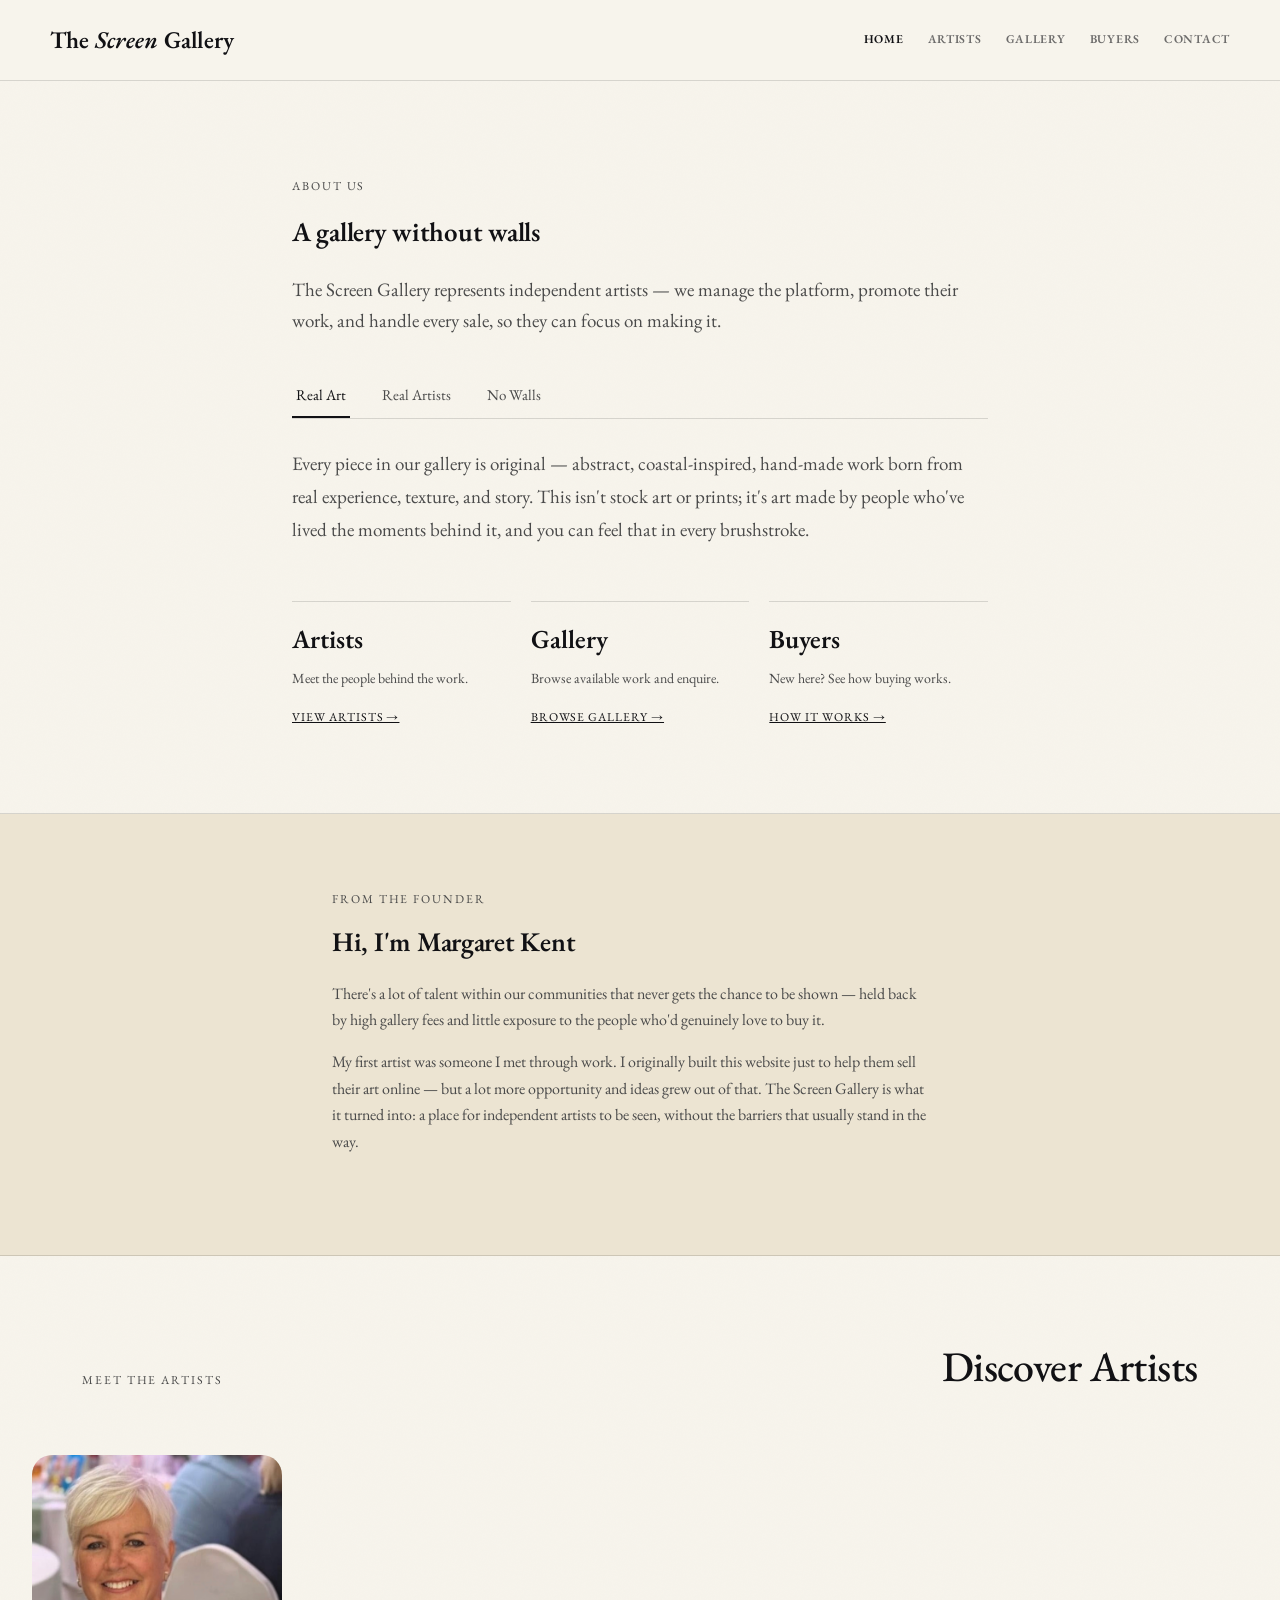
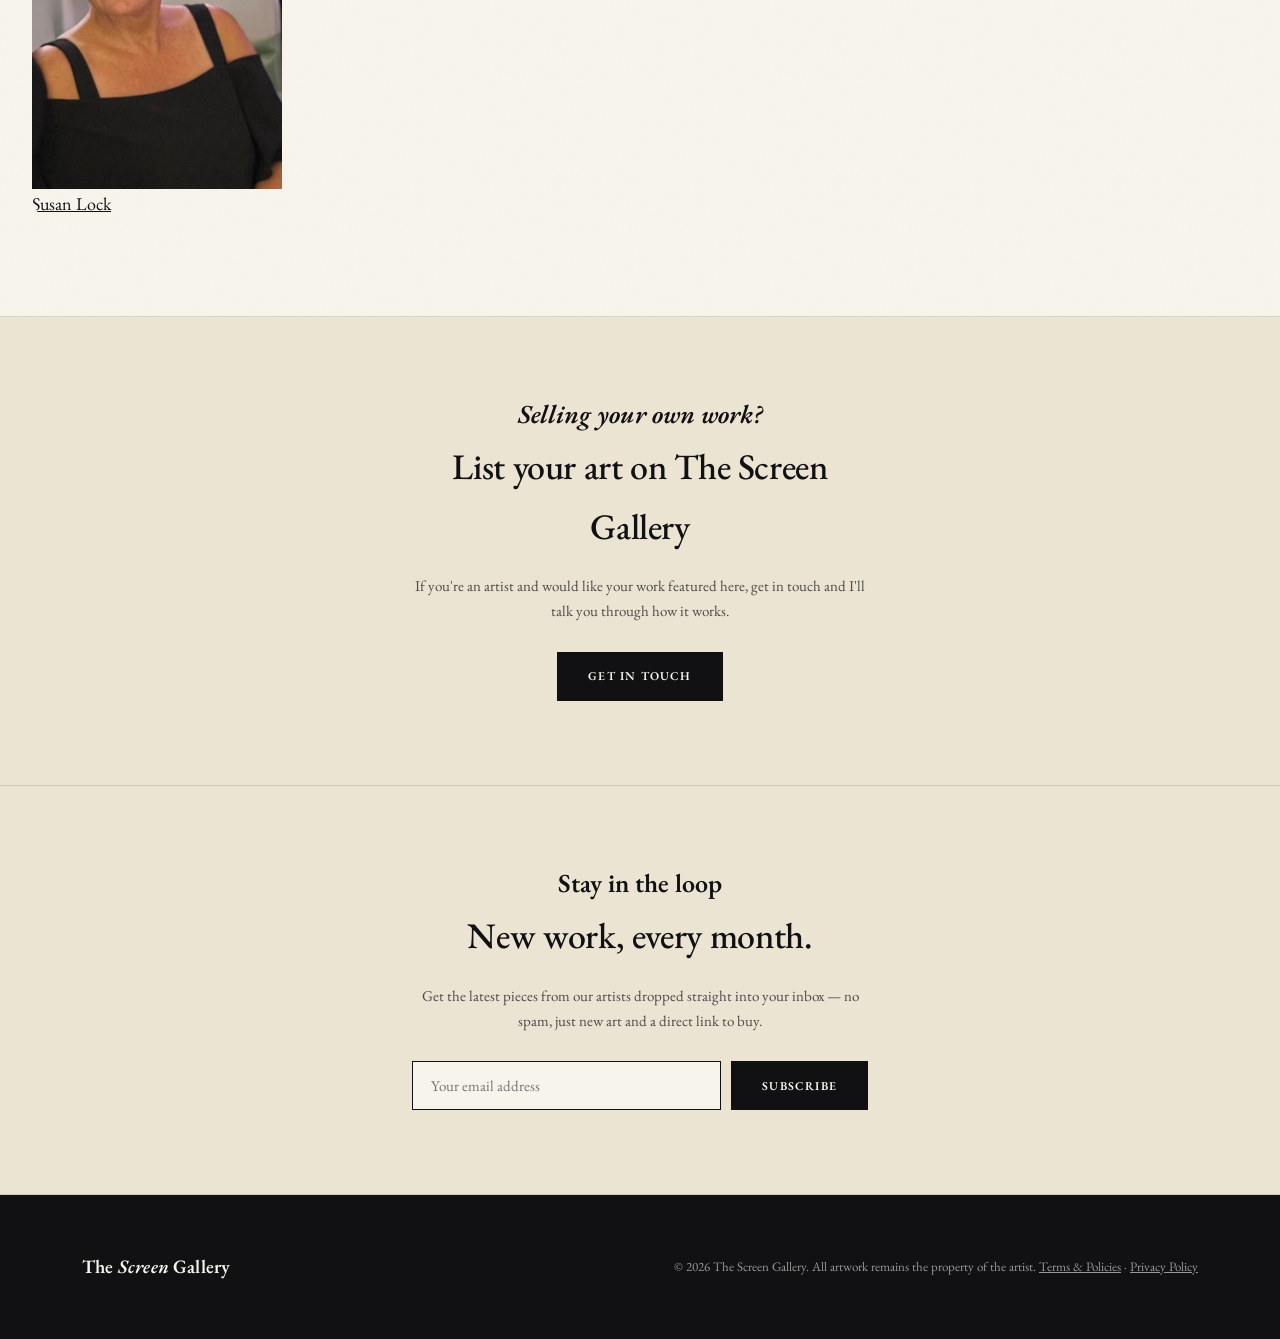
<file: index.html>
<!DOCTYPE html>
<html lang="en">
<head>
<meta charset="UTF-8">
<meta name="viewport" content="width=device-width, initial-scale=1.0">
<title>The Screen Gallery</title>
<meta name="description" content="An online gallery representing independent artists. Browse original art, meet the artists, and buy directly — no gallery walls required.">
<meta property="og:title" content="The Screen Gallery">
<meta property="og:description" content="An online gallery representing independent artists. Browse original art, meet the artists, and buy directly — no gallery walls required.">
<meta property="og:type" content="website">
<meta property="og:url" content="https://thescreengallery.shop/index.html">
<meta name="twitter:card" content="summary_large_image">
<link rel="preconnect" href="https://fonts.googleapis.com">
<link href="https://fonts.googleapis.com/css2?family=EB+Garamond:ital,wght@0,400;0,500;0,600;0,700;1,400;1,500;1,600&display=swap" rel="stylesheet">
<link rel="stylesheet" href="style.css">

<!-- Google Analytics — replace G-XXXXXXXXXX with your real GA4 Measurement ID -->
<script async src="https://www.googletagmanager.com/gtag/js?id=G-XXXXXXXXXX"></script>
<script>
  window.dataLayer = window.dataLayer || [];
  function gtag(){dataLayer.push(arguments);}
  gtag('js', new Date());
  gtag('config', 'G-XXXXXXXXXX');
</script>

<script type="application/ld+json">
{
  "@context": "https://schema.org",
  "@type": "OnlineStore",
  "name": "The Screen Gallery",
  "url": "https://thescreengallery.shop",
  "description": "An online gallery representing independent artists, selling original artwork directly to buyers.",
  "email": "thescreengallery.shop@gmail.com"
}
</script>
</head>
<body>

<header>
  <div class="container nav">
    <div class="brand">The <em>Screen</em> Gallery</div>
    <nav class="links">
      <a href="index.html" class="current">Home</a>
      <a href="artists.html">Artists</a>
      <a href="gallery.html">Gallery</a>
      <a href="buyers.html">Buyers</a>
      <a href="contact.html">Contact</a>
    </nav>
  </div>
</header>

<section class="about-us" id="about">
  <div class="container about-us-inner">
    <span class="eyebrow-sm reveal">About us</span>
    <h2 class="reveal">A gallery without walls</h2>
    <p class="about-lede reveal">The Screen Gallery represents independent artists — we manage the platform, promote their work, and handle every sale, so they can focus on making it.</p>

    <div class="about-tabs reveal" id="aboutTabs">
      <button class="about-tab active" data-tab="0">Real Art</button>
      <button class="about-tab" data-tab="1">Real Artists</button>
      <button class="about-tab" data-tab="2">No Walls</button>
    </div>

    <div class="about-panels">
      <p class="about-panel active" data-panel="0">Every piece in our gallery is original — abstract, coastal-inspired, hand-made work born from real experience, texture, and story. This isn't stock art or prints; it's art made by people who've lived the moments behind it, and you can feel that in every brushstroke.</p>
      <p class="about-panel" data-panel="1">We work with independent artists — people who've turned careers, setbacks, and lifelong passions into a body of work. The Screen Gallery helps them reach buyers they wouldn't otherwise find, handling the website, sales, and promotion, so they can focus on what they do best: creating.</p>
      <p class="about-panel" data-panel="2">Traditional galleries come with real barriers — expensive wall space, steep commission rates, and limited visibility. The Screen Gallery removes those walls: lower costs, wider exposure, and a platform that's genuinely accessible to any independent artist ready to share their work with the world.</p>
    </div>

    <div class="about-links">
      <a href="artists.html" class="about-link-card">
        <span class="num">Artists</span>
        <p>Meet the people behind the work.</p>
        <span class="go">View artists &rarr;</span>
      </a>
      <a href="gallery.html" class="about-link-card">
        <span class="num">Gallery</span>
        <p>Browse available work and enquire.</p>
        <span class="go">Browse gallery &rarr;</span>
      </a>
      <a href="buyers.html" class="about-link-card">
        <span class="num">Buyers</span>
        <p>New here? See how buying works.</p>
        <span class="go">How it works &rarr;</span>
      </a>
    </div>
  </div>
</section>

<section class="owner">
  <div class="container owner-inner">
    <div class="owner-text">
      <span class="eyebrow-sm">From the founder</span>
      <h2>Hi, I'm Margaret Kent</h2>
      <p>There's a lot of talent within our communities that never gets the chance to be shown — held back by high gallery fees and little exposure to the people who'd genuinely love to buy it.</p>
      <p>My first artist was someone I met through work. I originally built this website just to help them sell their art online — but a lot more opportunity and ideas grew out of that. The Screen Gallery is what it turned into: a place for independent artists to be seen, without the barriers that usually stand in the way.</p>
    </div>
  </div>
</section>

<section class="look-strip">
  <div class="container">
    <div class="section-head">
      <span class="eyebrow-sm">Meet the artists</span>
      <h2>Discover Artists</h2>
    </div>
  </div>
  <div class="look-row">
    <a class="look-item" href="artists/susan-lock.html">
      <div class="look-art"><img src="IMG_5855.jpeg" alt="Susan Lock"></div>
      <div class="look-caption"><span>Susan Lock</span></div>
    </a>
  </div>
</section>

<section class="for-artists" id="for-artists">
  <div class="container for-artists-inner">
    <span class="script for-artists-script">Selling your own work?</span>
    <h2>List your art on The Screen Gallery</h2>
    <p>If you're an artist and would like your work featured here, get in touch and I'll talk you through how it works.</p>
    <a class="btn" href="contact.html">Get in touch</a>
  </div>
</section>

<section class="newsletter">
  <div class="container newsletter-inner">
    <span class="script" style="font-size:26px; display:block; margin-bottom:10px;">Stay in the loop</span>
    <h2>New work, every month.</h2>
    <p>Get the latest pieces from our artists dropped straight into your inbox — no spam, just new art and a direct link to buy.</p>

    <form class="newsletter-form" id="newsletterForm">
      <input type="email" id="newsletterEmail" placeholder="Your email address" required>
      <button type="submit" class="btn">Subscribe</button>
    </form>
  </div>
</section>

<script>
  // ---- Newsletter signup: opens the visitor's own email app, addressed to you ----
  (function initNewsletter(){
    const form = document.getElementById('newsletterForm');
    if (!form) return;
    form.addEventListener('submit', function(e){
      e.preventDefault();
      const email = document.getElementById('newsletterEmail').value;
      const subject = encodeURIComponent('Newsletter signup — The Screen Gallery');
      const body = encodeURIComponent(
        'I would like to subscribe to the newsletter.\n\nMy email address: ' + email
      );
      window.location.href = 'mailto:thescreengallery.shop@gmail.com?subject=' + subject + '&body=' + body;
    });
  })();
</script>

<footer>
  <div class="container footer-grid">
    <div class="brand">The <em>Screen</em> Gallery</div>
    <p>&copy; 2026 The Screen Gallery. All artwork remains the property of the artist. <a href="terms.html" style="text-decoration:underline; color:inherit;">Terms & Policies</a> &middot; <a href="privacy-policy.html" style="text-decoration:underline; color:inherit;">Privacy Policy</a></p>
  </div>
</footer>



<script>
  // ---- About Us: tab switching + scroll reveal --------------------------
  (function initAbout(){
    const tabs = document.querySelectorAll('.about-tab');
    const panels = document.querySelectorAll('.about-panel');
    tabs.forEach(tab => {
      tab.addEventListener('click', () => {
        tabs.forEach(t => t.classList.remove('active'));
        panels.forEach(p => p.classList.remove('active'));
        tab.classList.add('active');
        document.querySelector(`.about-panel[data-panel="${tab.dataset.tab}"]`).classList.add('active');
      });
    });

    const revealEls = document.querySelectorAll('.reveal');
    if ('IntersectionObserver' in window && revealEls.length) {
      const io = new IntersectionObserver((entries) => {
        entries.forEach(entry => {
          if (entry.isIntersecting) {
            entry.target.classList.add('in-view');
            io.unobserve(entry.target);
          }
        });
      }, { threshold: 0.15 });
      revealEls.forEach(el => io.observe(el));
    } else {
      revealEls.forEach(el => el.classList.add('in-view'));
    }
  })();
</script>



<div class="sticky-cta">
  <a href="gallery.html">Browse Gallery</a>
  <a href="contact.html" class="primary">Get In Touch</a>
</div>

</body>
</html>
</file>
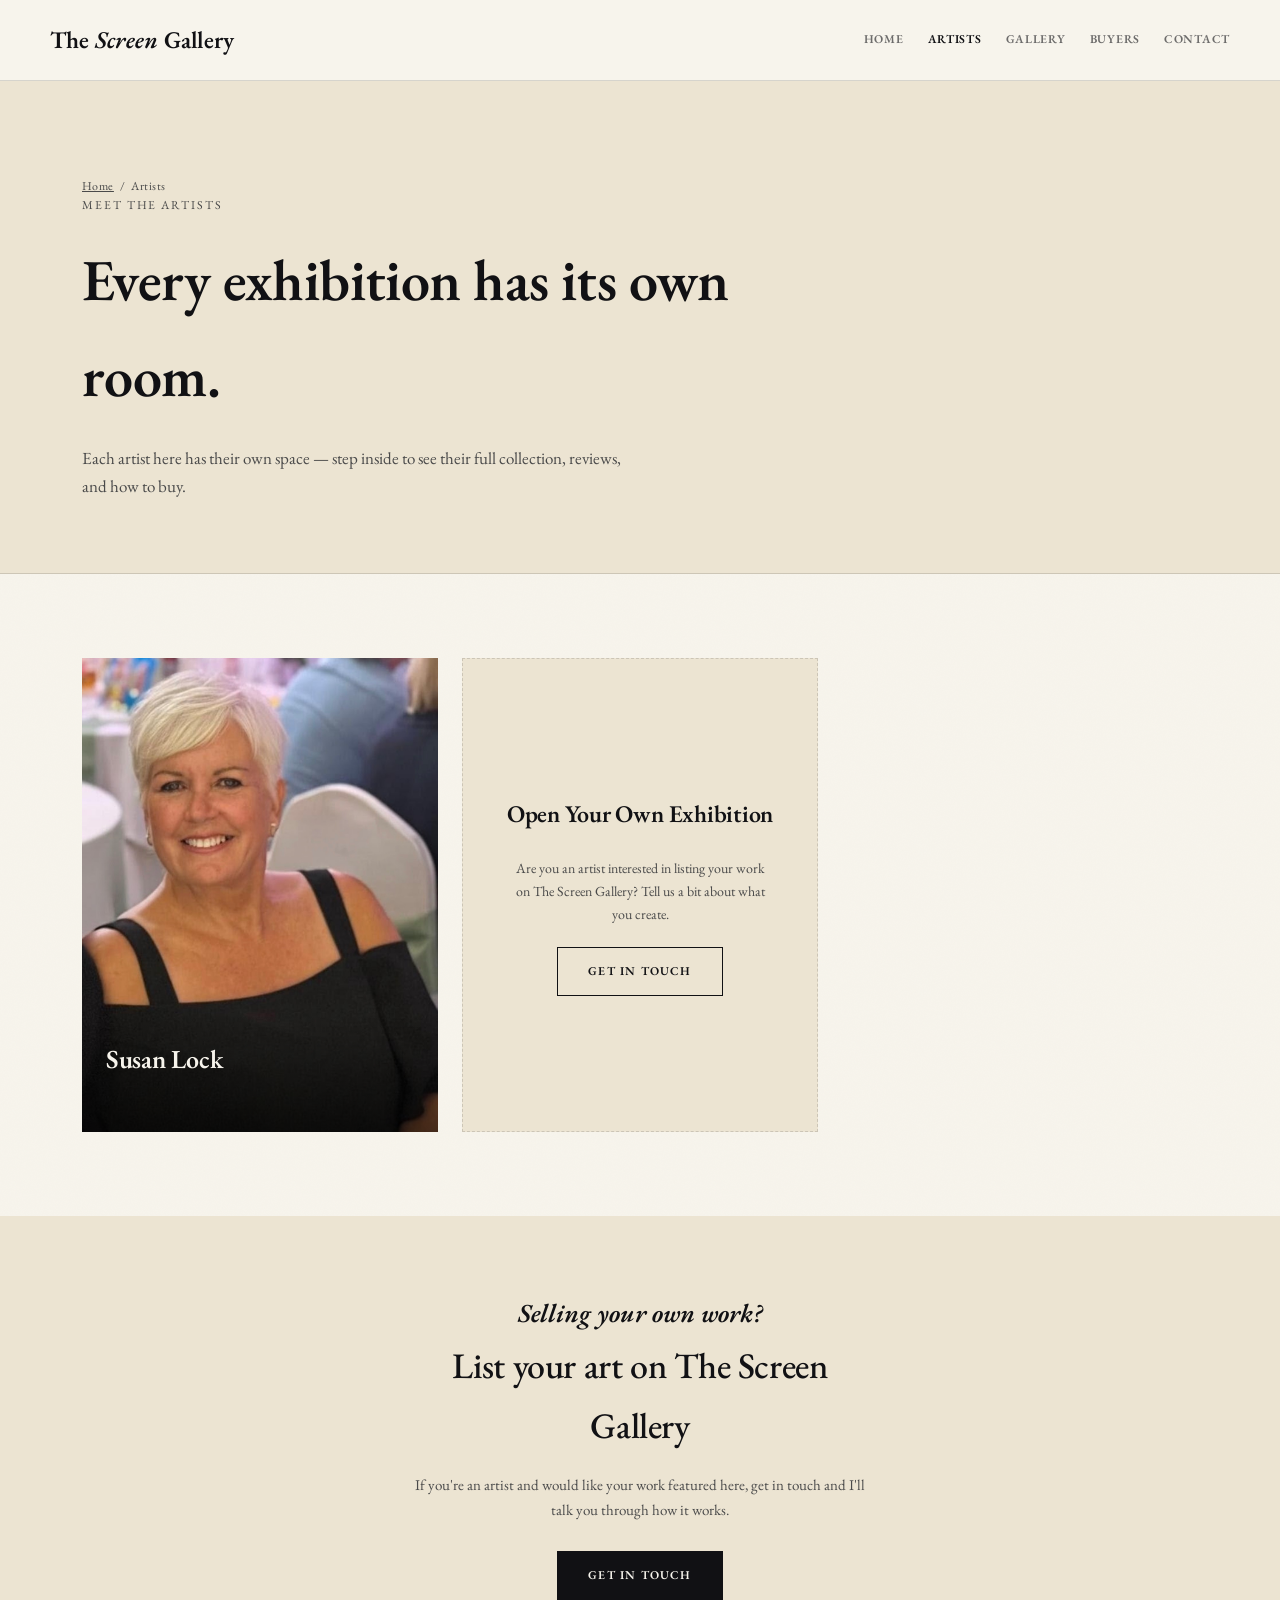
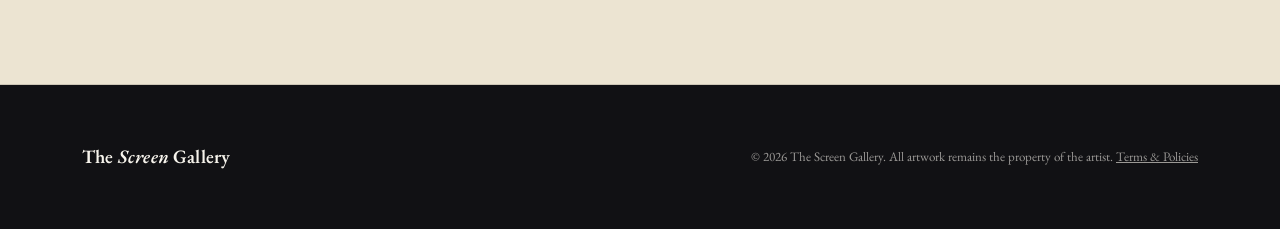
<file: artists.html>
<!DOCTYPE html>
<html lang="en">
<head>
<meta charset="UTF-8">
<meta name="viewport" content="width=device-width, initial-scale=1.0">
<title>Artists — The Screen Gallery</title>
<meta name="description" content="Meet the independent artists behind The Screen Gallery. Each artist has their own exhibition page with available work and reviews.">
<meta property="og:title" content="Artists — The Screen Gallery">
<meta property="og:description" content="Meet the independent artists behind The Screen Gallery. Each artist has their own exhibition page with available work and reviews.">
<meta property="og:type" content="website">
<meta property="og:url" content="https://thescreengallery.shop/artists.html">
<meta name="twitter:card" content="summary_large_image">
<link rel="preconnect" href="https://fonts.googleapis.com">
<link href="https://fonts.googleapis.com/css2?family=EB+Garamond:ital,wght@0,400;0,500;0,600;0,700;1,400;1,500;1,600&display=swap" rel="stylesheet">
<link rel="stylesheet" href="style.css">

<!-- Google Analytics — replace G-XXXXXXXXXX with your real GA4 Measurement ID -->
<script async src="https://www.googletagmanager.com/gtag/js?id=G-XXXXXXXXXX"></script>
<script>
  window.dataLayer = window.dataLayer || [];
  function gtag(){dataLayer.push(arguments);}
  gtag('js', new Date());
  gtag('config', 'G-XXXXXXXXXX');
</script>
</head>
<body>

<header>
  <div class="container nav">
    <div class="brand">The <em>Screen</em> Gallery</div>
    <nav class="links">
      <a href="index.html">Home</a>
      <a href="artists.html" class="current">Artists</a>
      <a href="gallery.html">Gallery</a>
      <a href="buyers.html">Buyers</a>
      <a href="contact.html">Contact</a>
    </nav>
  </div>
</header>

<section class="page-hero">
  <div class="container">
    <div class="breadcrumbs"><a href="index.html">Home</a><span>/</span>Artists</div>
    <span class="eyebrow">Meet the artists</span>
    <h1>Every exhibition has its own room.</h1>
    <p class="lede">Each artist here has their own space — step inside to see their full collection, reviews, and how to buy.</p>
  </div>
</section>

<section class="featured">
  <div class="container">
    <div class="exhibit-grid">


      <a class="exhibit-card" href="artists/susan-lock.html">
        <div class="exhibit-art"><img src="IMG_5855.jpeg" alt="Susan Lock"></div>
        <div class="exhibit-info">
          <h3>Susan Lock</h3>
          <span class="exhibit-enter">Enter exhibition &rarr;</span>
        </div>
      </a>

      <div class="exhibit-card exhibit-cta">
        <h3>Open Your Own Exhibition</h3>
        <p>Are you an artist interested in listing your work on The Screen Gallery? Tell us a bit about what you create.</p>
        <a class="btn ghost" href="mailto:thescreengallery.shop@gmail.com?subject=I%27d%20like%20to%20list%20my%20work%20on%20The%20Screen%20Gallery">Get In Touch</a>
      </div>

    </div>
  </div>
</section>

<section class="for-artists" id="for-artists">
  <div class="container for-artists-inner">
    <span class="script for-artists-script">Selling your own work?</span>
    <h2>List your art on The Screen Gallery</h2>
    <p>If you're an artist and would like your work featured here, get in touch and I'll talk you through how it works.</p>
    <a class="btn" href="contact.html">Get in touch</a>
  </div>
</section>

<footer>
  <div class="container footer-grid">
    <div class="brand">The <em>Screen</em> Gallery</div>
    <p>&copy; 2026 The Screen Gallery. All artwork remains the property of the artist. <a href="terms.html" style="text-decoration:underline; color:inherit;">Terms & Policies</a></p>
  </div>
</footer>




<div class="sticky-cta">
  <a href="gallery.html">Browse Gallery</a>
  <a href="contact.html" class="primary">Get In Touch</a>
</div>

</body>
</html>
</file>
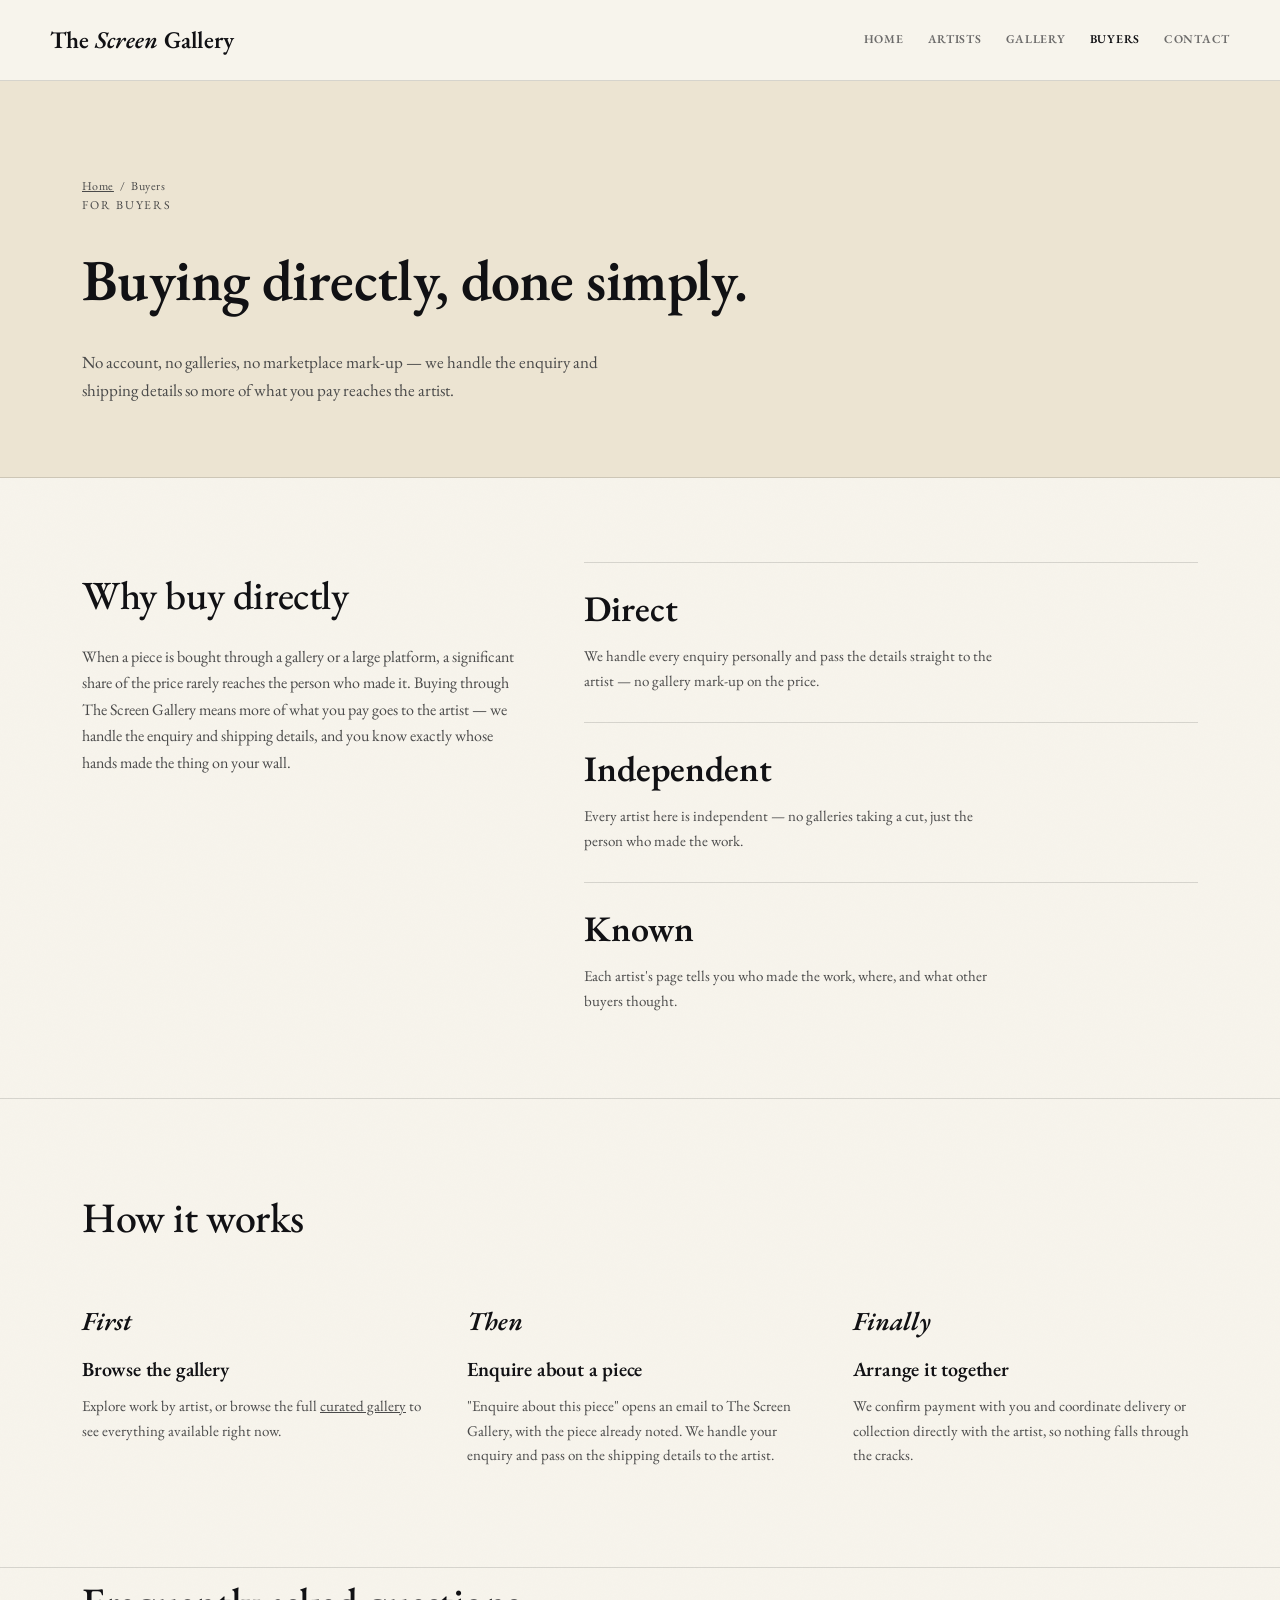
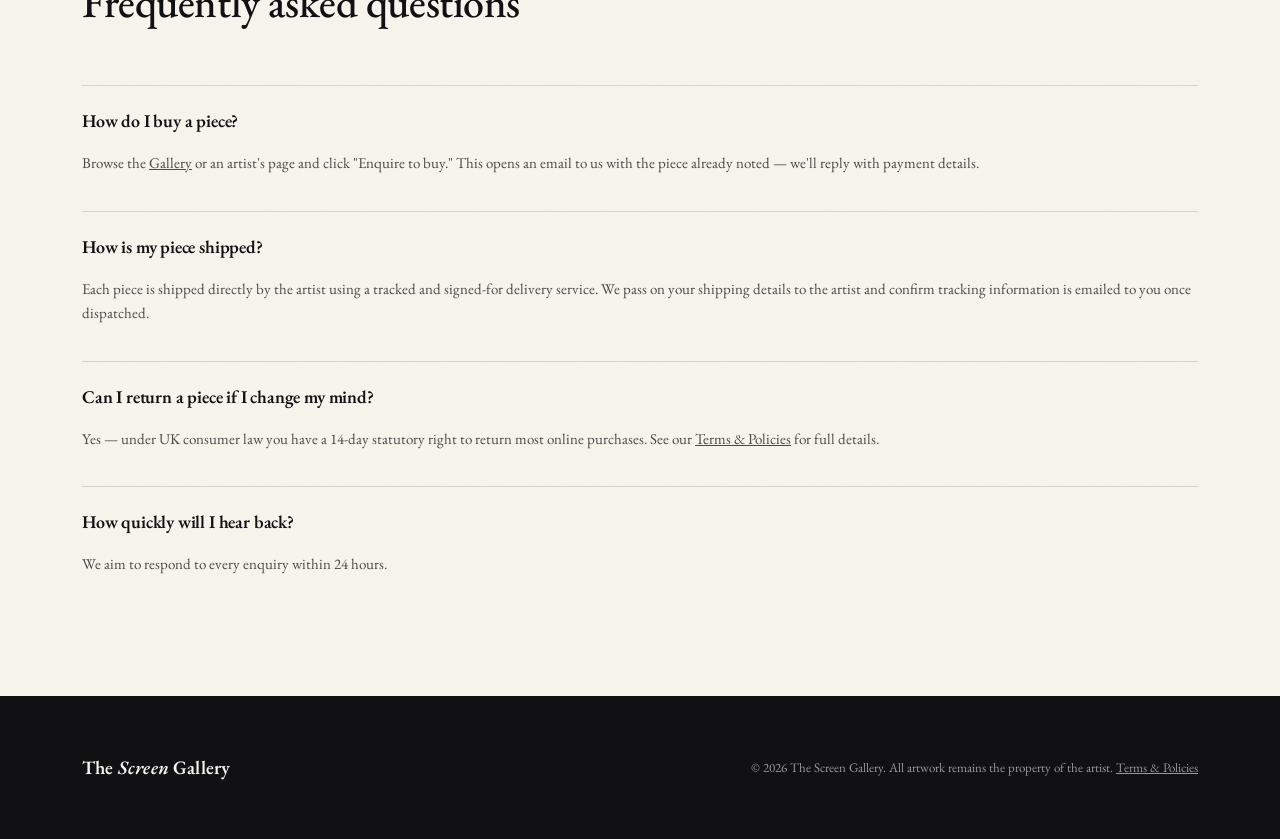
<file: buyers.html>
<!DOCTYPE html>
<html lang="en">
<head>
<meta charset="UTF-8">
<meta name="viewport" content="width=device-width, initial-scale=1.0">
<title>For Buyers — The Screen Gallery</title>
<meta name="description" content="How buying original art through The Screen Gallery works, and why buying direct from independent artists matters.">
<meta property="og:title" content="For Buyers — The Screen Gallery">
<meta property="og:description" content="How buying original art through The Screen Gallery works, and why buying direct from independent artists matters.">
<meta property="og:type" content="website">
<meta property="og:url" content="https://thescreengallery.shop/buyers.html">
<meta name="twitter:card" content="summary_large_image">
<link rel="preconnect" href="https://fonts.googleapis.com">
<link href="https://fonts.googleapis.com/css2?family=EB+Garamond:ital,wght@0,400;0,500;0,600;0,700;1,400;1,500;1,600&display=swap" rel="stylesheet">
<link rel="stylesheet" href="style.css">

<!-- Google Analytics — replace G-XXXXXXXXXX with your real GA4 Measurement ID -->
<script async src="https://www.googletagmanager.com/gtag/js?id=G-XXXXXXXXXX"></script>
<script>
  window.dataLayer = window.dataLayer || [];
  function gtag(){dataLayer.push(arguments);}
  gtag('js', new Date());
  gtag('config', 'G-XXXXXXXXXX');
</script>
</head>
<body>

<header>
  <div class="container nav">
    <div class="brand">The <em>Screen</em> Gallery</div>
    <nav class="links">
      <a href="index.html">Home</a>
      <a href="artists.html">Artists</a>
      <a href="gallery.html">Gallery</a>
      <a href="buyers.html" class="current">Buyers</a>
      <a href="contact.html">Contact</a>
    </nav>
  </div>
</header>

<section class="page-hero">
  <div class="container">
    <div class="breadcrumbs"><a href="index.html">Home</a><span>/</span>Buyers</div>
    <span class="eyebrow">For buyers</span>
    <h1>Buying directly, done simply.</h1>
    <p class="lede">No account, no galleries, no marketplace mark-up — we handle the enquiry and shipping details so more of what you pay reaches the artist.</p>
  </div>
</section>

<section class="why">
  <div class="container why-grid">
    <div class="why-copy">
      <h2>Why buy directly</h2>
      <p>When a piece is bought through a gallery or a large platform, a significant share of the price rarely reaches the person who made it. Buying through The Screen Gallery means more of what you pay goes to the artist — we handle the enquiry and shipping details, and you know exactly whose hands made the thing on your wall.</p>
    </div>
    <div class="why-stats">
      <div class="stat">
        <div class="num">Direct</div>
        <p>We handle every enquiry personally and pass the details straight to the artist — no gallery mark-up on the price.</p>
      </div>
      <div class="stat">
        <div class="num">Independent</div>
        <p>Every artist here is independent — no galleries taking a cut, just the person who made the work.</p>
      </div>
      <div class="stat">
        <div class="num">Known</div>
        <p>Each artist's page tells you who made the work, where, and what other buyers thought.</p>
      </div>
    </div>
  </div>
</section>

<section class="how">
  <div class="container">
    <div class="section-head">
      <h2>How it works</h2>
    </div>
    <div class="how-grid">
      <div class="how-step">
        <span class="mark">First</span>
        <h3>Browse the gallery</h3>
        <p>Explore work by artist, or browse the full <a href="gallery.html" style="text-decoration:underline;">curated gallery</a> to see everything available right now.</p>
      </div>
      <div class="how-step">
        <span class="mark">Then</span>
        <h3>Enquire about a piece</h3>
        <p>"Enquire about this piece" opens an email to The Screen Gallery, with the piece already noted. We handle your enquiry and pass on the shipping details to the artist.</p>
      </div>
      <div class="how-step">
        <span class="mark">Finally</span>
        <h3>Arrange it together</h3>
        <p>We confirm payment with you and coordinate delivery or collection directly with the artist, so nothing falls through the cracks.</p>
      </div>
    </div>
  </div>
</section>

<section class="faq">
  <div class="container">
    <div class="section-head">
      <h2>Frequently asked questions</h2>
    </div>
    <div class="faq-item">
      <h3>How do I buy a piece?</h3>
      <p>Browse the <a href="gallery.html" style="text-decoration:underline;">Gallery</a> or an artist's page and click "Enquire to buy." This opens an email to us with the piece already noted — we'll reply with payment details.</p>
    </div>
    <div class="faq-item">
      <h3>How is my piece shipped?</h3>
      <p>Each piece is shipped directly by the artist using a tracked and signed-for delivery service. We pass on your shipping details to the artist and confirm tracking information is emailed to you once dispatched.</p>
    </div>
    <div class="faq-item">
      <h3>Can I return a piece if I change my mind?</h3>
      <p>Yes — under UK consumer law you have a 14-day statutory right to return most online purchases. See our <a href="terms.html" style="text-decoration:underline;">Terms & Policies</a> for full details.</p>
    </div>
    <div class="faq-item">
      <h3>How quickly will I hear back?</h3>
      <p>We aim to respond to every enquiry within 24 hours.</p>
    </div>
  </div>
</section>

<footer>
  <div class="container footer-grid">
    <div class="brand">The <em>Screen</em> Gallery</div>
    <p>&copy; 2026 The Screen Gallery. All artwork remains the property of the artist. <a href="terms.html" style="text-decoration:underline; color:inherit;">Terms & Policies</a></p>
  </div>
</footer>


<div class="sticky-cta">
  <a href="gallery.html">Browse Gallery</a>
  <a href="contact.html" class="primary">Get In Touch</a>
</div>

</body>
</html>
</file>
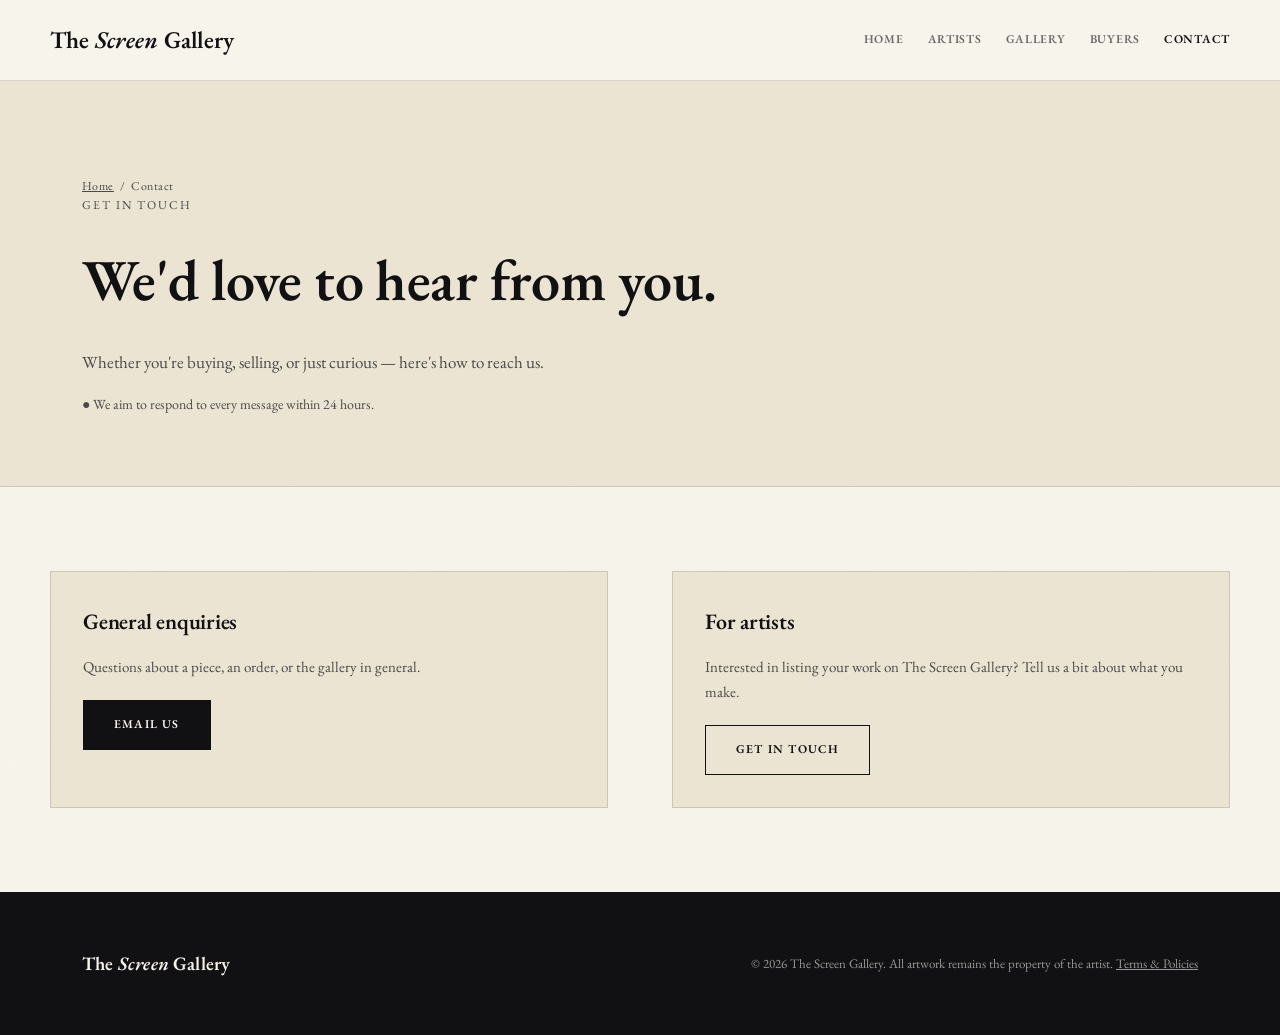
<file: contact.html>
<!DOCTYPE html>
<html lang="en">
<head>
<meta charset="UTF-8">
<meta name="viewport" content="width=device-width, initial-scale=1.0">
<title>Contact — The Screen Gallery</title>
<meta name="description" content="Get in touch with The Screen Gallery — buying enquiries, questions, or interest in listing your own work.">
<meta property="og:title" content="Contact — The Screen Gallery">
<meta property="og:description" content="Get in touch with The Screen Gallery — buying enquiries, questions, or interest in listing your own work.">
<meta property="og:type" content="website">
<meta property="og:url" content="https://thescreengallery.shop/contact.html">
<meta name="twitter:card" content="summary_large_image">
<link rel="preconnect" href="https://fonts.googleapis.com">
<link href="https://fonts.googleapis.com/css2?family=EB+Garamond:ital,wght@0,400;0,500;0,600;0,700;1,400;1,500;1,600&display=swap" rel="stylesheet">
<link rel="stylesheet" href="style.css">

<!-- Google Analytics — replace G-XXXXXXXXXX with your real GA4 Measurement ID -->
<script async src="https://www.googletagmanager.com/gtag/js?id=G-XXXXXXXXXX"></script>
<script>
  window.dataLayer = window.dataLayer || [];
  function gtag(){dataLayer.push(arguments);}
  gtag('js', new Date());
  gtag('config', 'G-XXXXXXXXXX');
</script>
</head>
<body>

<header>
  <div class="container nav">
    <div class="brand">The <em>Screen</em> Gallery</div>
    <nav class="links">
      <a href="index.html">Home</a>
      <a href="artists.html">Artists</a>
      <a href="gallery.html">Gallery</a>
      <a href="buyers.html">Buyers</a>
      <a href="contact.html" class="current">Contact</a>
    </nav>
  </div>
</header>

<section class="page-hero">
  <div class="container">
    <div class="breadcrumbs"><a href="index.html">Home</a><span>/</span>Contact</div>
    <span class="eyebrow">Get in touch</span>
    <h1>We'd love to hear from you.</h1>
    <p class="lede">Whether you're buying, selling, or just curious — here's how to reach us.</p>
    <p style="margin-top:16px; font-size:14px; color:var(--mid);">&#9679; We aim to respond to every message within 24 hours.</p>
  </div>
</section>

<section class="contact-wrap container">

  <div class="contact-card">
    <h3>General enquiries</h3>
    <p>Questions about a piece, an order, or the gallery in general.</p>
    <a class="btn" href="mailto:thescreengallery.shop@gmail.com?subject=General%20enquiry%20%E2%80%94%20The%20Screen%20Gallery">Email us</a>
  </div>

  <div class="contact-card">
    <h3>For artists</h3>
    <p>Interested in listing your work on The Screen Gallery? Tell us a bit about what you make.</p>
    <a class="btn ghost" href="mailto:thescreengallery.shop@gmail.com?subject=I%27d%20like%20to%20list%20my%20work%20on%20The%20Screen%20Gallery&body=Hi%2C%0A%0AI%27m%20an%20artist%20and%20I%27d%20like%20to%20find%20out%20about%20listing%20my%20work%20on%20The%20Screen%20Gallery.%0A%0AMy%20name%3A%0AWhere%20I%27m%20based%3A%0AWhat%20I%20make%3A%0A%0AThanks%2C">Get in touch</a>
  </div>

</section>

<footer>
  <div class="container footer-grid">
    <div class="brand">The <em>Screen</em> Gallery</div>
    <p>&copy; 2026 The Screen Gallery. All artwork remains the property of the artist. <a href="terms.html" style="text-decoration:underline; color:inherit;">Terms & Policies</a></p>
  </div>
</footer>


<div class="sticky-cta">
  <a href="gallery.html">Browse Gallery</a>
  <a href="contact.html" class="primary">Get In Touch</a>
</div>

</body>
</html>
</file>
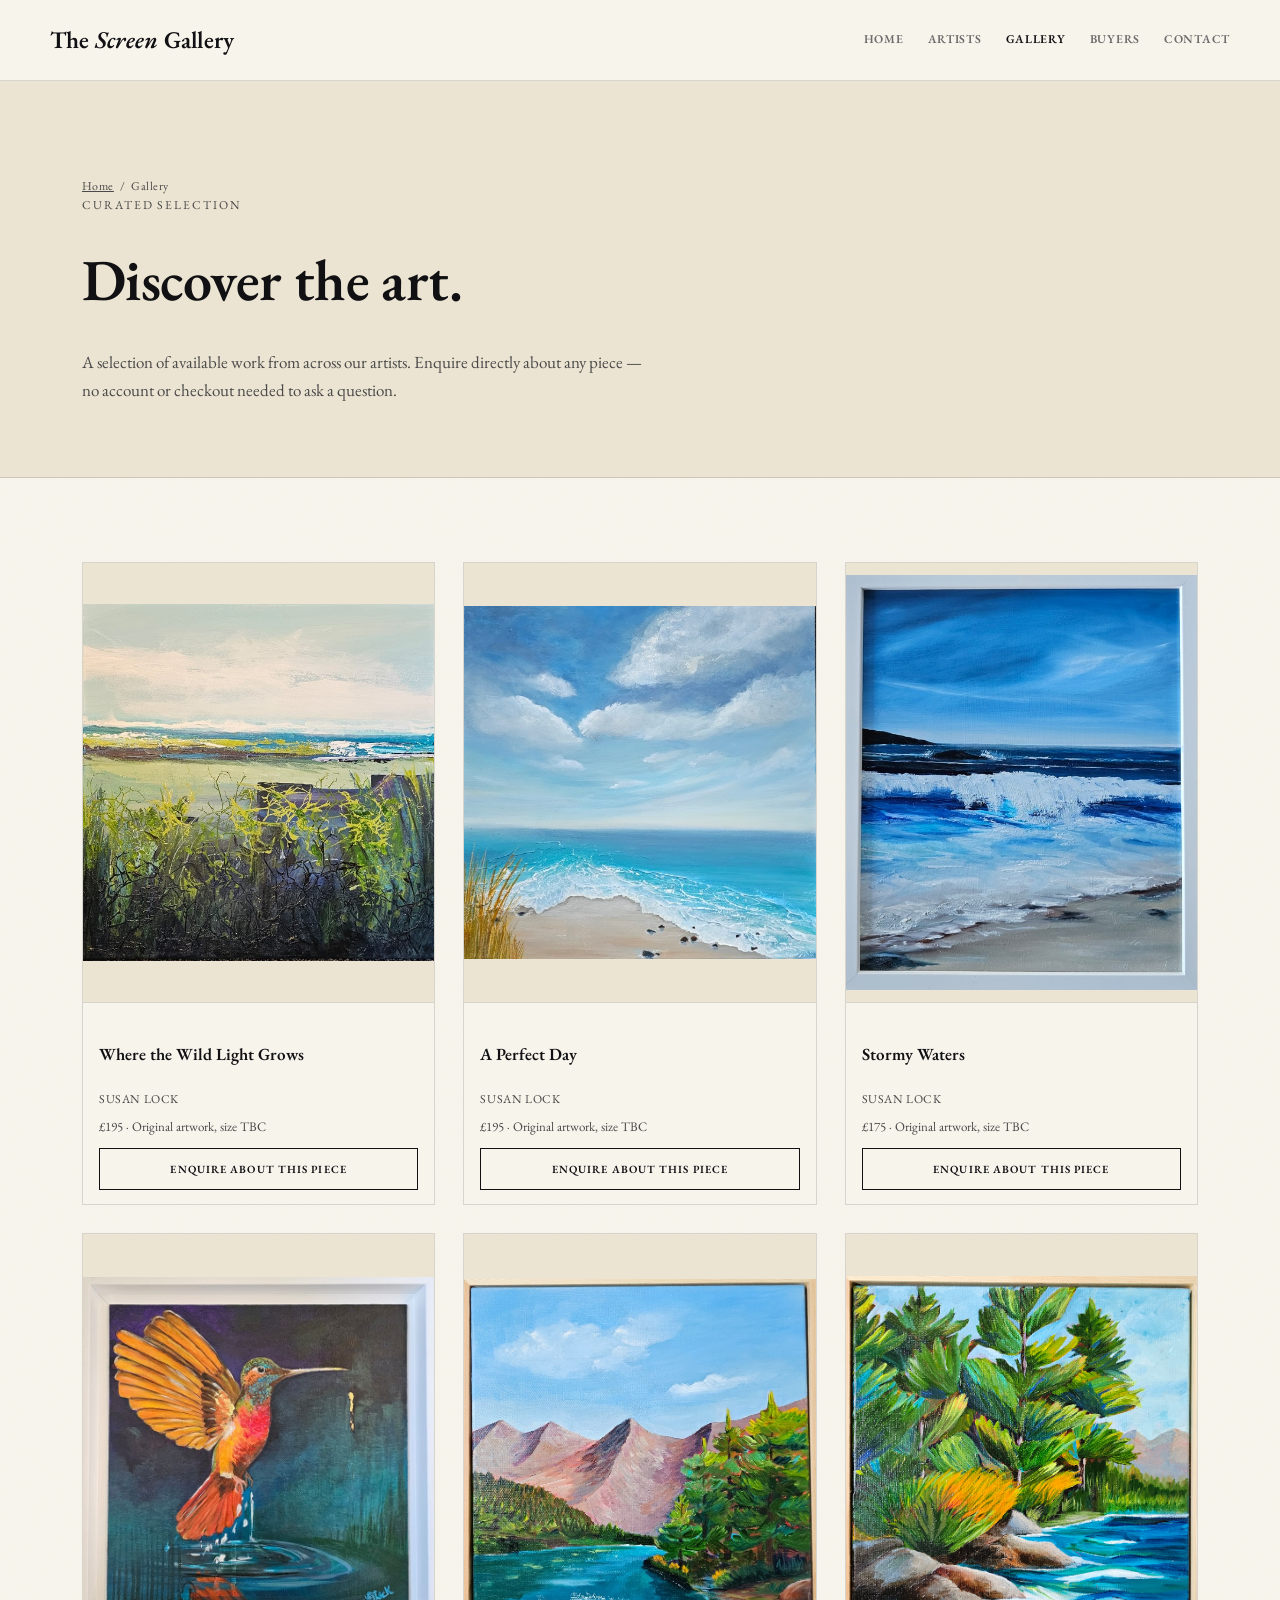
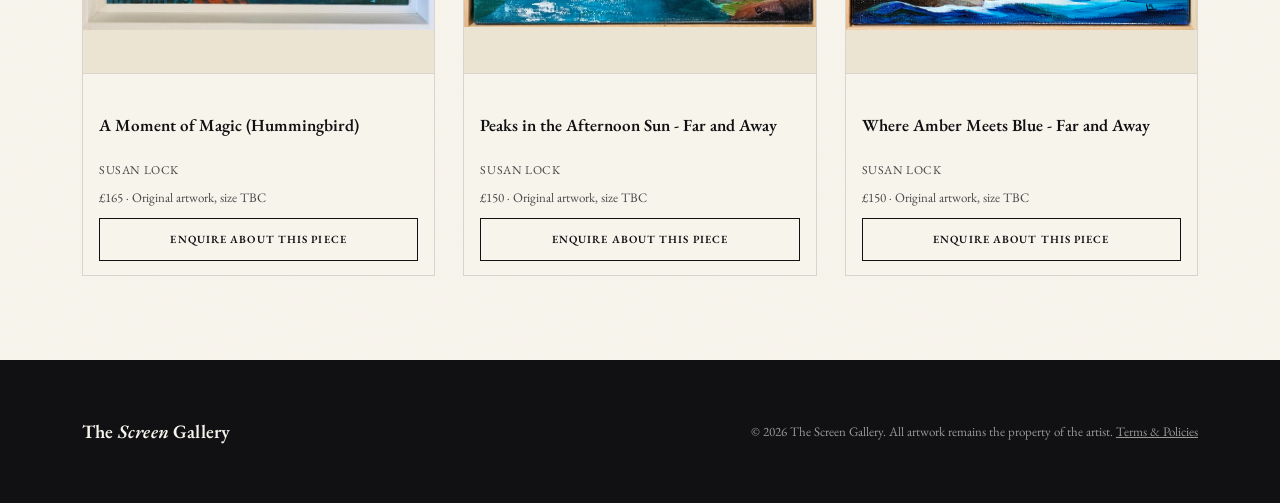
<file: gallery.html>
<!DOCTYPE html>
<html lang="en">
<head>
<meta charset="UTF-8">
<meta name="viewport" content="width=device-width, initial-scale=1.0">
<title>Gallery — The Screen Gallery</title>
<meta name="description" content="Browse a curated selection of original artwork available now. Enquire directly about any piece.">
<meta property="og:title" content="Gallery — The Screen Gallery">
<meta property="og:description" content="Browse a curated selection of original artwork available now. Enquire directly about any piece.">
<meta property="og:type" content="website">
<meta property="og:url" content="https://thescreengallery.shop/gallery.html">
<meta name="twitter:card" content="summary_large_image">
<link rel="preconnect" href="https://fonts.googleapis.com">
<link href="https://fonts.googleapis.com/css2?family=EB+Garamond:ital,wght@0,400;0,500;0,600;0,700;1,400;1,500;1,600&display=swap" rel="stylesheet">
<link rel="stylesheet" href="style.css">

<!-- Google Analytics — replace G-XXXXXXXXXX with your real GA4 Measurement ID -->
<script async src="https://www.googletagmanager.com/gtag/js?id=G-XXXXXXXXXX"></script>
<script>
  window.dataLayer = window.dataLayer || [];
  function gtag(){dataLayer.push(arguments);}
  gtag('js', new Date());
  gtag('config', 'G-XXXXXXXXXX');
</script>
</head>
<body>

<header>
  <div class="container nav">
    <div class="brand">The <em>Screen</em> Gallery</div>
    <nav class="links">
      <a href="index.html">Home</a>
      <a href="artists.html">Artists</a>
      <a href="gallery.html" class="current">Gallery</a>
      <a href="buyers.html">Buyers</a>
      <a href="contact.html">Contact</a>
    </nav>
  </div>
</header>

<section class="page-hero">
  <div class="container">
    <div class="breadcrumbs"><a href="index.html">Home</a><span>/</span>Gallery</div>
    <span class="eyebrow">Curated selection</span>
    <h1>Discover the art.</h1>
    <p class="lede">A selection of available work from across our artists. Enquire directly about any piece — no account or checkout needed to ask a question.</p>
  </div>
</section>

<section class="featured">
  <div class="container">
    <div class="gallery-grid">

      <div class="gallery-piece">
        <div class="gallery-art"><img src="IMG_5790.jpeg" alt="Where the Wild Light Grows, original artwork by Susan Lock"></div>
        <div class="gallery-info">
          <h4>Where the Wild Light Grows</h4>
          <div class="by">Susan Lock</div>
          <div class="price">£195 &middot; Original artwork, size TBC</div>
          <a class="btn small ghost" href="mailto:thescreengallery.shop@gmail.com?cc=susanlock@email.com&subject=Enquiry%3A%20Where%20the%20Wild%20Light%20Grows&body=Hi%2C%0A%0AI%27m%20interested%20in%20%22Where%20the%20Wild%20Light%20Grows%22%20by%20Susan%20Lock%20on%20The%20Screen%20Gallery.%0A%0AThanks%2C">Enquire about this piece</a>
        </div>
      </div>

      <div class="gallery-piece">
        <div class="gallery-art"><img src="IMG_5799.jpeg" alt="A Perfect Day, original artwork by Susan Lock"></div>
        <div class="gallery-info">
          <h4>A Perfect Day</h4>
          <div class="by">Susan Lock</div>
          <div class="price">£195 &middot; Original artwork, size TBC</div>
          <a class="btn small ghost" href="mailto:thescreengallery.shop@gmail.com?cc=susanlock@email.com&subject=Enquiry%3A%20A%20Perfect%20Day&body=Hi%2C%0A%0AI%27m%20interested%20in%20%22A%20Perfect%20Day%22%20by%20Susan%20Lock%20on%20The%20Screen%20Gallery.%0A%0AThanks%2C">Enquire about this piece</a>
        </div>
      </div>

      <div class="gallery-piece">
        <div class="gallery-art"><img src="IMG_5791.jpeg" alt="Stormy Waters, original artwork by Susan Lock"></div>
        <div class="gallery-info">
          <h4>Stormy Waters</h4>
          <div class="by">Susan Lock</div>
          <div class="price">£175 &middot; Original artwork, size TBC</div>
          <a class="btn small ghost" href="mailto:thescreengallery.shop@gmail.com?cc=susanlock@email.com&subject=Enquiry%3A%20Stormy%20Waters&body=Hi%2C%0A%0AI%27m%20interested%20in%20%22Stormy%20Waters%22%20by%20Susan%20Lock%20on%20The%20Screen%20Gallery.%0A%0AThanks%2C">Enquire about this piece</a>
        </div>
      </div>

      <div class="gallery-piece">
        <div class="gallery-art"><img src="IMG_5798.jpeg" alt="A Moment of Magic (Hummingbird), original artwork by Susan Lock"></div>
        <div class="gallery-info">
          <h4>A Moment of Magic (Hummingbird)</h4>
          <div class="by">Susan Lock</div>
          <div class="price">£165 &middot; Original artwork, size TBC</div>
          <a class="btn small ghost" href="mailto:thescreengallery.shop@gmail.com?cc=susanlock@email.com&subject=Enquiry%3A%20A%20Moment%20of%20Magic%20%28Hummingbird%29&body=Hi%2C%0A%0AI%27m%20interested%20in%20%22A%20Moment%20of%20Magic%20%28Hummingbird%29%22%20by%20Susan%20Lock%20on%20The%20Screen%20Gallery.%0A%0AThanks%2C">Enquire about this piece</a>
        </div>
      </div>

      <div class="gallery-piece">
        <div class="gallery-art"><img src="IMG_5793.jpeg" alt="Peaks in the Afternoon Sun - Far and Away, original artwork by Susan Lock"></div>
        <div class="gallery-info">
          <h4>Peaks in the Afternoon Sun - Far and Away</h4>
          <div class="by">Susan Lock</div>
          <div class="price">£150 &middot; Original artwork, size TBC</div>
          <a class="btn small ghost" href="mailto:thescreengallery.shop@gmail.com?cc=susanlock@email.com&subject=Enquiry%3A%20Peaks%20in%20the%20Afternoon%20Sun%20-%20Far%20and%20Away&body=Hi%2C%0A%0AI%27m%20interested%20in%20%22Peaks%20in%20the%20Afternoon%20Sun%20-%20Far%20and%20Away%22%20by%20Susan%20Lock%20on%20The%20Screen%20Gallery.%0A%0AThanks%2C">Enquire about this piece</a>
        </div>
      </div>

      <div class="gallery-piece">
        <div class="gallery-art"><img src="IMG_5788.png" alt="Where Amber Meets Blue - Far and Away, original artwork by Susan Lock"></div>
        <div class="gallery-info">
          <h4>Where Amber Meets Blue - Far and Away</h4>
          <div class="by">Susan Lock</div>
          <div class="price">£150 &middot; Original artwork, size TBC</div>
          <a class="btn small ghost" href="mailto:thescreengallery.shop@gmail.com?cc=susanlock@email.com&subject=Enquiry%3A%20Where%20Amber%20Meets%20Blue%20-%20Far%20and%20Away&body=Hi%2C%0A%0AI%27m%20interested%20in%20%22Where%20Amber%20Meets%20Blue%20-%20Far%20and%20Away%22%20by%20Susan%20Lock%20on%20The%20Screen%20Gallery.%0A%0AThanks%2C">Enquire about this piece</a>
        </div>
      </div>

    </div>
  </div>
</section>

<footer>
  <div class="container footer-grid">
    <div class="brand">The <em>Screen</em> Gallery</div>
    <p>&copy; 2026 The Screen Gallery. All artwork remains the property of the artist. <a href="terms.html" style="text-decoration:underline; color:inherit;">Terms & Policies</a></p>
  </div>
</footer>



<div class="lightbox" id="lightbox">
  <button class="lightbox-close" id="lightboxClose" aria-label="Close">&times;</button>
  <button class="lightbox-nav lightbox-prev" id="lightboxPrev" aria-label="Previous">&larr;</button>
  <div class="lightbox-frame" id="lightboxFrame"></div>
  <div class="lightbox-caption">
    <h4 id="lightboxTitle"></h4>
    <div class="price" id="lightboxPrice"></div>
  </div>
  <button class="lightbox-nav lightbox-next" id="lightboxNext" aria-label="Next">&rarr;</button>
</div>

<script>
  // ---- Tap any painting to view it large ----
  (function initLightbox(){
    const cards = Array.from(document.querySelectorAll('.gallery-piece'));
    if (!cards.length) return;
    const lightbox = document.getElementById('lightbox');
    const frame = document.getElementById('lightboxFrame');
    const titleEl = document.getElementById('lightboxTitle');
    const priceEl = document.getElementById('lightboxPrice');
    let current = 0;
    function render(i){
      current = (i + cards.length) % cards.length;
      const card = cards[current];
      const img = card.querySelector('.gallery-art img');
      const title = card.querySelector('h4').textContent;
      const price = card.querySelector('.price').textContent;
      frame.innerHTML = '<img class="lightbox-img" src="' + img.getAttribute('src') + '" alt="' + title + '">';
      titleEl.textContent = title;
      priceEl.textContent = price;
    }
    function openBox(i){ render(i); lightbox.classList.add('open'); document.body.style.overflow = 'hidden'; }
    function closeBox(){ lightbox.classList.remove('open'); document.body.style.overflow = ''; }
    cards.forEach((card, i) => card.querySelector('.gallery-art').addEventListener('click', () => openBox(i)));
    document.getElementById('lightboxClose').addEventListener('click', closeBox);
    document.getElementById('lightboxPrev').addEventListener('click', () => render(current - 1));
    document.getElementById('lightboxNext').addEventListener('click', () => render(current + 1));
    lightbox.addEventListener('click', (e) => { if (e.target === lightbox) closeBox(); });
    document.addEventListener('keydown', (e) => {
      if (!lightbox.classList.contains('open')) return;
      if (e.key === 'Escape') closeBox();
      if (e.key === 'ArrowLeft') render(current - 1);
      if (e.key === 'ArrowRight') render(current + 1);
    });
  })();
</script>

<div class="sticky-cta">
  <a href="gallery.html">Browse Gallery</a>
  <a href="contact.html" class="primary">Get In Touch</a>
</div>

</body>
</html>
</file>
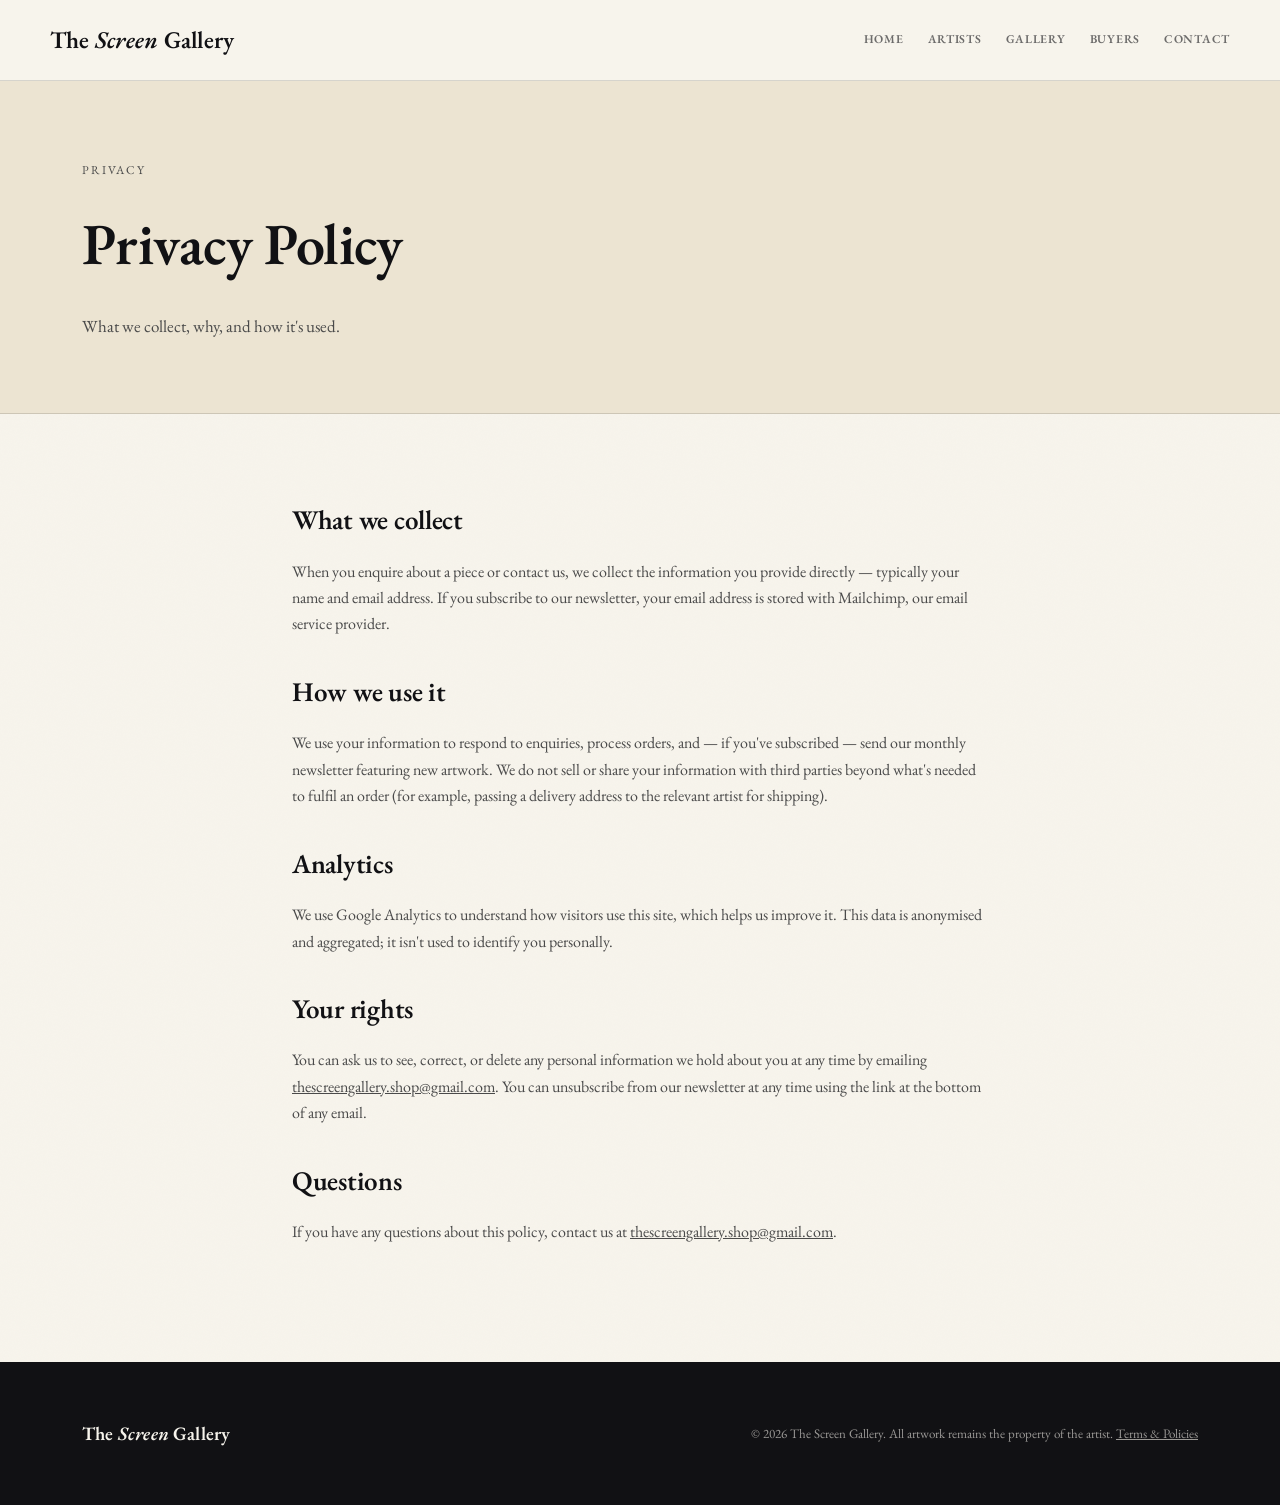
<file: privacy-policy.html>
<!DOCTYPE html>
<html lang="en">
<head>
<meta charset="UTF-8">
<meta name="viewport" content="width=device-width, initial-scale=1.0">
<title>Privacy Policy — The Screen Gallery</title>
<meta name="description" content="How The Screen Gallery collects, uses, and protects your personal information.">
<link rel="preconnect" href="https://fonts.googleapis.com">
<link href="https://fonts.googleapis.com/css2?family=EB+Garamond:ital,wght@0,400;0,500;0,600;0,700;1,400;1,500;1,600&display=swap" rel="stylesheet">
<link rel="stylesheet" href="style.css">
</head>
<body>

<header>
  <div class="container nav">
    <div class="brand">The <em>Screen</em> Gallery</div>
    <nav class="links">
      <a href="index.html">Home</a>
      <a href="artists.html">Artists</a>
      <a href="gallery.html">Gallery</a>
      <a href="buyers.html">Buyers</a>
      <a href="contact.html">Contact</a>
    </nav>
  </div>
</header>

<section class="page-hero">
  <div class="container">
    <span class="eyebrow">Privacy</span>
    <h1>Privacy Policy</h1>
    <p class="lede">What we collect, why, and how it's used.</p>
  </div>
</section>

<section class="featured">
  <div class="container" style="max-width:760px;">

    <h2 style="margin-bottom:14px;">What we collect</h2>
    <p style="color:var(--mid); font-size:16px; margin-bottom:32px;">When you enquire about a piece or contact us, we collect the information you provide directly — typically your name and email address. If you subscribe to our newsletter, your email address is stored with Mailchimp, our email service provider.</p>

    <h2 style="margin-bottom:14px;">How we use it</h2>
    <p style="color:var(--mid); font-size:16px; margin-bottom:32px;">We use your information to respond to enquiries, process orders, and — if you've subscribed — send our monthly newsletter featuring new artwork. We do not sell or share your information with third parties beyond what's needed to fulfil an order (for example, passing a delivery address to the relevant artist for shipping).</p>

    <h2 style="margin-bottom:14px;">Analytics</h2>
    <p style="color:var(--mid); font-size:16px; margin-bottom:32px;">We use Google Analytics to understand how visitors use this site, which helps us improve it. This data is anonymised and aggregated; it isn't used to identify you personally.</p>

    <h2 style="margin-bottom:14px;">Your rights</h2>
    <p style="color:var(--mid); font-size:16px; margin-bottom:32px;">You can ask us to see, correct, or delete any personal information we hold about you at any time by emailing <a href="mailto:thescreengallery.shop@gmail.com" style="text-decoration:underline;">thescreengallery.shop@gmail.com</a>. You can unsubscribe from our newsletter at any time using the link at the bottom of any email.</p>

    <h2 style="margin-bottom:14px;">Questions</h2>
    <p style="color:var(--mid); font-size:16px; margin-bottom:32px;">If you have any questions about this policy, contact us at <a href="mailto:thescreengallery.shop@gmail.com" style="text-decoration:underline;">thescreengallery.shop@gmail.com</a>.</p>

  </div>
</section>

<footer>
  <div class="container footer-grid">
    <div class="brand">The <em>Screen</em> Gallery</div>
    <p>&copy; 2026 The Screen Gallery. All artwork remains the property of the artist. <a href="terms.html" style="text-decoration:underline; color:inherit;">Terms & Policies</a></p>
  </div>
</footer>

</body>
</html>
</file>
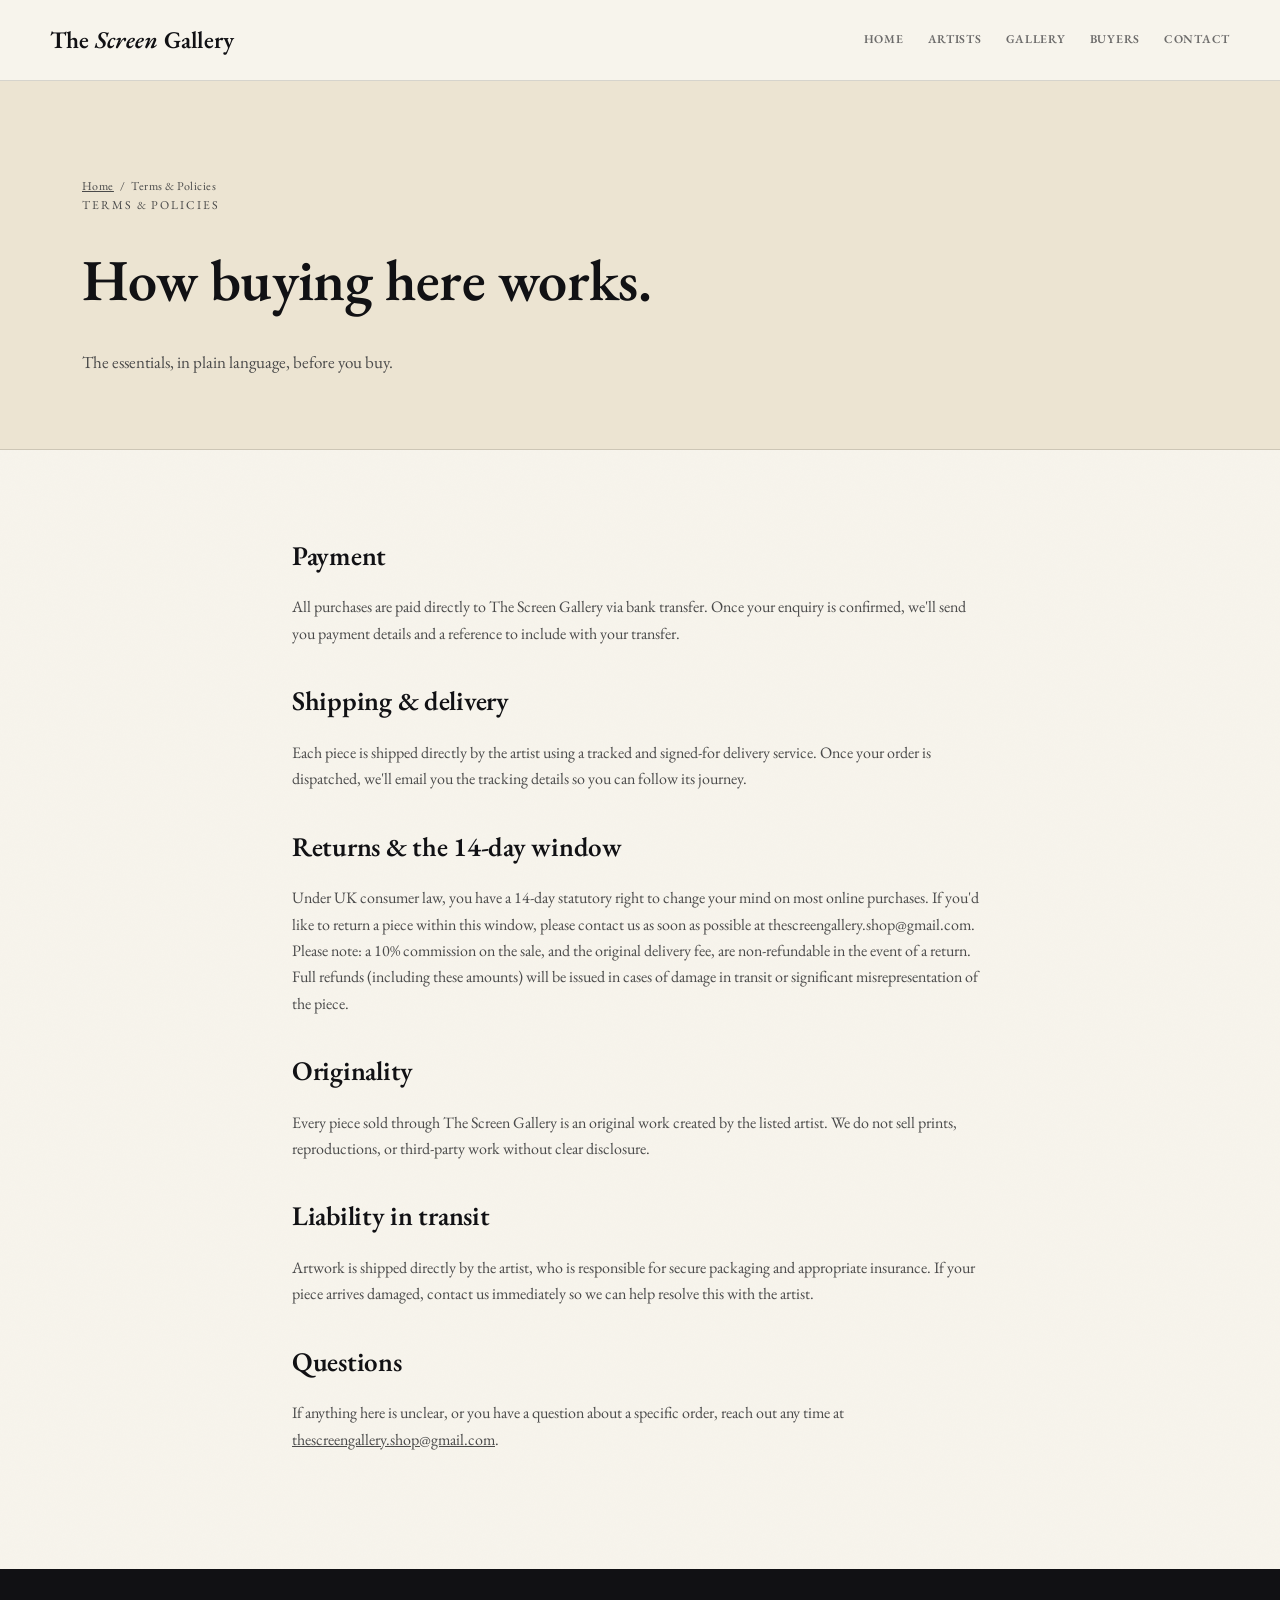
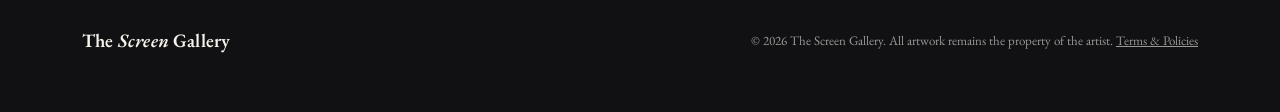
<file: terms.html>
<!DOCTYPE html>
<html lang="en">
<head>
<meta charset="UTF-8">
<meta name="viewport" content="width=device-width, initial-scale=1.0">
<title>Terms & Policies — The Screen Gallery</title>
<meta name="description" content="Payment, shipping, returns, and other essentials for buying through The Screen Gallery.">
<meta property="og:title" content="Terms & Policies — The Screen Gallery">
<meta property="og:description" content="Payment, shipping, returns, and other essentials for buying through The Screen Gallery.">
<meta property="og:type" content="website">
<meta property="og:url" content="https://thescreengallery.shop/terms.html">
<meta name="twitter:card" content="summary_large_image">
<link rel="preconnect" href="https://fonts.googleapis.com">
<link href="https://fonts.googleapis.com/css2?family=EB+Garamond:ital,wght@0,400;0,500;0,600;0,700;1,400;1,500;1,600&display=swap" rel="stylesheet">
<link rel="stylesheet" href="style.css">

<!-- Google Analytics — replace G-XXXXXXXXXX with your real GA4 Measurement ID -->
<script async src="https://www.googletagmanager.com/gtag/js?id=G-XXXXXXXXXX"></script>
<script>
  window.dataLayer = window.dataLayer || [];
  function gtag(){dataLayer.push(arguments);}
  gtag('js', new Date());
  gtag('config', 'G-XXXXXXXXXX');
</script>
</head>
<body>

<header>
  <div class="container nav">
    <div class="brand">The <em>Screen</em> Gallery</div>
    <nav class="links">
      <a href="index.html">Home</a>
      <a href="artists.html">Artists</a>
      <a href="gallery.html">Gallery</a>
      <a href="buyers.html">Buyers</a>
      <a href="contact.html">Contact</a>
    </nav>
  </div>
</header>

<section class="page-hero">
  <div class="container">
    <div class="breadcrumbs"><a href="index.html">Home</a><span>/</span>Terms & Policies</div>
    <span class="eyebrow">Terms & policies</span>
    <h1>How buying here works.</h1>
    <p class="lede">The essentials, in plain language, before you buy.</p>
  </div>
</section>

<section class="featured">
  <div class="container" style="max-width:760px;">

    <h2 style="margin-bottom:14px;">Payment</h2>
    <p style="color:var(--mid); font-size:16px; margin-bottom:32px;">All purchases are paid directly to The Screen Gallery via bank transfer. Once your enquiry is confirmed, we'll send you payment details and a reference to include with your transfer.</p>

    <h2 style="margin-bottom:14px;">Shipping & delivery</h2>
    <p style="color:var(--mid); font-size:16px; margin-bottom:32px;">Each piece is shipped directly by the artist using a tracked and signed-for delivery service. Once your order is dispatched, we'll email you the tracking details so you can follow its journey.</p>

    <h2 style="margin-bottom:14px;">Returns & the 14-day window</h2>
    <p style="color:var(--mid); font-size:16px; margin-bottom:32px;">Under UK consumer law, you have a 14-day statutory right to change your mind on most online purchases. If you'd like to return a piece within this window, please contact us as soon as possible at thescreengallery.shop@gmail.com. Please note: a 10% commission on the sale, and the original delivery fee, are non-refundable in the event of a return. Full refunds (including these amounts) will be issued in cases of damage in transit or significant misrepresentation of the piece.</p>

    <h2 style="margin-bottom:14px;">Originality</h2>
    <p style="color:var(--mid); font-size:16px; margin-bottom:32px;">Every piece sold through The Screen Gallery is an original work created by the listed artist. We do not sell prints, reproductions, or third-party work without clear disclosure.</p>

    <h2 style="margin-bottom:14px;">Liability in transit</h2>
    <p style="color:var(--mid); font-size:16px; margin-bottom:32px;">Artwork is shipped directly by the artist, who is responsible for secure packaging and appropriate insurance. If your piece arrives damaged, contact us immediately so we can help resolve this with the artist.</p>

    <h2 style="margin-bottom:14px;">Questions</h2>
    <p style="color:var(--mid); font-size:16px; margin-bottom:32px;">If anything here is unclear, or you have a question about a specific order, reach out any time at <a href="mailto:thescreengallery.shop@gmail.com" style="text-decoration:underline;">thescreengallery.shop@gmail.com</a>.</p>

  </div>
</section>

<footer>
  <div class="container footer-grid">
    <div class="brand">The <em>Screen</em> Gallery</div>
    <p>&copy; 2026 The Screen Gallery. All artwork remains the property of the artist. <a href="terms.html" style="text-decoration:underline; color:inherit;">Terms & Policies</a></p>
  </div>
</footer>


<div class="sticky-cta">
  <a href="gallery.html">Browse Gallery</a>
  <a href="contact.html" class="primary">Get In Touch</a>
</div>

</body>
</html>
</file>
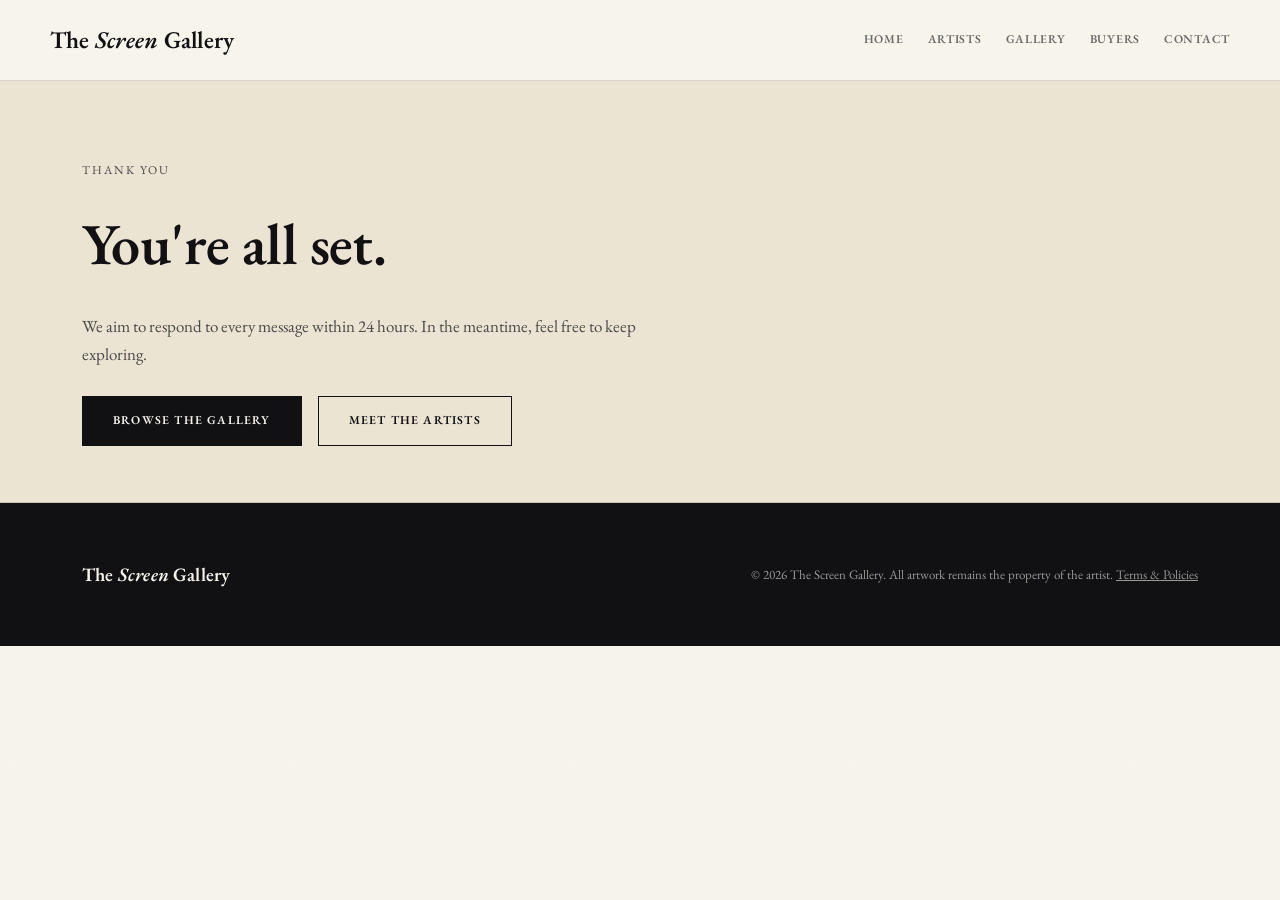
<file: thank-you.html>
<!DOCTYPE html>
<html lang="en">
<head>
<meta charset="UTF-8">
<meta name="viewport" content="width=device-width, initial-scale=1.0">
<title>Thank You — The Screen Gallery</title>
<meta name="description" content="Thank you for reaching out to The Screen Gallery.">
<link rel="preconnect" href="https://fonts.googleapis.com">
<link href="https://fonts.googleapis.com/css2?family=EB+Garamond:ital,wght@0,400;0,500;0,600;0,700;1,400;1,500;1,600&display=swap" rel="stylesheet">
<link rel="stylesheet" href="style.css">
</head>
<body>

<header>
  <div class="container nav">
    <div class="brand">The <em>Screen</em> Gallery</div>
    <nav class="links">
      <a href="index.html">Home</a>
      <a href="artists.html">Artists</a>
      <a href="gallery.html">Gallery</a>
      <a href="buyers.html">Buyers</a>
      <a href="contact.html">Contact</a>
    </nav>
  </div>
</header>

<section class="page-hero">
  <div class="container">
    <span class="eyebrow">Thank you</span>
    <h1>You're all set.</h1>
    <p class="lede">We aim to respond to every message within 24 hours. In the meantime, feel free to keep exploring.</p>
    <div style="margin-top:28px;">
      <a href="gallery.html" class="btn">Browse the gallery</a>
      <a href="artists.html" class="btn ghost" style="margin-left:12px;">Meet the artists</a>
    </div>
  </div>
</section>

<footer>
  <div class="container footer-grid">
    <div class="brand">The <em>Screen</em> Gallery</div>
    <p>&copy; 2026 The Screen Gallery. All artwork remains the property of the artist. <a href="terms.html" style="text-decoration:underline; color:inherit;">Terms & Policies</a></p>
  </div>
</footer>

</body>
</html>
</file>
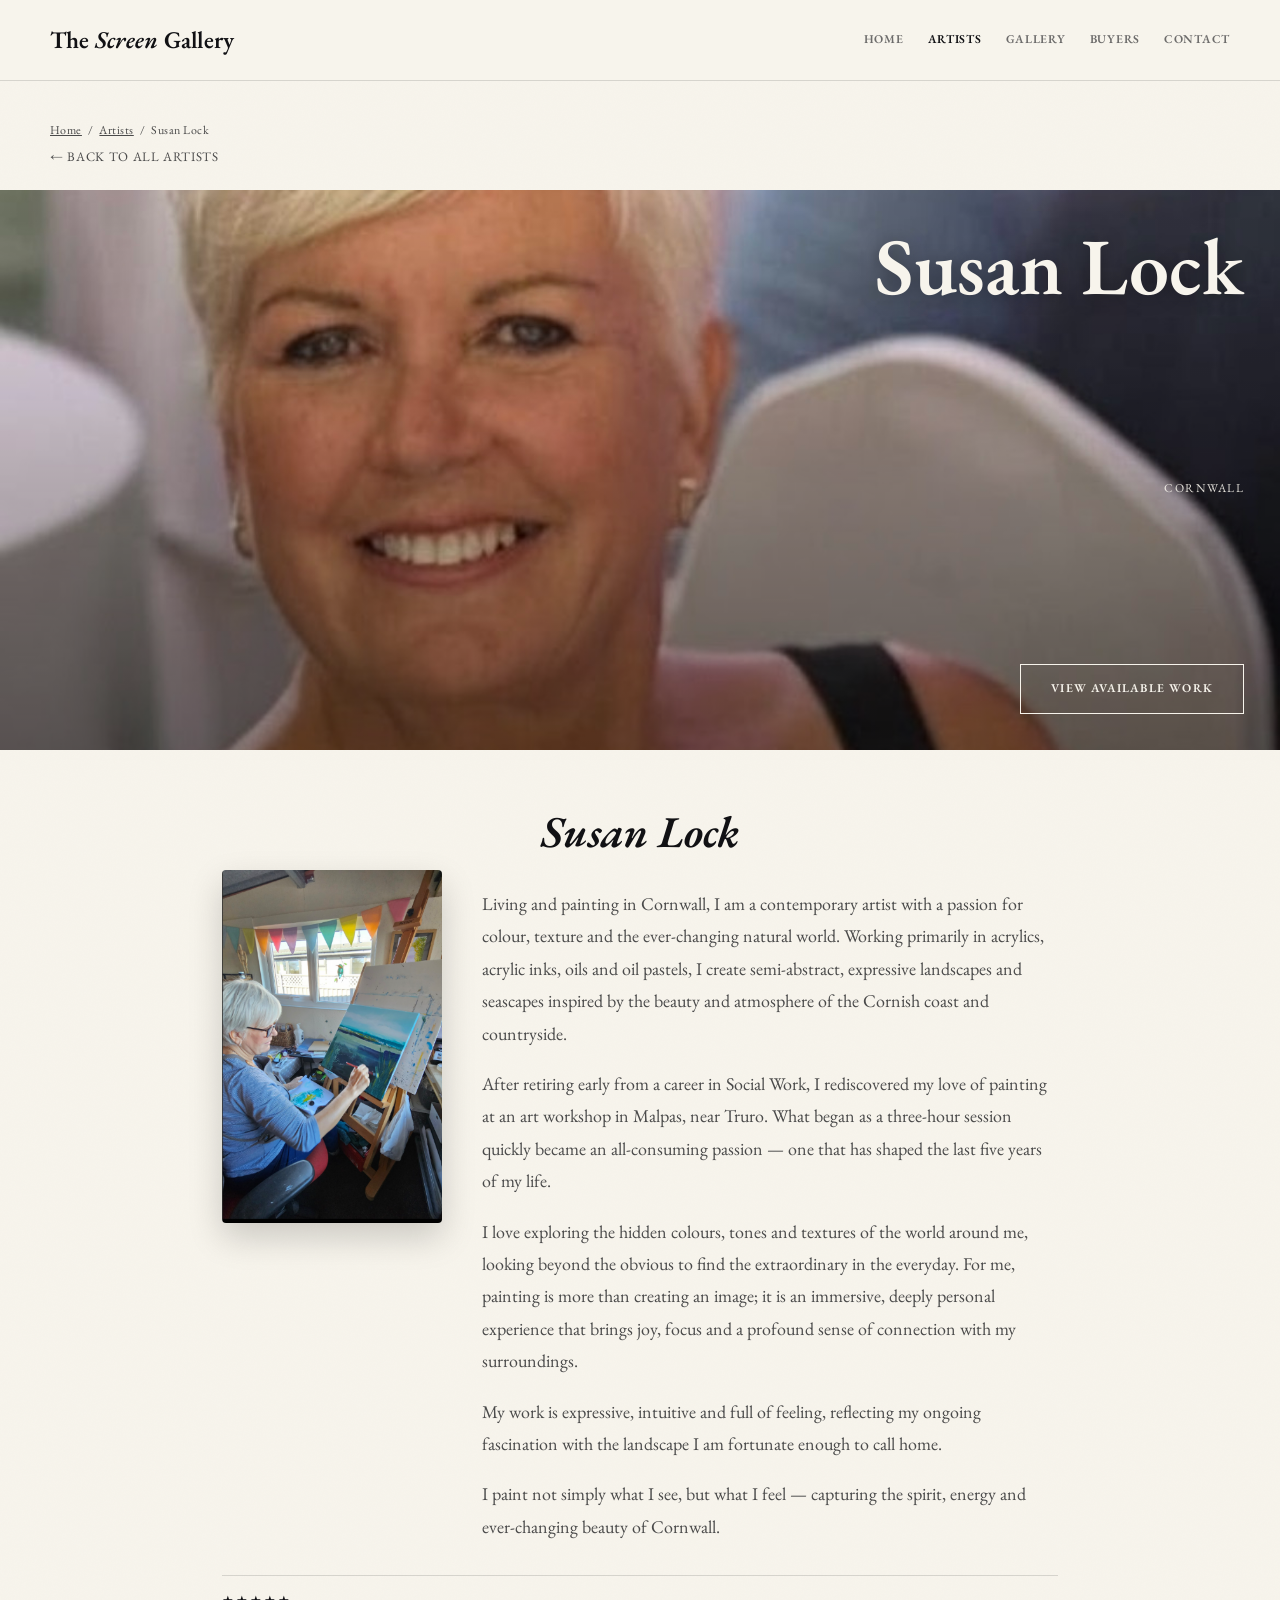
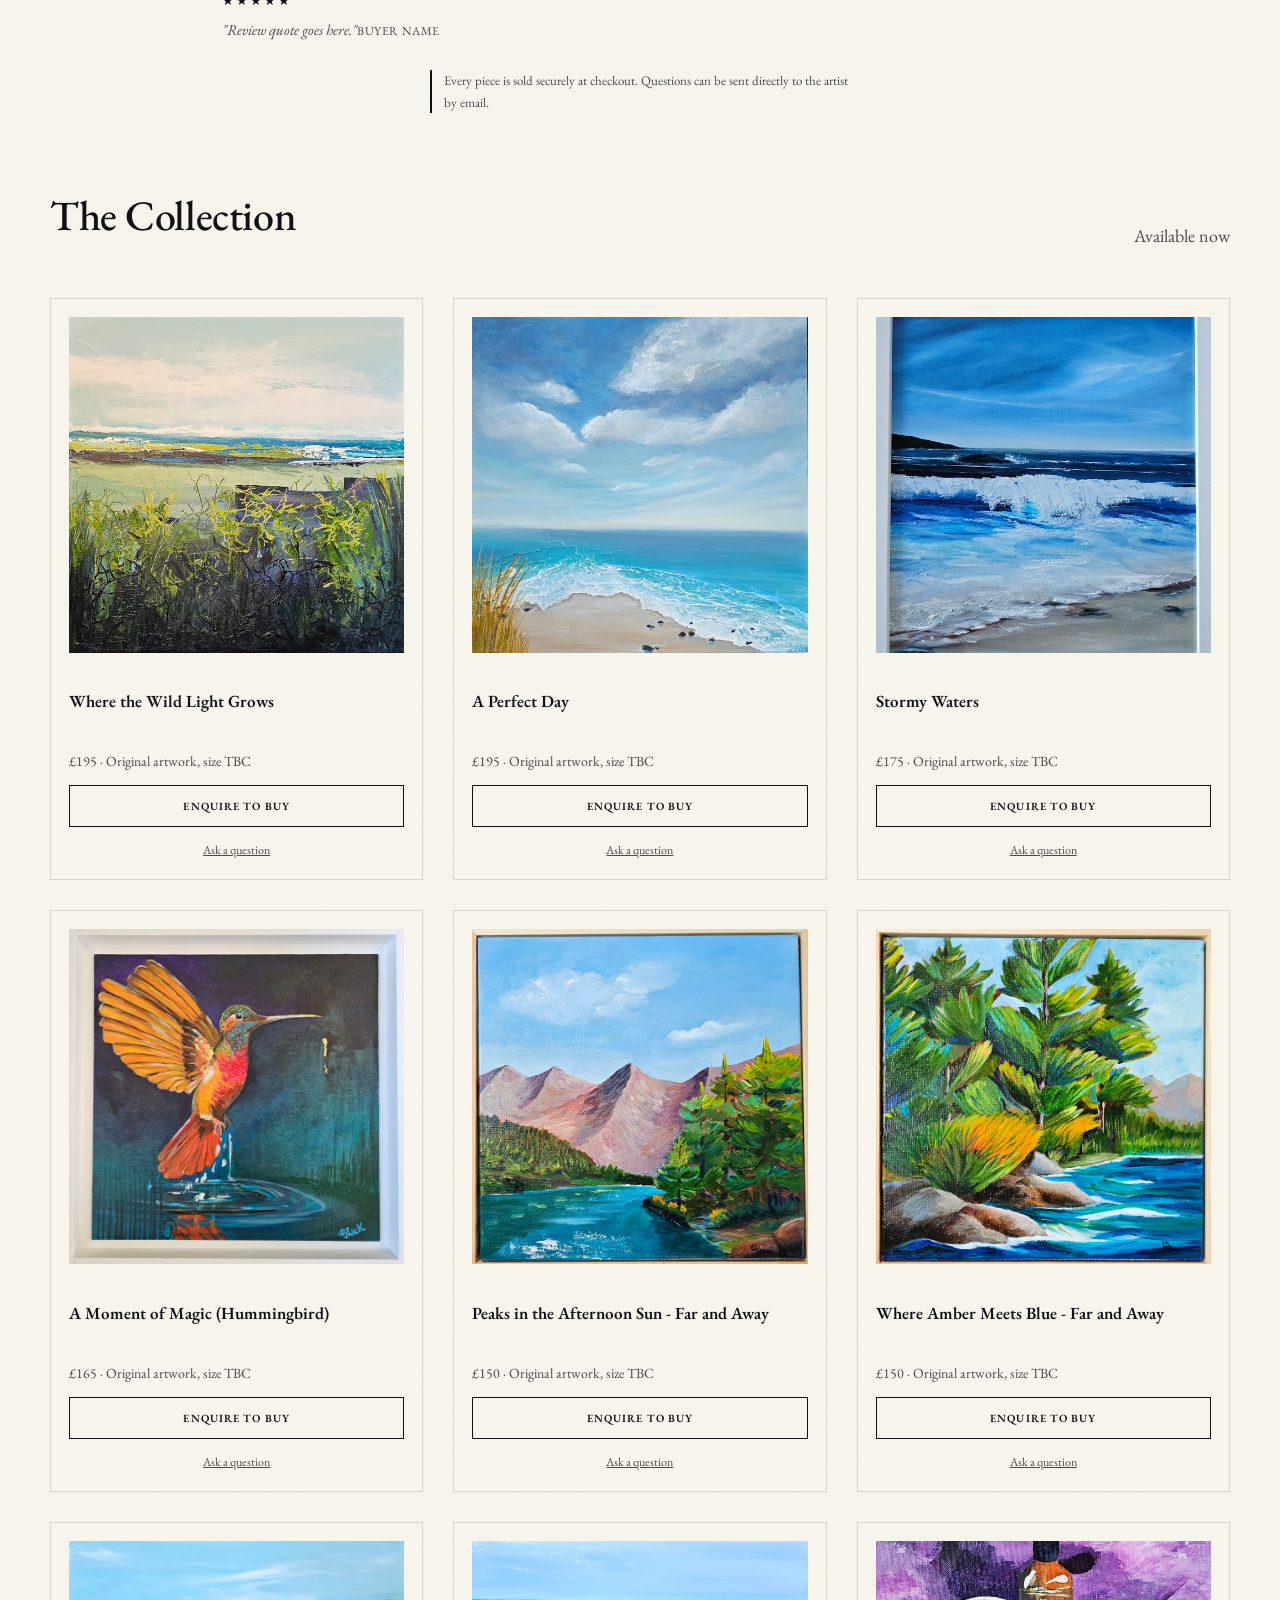
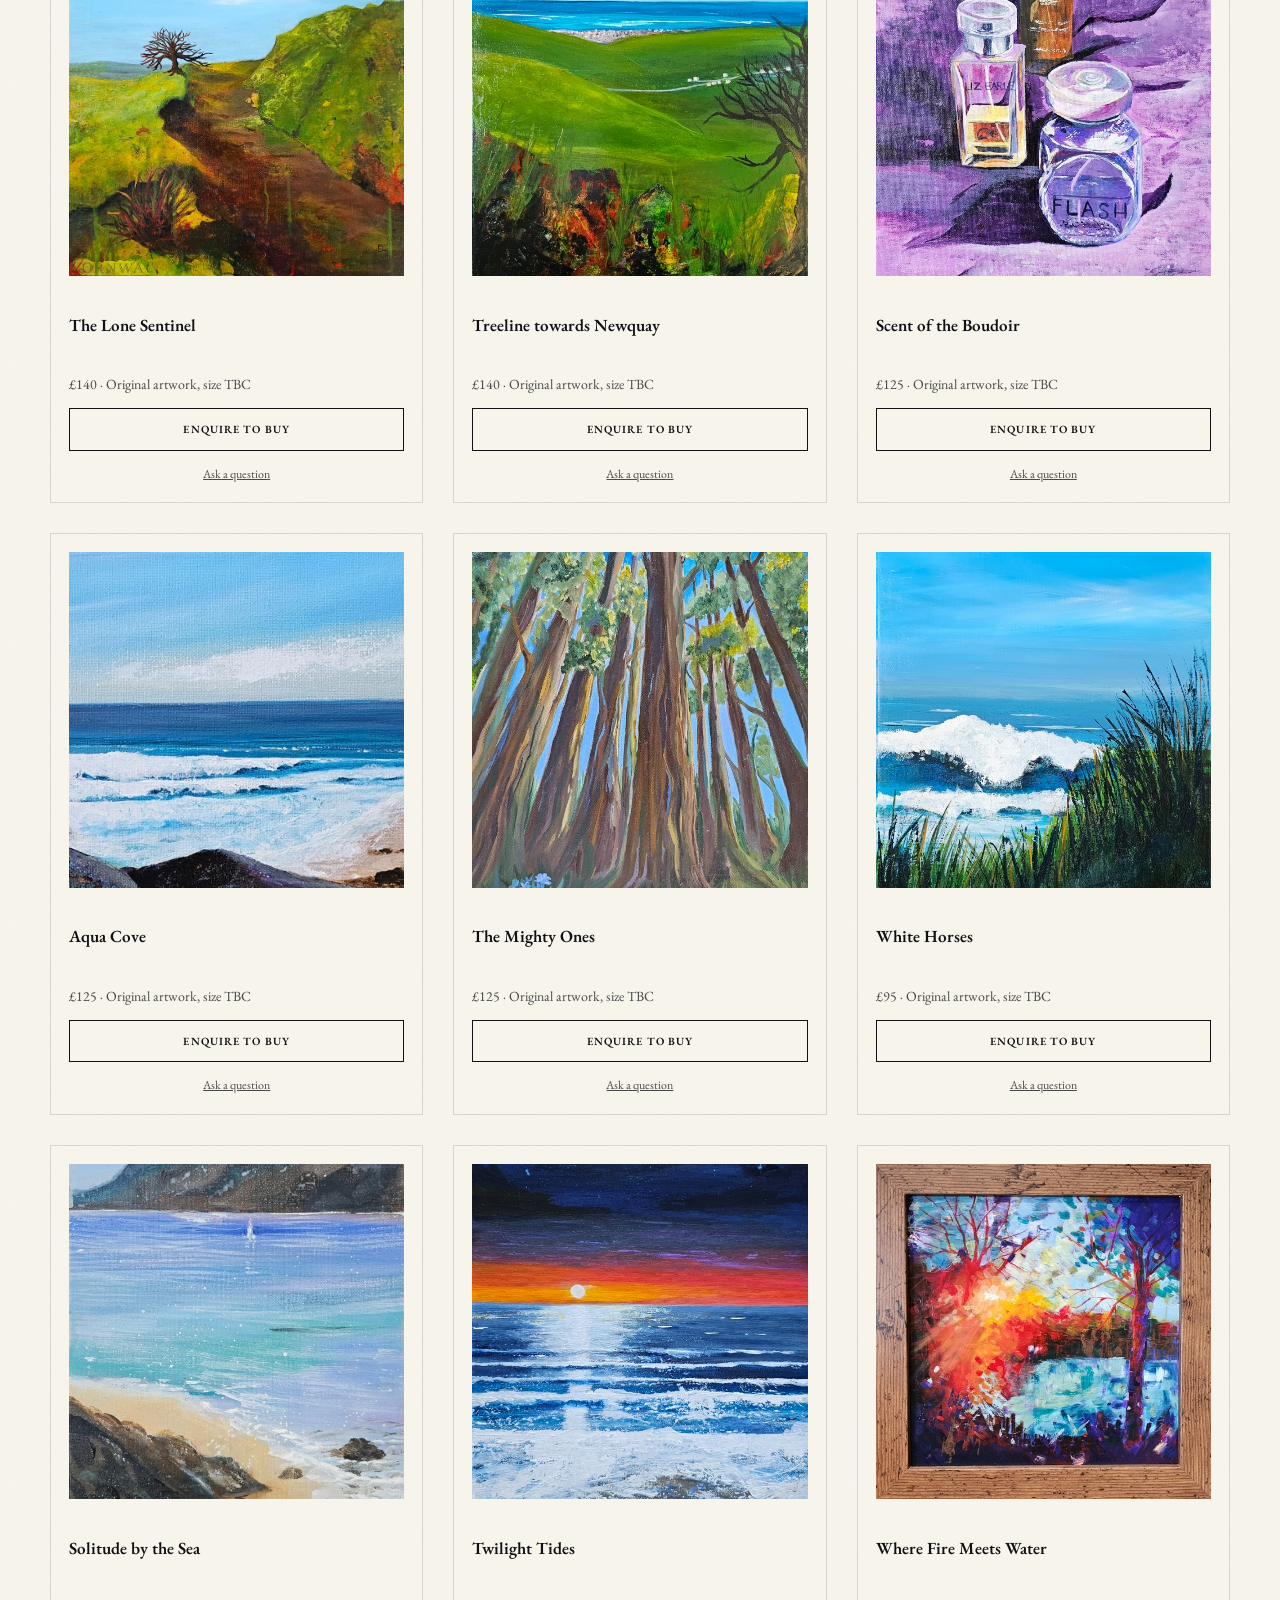
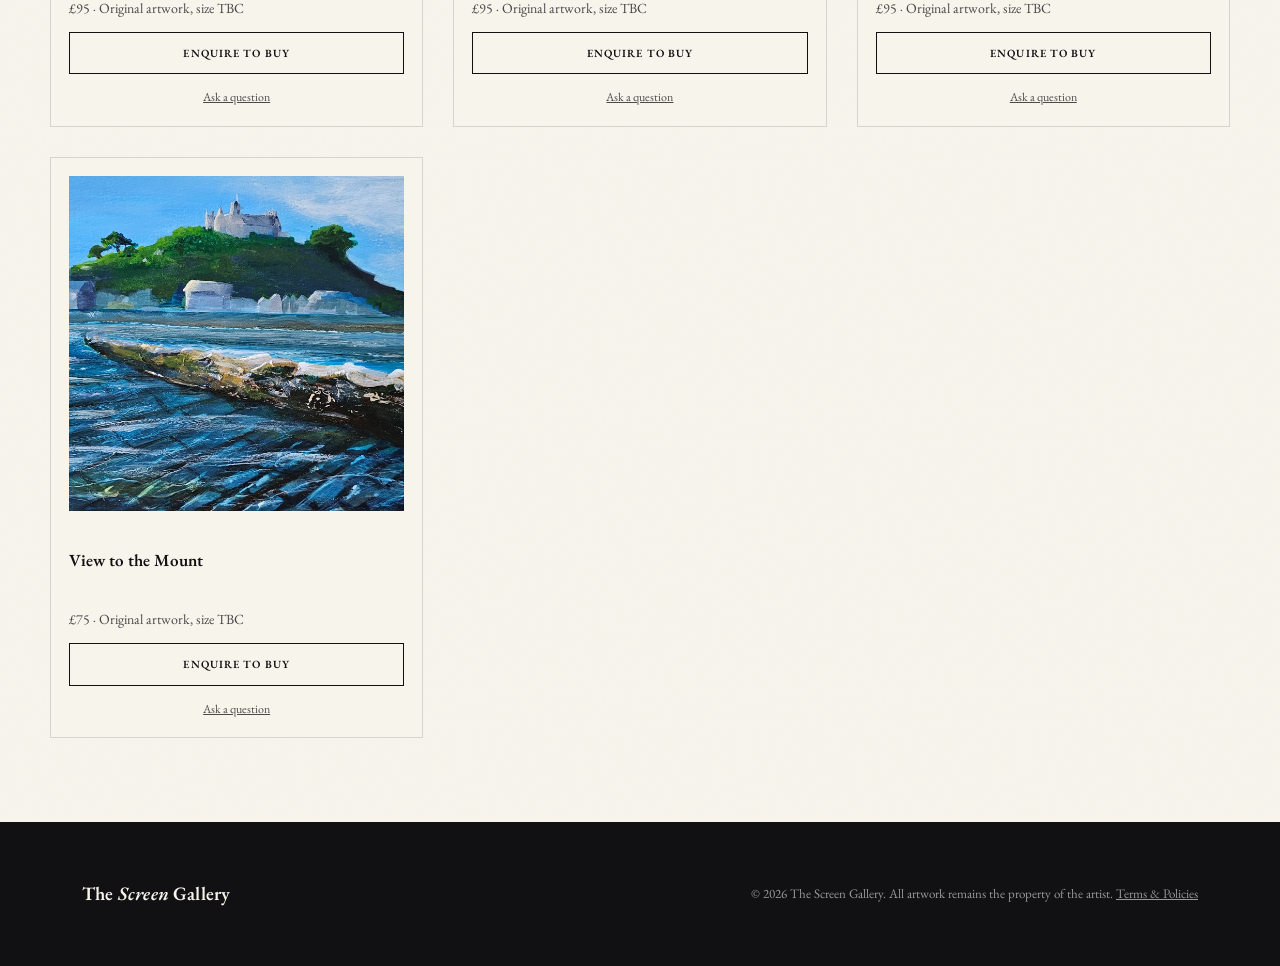
<file: artists/artist-2.html>
<!DOCTYPE html>
<html lang="en">
<head>
<meta charset="UTF-8">
<meta name="viewport" content="width=device-width, initial-scale=1.0">
<title>Susan Lock — The Screen Gallery</title>
<meta name="description" content="Original artwork by Susan Lock, available now through The Screen Gallery.">
<meta property="og:title" content="Susan Lock — The Screen Gallery">
<meta property="og:description" content="Original artwork by Susan Lock, available now through The Screen Gallery.">
<meta property="og:type" content="website">
<meta property="og:url" content="https://thescreengallery.shop/artists/susan-lock.html">
<meta name="twitter:card" content="summary_large_image">
<link rel="preconnect" href="https://fonts.googleapis.com">
<link href="https://fonts.googleapis.com/css2?family=EB+Garamond:ital,wght@0,400;0,500;0,600;0,700;1,400;1,500;1,600&display=swap" rel="stylesheet">
<link rel="stylesheet" href="../style.css">

<!-- Google Analytics — replace G-XXXXXXXXXX with your real GA4 Measurement ID -->
<script async src="https://www.googletagmanager.com/gtag/js?id=G-XXXXXXXXXX"></script>
<script>
  window.dataLayer = window.dataLayer || [];
  function gtag(){dataLayer.push(arguments);}
  gtag('js', new Date());
  gtag('config', 'G-XXXXXXXXXX');
</script>
</head>
<body>


<header>
  <div class="container nav">
    <div class="brand">The <em>Screen</em> Gallery</div>
    <nav class="links">
      <a href="../index.html">Home</a>
      <a href="../artists.html" class="current">Artists</a>
      <a href="../gallery.html">Gallery</a>
      <a href="../buyers.html">Buyers</a>
      <a href="../contact.html">Contact</a>
    </nav>
  </div>
</header>

<div class="container detail-topbar">
  <div class="breadcrumbs"><a href="../index.html">Home</a><span>/</span><a href="../artists.html">Artists</a><span>/</span>Susan Lock</div>
  <a class="back" href="../artists.html">&larr; Back to all artists</a>
</div>

<div class="detail-hero">
  <img class="detail-hero-img" src="../IMG_5855.jpeg" alt="Susan Lock">
  <div class="detail-hero-overlay"></div>
  <div class="detail-hero-content">
    <span class="detail-hero-name script">Susan Lock</span>
    <span class="detail-hero-tag">Cornwall</span>
    <a href="#collection" class="btn ghost light">View available work</a>
  </div>
</div>

<div class="detail-intro detail-intro-wide">
  <span class="script detail-intro-name">Susan Lock</span>
  <div class="detail-intro-with-photo">
    <div class="detail-intro-photo">
      <img src="../IMG_5797.png" alt="Susan Lock">
    </div>
    <div class="detail-intro-quote">
      <p>Living and painting in Cornwall, I am a contemporary artist with a passion for colour, texture and the ever-changing natural world. Working primarily in acrylics, acrylic inks, oils and oil pastels, I create semi-abstract, expressive landscapes and seascapes inspired by the beauty and atmosphere of the Cornish coast and countryside.</p>
      <p>After retiring early from a career in Social Work, I rediscovered my love of painting at an art workshop in Malpas, near Truro. What began as a three-hour session quickly became an all-consuming passion — one that has shaped the last five years of my life.</p>
      <p>I love exploring the hidden colours, tones and textures of the world around me, looking beyond the obvious to find the extraordinary in the everyday. For me, painting is more than creating an image; it is an immersive, deeply personal experience that brings joy, focus and a profound sense of connection with my surroundings.</p>
      <p>My work is expressive, intuitive and full of feeling, reflecting my ongoing fascination with the landscape I am fortunate enough to call home.</p>
      <p>I paint not simply what I see, but what I feel — capturing the spirit, energy and ever-changing beauty of Cornwall.</p>
    </div>
  </div>

  <div class="reviews">
    <div class="review">
      <div class="stars">★★★★★</div>
      <p>"Review quote goes here."<span class="who">Buyer name</span></p>
    </div>
  </div>

  <p class="contact-note">Every piece is sold securely at checkout. Questions can be sent directly to the artist by email.</p>
</div>

<div class="detail-works container" id="collection">
  <div class="section-head">
    <h2>The Collection</h2>
    <p>Available now</p>
  </div>
  <div class="work-grid">

    <div class="work-card">
      <div class="work-photo"><img src="../IMG_5790.jpeg" alt="Where the Wild Light Grows, original artwork by Susan Lock"></div>
      <h4>Where the Wild Light Grows</h4>
      <div class="price">£195 &middot; Original artwork, size TBC</div>
      <a class="btn small ghost" href="mailto:thescreengallery.shop@gmail.com?cc=susanlock@email.com&subject=Enquiry%3A%20Where%20the%20Wild%20Light%20Grows&body=Hi%2C%0A%0AI%27m%20interested%20in%20%22Where%20the%20Wild%20Light%20Grows%22%20by%20Susan%20Lock%20listed%20on%20The%20Screen%20Gallery.%0A%0AThanks%2C">Enquire to buy</a>
      <a class="ask-link" href="mailto:thescreengallery.shop@gmail.com?cc=susanlock@email.com&subject=Enquiry%3A%20Where%20the%20Wild%20Light%20Grows">Ask a question</a>
    </div>

    <div class="work-card">
      <div class="work-photo"><img src="../IMG_5799.jpeg" alt="A Perfect Day, original artwork by Susan Lock"></div>
      <h4>A Perfect Day</h4>
      <div class="price">£195 &middot; Original artwork, size TBC</div>
      <a class="btn small ghost" href="mailto:thescreengallery.shop@gmail.com?cc=susanlock@email.com&subject=Enquiry%3A%20A%20Perfect%20Day&body=Hi%2C%0A%0AI%27m%20interested%20in%20%22A%20Perfect%20Day%22%20by%20Susan%20Lock%20listed%20on%20The%20Screen%20Gallery.%0A%0AThanks%2C">Enquire to buy</a>
      <a class="ask-link" href="mailto:thescreengallery.shop@gmail.com?cc=susanlock@email.com&subject=Enquiry%3A%20A%20Perfect%20Day">Ask a question</a>
    </div>

    <div class="work-card">
      <div class="work-photo"><img src="../IMG_5791.jpeg" alt="Stormy Waters, original artwork by Susan Lock"></div>
      <h4>Stormy Waters</h4>
      <div class="price">£175 &middot; Original artwork, size TBC</div>
      <a class="btn small ghost" href="mailto:thescreengallery.shop@gmail.com?cc=susanlock@email.com&subject=Enquiry%3A%20Stormy%20Waters&body=Hi%2C%0A%0AI%27m%20interested%20in%20%22Stormy%20Waters%22%20by%20Susan%20Lock%20listed%20on%20The%20Screen%20Gallery.%0A%0AThanks%2C">Enquire to buy</a>
      <a class="ask-link" href="mailto:thescreengallery.shop@gmail.com?cc=susanlock@email.com&subject=Enquiry%3A%20Stormy%20Waters">Ask a question</a>
    </div>

    <div class="work-card">
      <div class="work-photo"><img src="../IMG_5798.jpeg" alt="A Moment of Magic (Hummingbird), original artwork by Susan Lock"></div>
      <h4>A Moment of Magic (Hummingbird)</h4>
      <div class="price">£165 &middot; Original artwork, size TBC</div>
      <a class="btn small ghost" href="mailto:thescreengallery.shop@gmail.com?cc=susanlock@email.com&subject=Enquiry%3A%20A%20Moment%20of%20Magic%20%28Hummingbird%29&body=Hi%2C%0A%0AI%27m%20interested%20in%20%22A%20Moment%20of%20Magic%20%28Hummingbird%29%22%20by%20Susan%20Lock%20listed%20on%20The%20Screen%20Gallery.%0A%0AThanks%2C">Enquire to buy</a>
      <a class="ask-link" href="mailto:thescreengallery.shop@gmail.com?cc=susanlock@email.com&subject=Enquiry%3A%20A%20Moment%20of%20Magic%20%28Hummingbird%29">Ask a question</a>
    </div>

    <div class="work-card">
      <div class="work-photo"><img src="../IMG_5793.jpeg" alt="Peaks in the Afternoon Sun - Far and Away, original artwork by Susan Lock"></div>
      <h4>Peaks in the Afternoon Sun - Far and Away</h4>
      <div class="price">£150 &middot; Original artwork, size TBC</div>
      <a class="btn small ghost" href="mailto:thescreengallery.shop@gmail.com?cc=susanlock@email.com&subject=Enquiry%3A%20Peaks%20in%20the%20Afternoon%20Sun%20-%20Far%20and%20Away&body=Hi%2C%0A%0AI%27m%20interested%20in%20%22Peaks%20in%20the%20Afternoon%20Sun%20-%20Far%20and%20Away%22%20by%20Susan%20Lock%20listed%20on%20The%20Screen%20Gallery.%0A%0AThanks%2C">Enquire to buy</a>
      <a class="ask-link" href="mailto:thescreengallery.shop@gmail.com?cc=susanlock@email.com&subject=Enquiry%3A%20Peaks%20in%20the%20Afternoon%20Sun%20-%20Far%20and%20Away">Ask a question</a>
    </div>

    <div class="work-card">
      <div class="work-photo"><img src="../IMG_5788.png" alt="Where Amber Meets Blue - Far and Away, original artwork by Susan Lock"></div>
      <h4>Where Amber Meets Blue - Far and Away</h4>
      <div class="price">£150 &middot; Original artwork, size TBC</div>
      <a class="btn small ghost" href="mailto:thescreengallery.shop@gmail.com?cc=susanlock@email.com&subject=Enquiry%3A%20Where%20Amber%20Meets%20Blue%20-%20Far%20and%20Away&body=Hi%2C%0A%0AI%27m%20interested%20in%20%22Where%20Amber%20Meets%20Blue%20-%20Far%20and%20Away%22%20by%20Susan%20Lock%20listed%20on%20The%20Screen%20Gallery.%0A%0AThanks%2C">Enquire to buy</a>
      <a class="ask-link" href="mailto:thescreengallery.shop@gmail.com?cc=susanlock@email.com&subject=Enquiry%3A%20Where%20Amber%20Meets%20Blue%20-%20Far%20and%20Away">Ask a question</a>
    </div>

    <div class="work-card">
      <div class="work-photo"><img src="../IMG_5792.jpeg" alt="The Lone Sentinel, original artwork by Susan Lock"></div>
      <h4>The Lone Sentinel</h4>
      <div class="price">£140 &middot; Original artwork, size TBC</div>
      <a class="btn small ghost" href="mailto:thescreengallery.shop@gmail.com?cc=susanlock@email.com&subject=Enquiry%3A%20The%20Lone%20Sentinel&body=Hi%2C%0A%0AI%27m%20interested%20in%20%22The%20Lone%20Sentinel%22%20by%20Susan%20Lock%20listed%20on%20The%20Screen%20Gallery.%0A%0AThanks%2C">Enquire to buy</a>
      <a class="ask-link" href="mailto:thescreengallery.shop@gmail.com?cc=susanlock@email.com&subject=Enquiry%3A%20The%20Lone%20Sentinel">Ask a question</a>
    </div>

    <div class="work-card">
      <div class="work-photo"><img src="../IMG_5785.jpeg" alt="Treeline towards Newquay, original artwork by Susan Lock"></div>
      <h4>Treeline towards Newquay</h4>
      <div class="price">£140 &middot; Original artwork, size TBC</div>
      <a class="btn small ghost" href="mailto:thescreengallery.shop@gmail.com?cc=susanlock@email.com&subject=Enquiry%3A%20Treeline%20towards%20Newquay&body=Hi%2C%0A%0AI%27m%20interested%20in%20%22Treeline%20towards%20Newquay%22%20by%20Susan%20Lock%20listed%20on%20The%20Screen%20Gallery.%0A%0AThanks%2C">Enquire to buy</a>
      <a class="ask-link" href="mailto:thescreengallery.shop@gmail.com?cc=susanlock@email.com&subject=Enquiry%3A%20Treeline%20towards%20Newquay">Ask a question</a>
    </div>

    <div class="work-card">
      <div class="work-photo"><img src="../IMG_5794.jpeg" alt="Scent of the Boudoir, original artwork by Susan Lock"></div>
      <h4>Scent of the Boudoir</h4>
      <div class="price">£125 &middot; Original artwork, size TBC</div>
      <a class="btn small ghost" href="mailto:thescreengallery.shop@gmail.com?cc=susanlock@email.com&subject=Enquiry%3A%20Scent%20of%20the%20Boudoir&body=Hi%2C%0A%0AI%27m%20interested%20in%20%22Scent%20of%20the%20Boudoir%22%20by%20Susan%20Lock%20listed%20on%20The%20Screen%20Gallery.%0A%0AThanks%2C">Enquire to buy</a>
      <a class="ask-link" href="mailto:thescreengallery.shop@gmail.com?cc=susanlock@email.com&subject=Enquiry%3A%20Scent%20of%20the%20Boudoir">Ask a question</a>
    </div>

    <div class="work-card">
      <div class="work-photo"><img src="../IMG_5800.jpeg" alt="Aqua Cove, original artwork by Susan Lock"></div>
      <h4>Aqua Cove</h4>
      <div class="price">£125 &middot; Original artwork, size TBC</div>
      <a class="btn small ghost" href="mailto:thescreengallery.shop@gmail.com?cc=susanlock@email.com&subject=Enquiry%3A%20Aqua%20Cove&body=Hi%2C%0A%0AI%27m%20interested%20in%20%22Aqua%20Cove%22%20by%20Susan%20Lock%20listed%20on%20The%20Screen%20Gallery.%0A%0AThanks%2C">Enquire to buy</a>
      <a class="ask-link" href="mailto:thescreengallery.shop@gmail.com?cc=susanlock@email.com&subject=Enquiry%3A%20Aqua%20Cove">Ask a question</a>
    </div>

    <div class="work-card">
      <div class="work-photo"><img src="../IMG_5784.jpeg" alt="The Mighty Ones, original artwork by Susan Lock"></div>
      <h4>The Mighty Ones</h4>
      <div class="price">£125 &middot; Original artwork, size TBC</div>
      <a class="btn small ghost" href="mailto:thescreengallery.shop@gmail.com?cc=susanlock@email.com&subject=Enquiry%3A%20The%20Mighty%20Ones&body=Hi%2C%0A%0AI%27m%20interested%20in%20%22The%20Mighty%20Ones%22%20by%20Susan%20Lock%20listed%20on%20The%20Screen%20Gallery.%0A%0AThanks%2C">Enquire to buy</a>
      <a class="ask-link" href="mailto:thescreengallery.shop@gmail.com?cc=susanlock@email.com&subject=Enquiry%3A%20The%20Mighty%20Ones">Ask a question</a>
    </div>

    <div class="work-card">
      <div class="work-photo"><img src="../IMG_5789.jpeg" alt="White Horses, original artwork by Susan Lock"></div>
      <h4>White Horses</h4>
      <div class="price">£95 &middot; Original artwork, size TBC</div>
      <a class="btn small ghost" href="mailto:thescreengallery.shop@gmail.com?cc=susanlock@email.com&subject=Enquiry%3A%20White%20Horses&body=Hi%2C%0A%0AI%27m%20interested%20in%20%22White%20Horses%22%20by%20Susan%20Lock%20listed%20on%20The%20Screen%20Gallery.%0A%0AThanks%2C">Enquire to buy</a>
      <a class="ask-link" href="mailto:thescreengallery.shop@gmail.com?cc=susanlock@email.com&subject=Enquiry%3A%20White%20Horses">Ask a question</a>
    </div>

    <div class="work-card">
      <div class="work-photo"><img src="../IMG_5796.jpeg" alt="Solitude by the Sea, original artwork by Susan Lock"></div>
      <h4>Solitude by the Sea</h4>
      <div class="price">£95 &middot; Original artwork, size TBC</div>
      <a class="btn small ghost" href="mailto:thescreengallery.shop@gmail.com?cc=susanlock@email.com&subject=Enquiry%3A%20Solitude%20by%20the%20Sea&body=Hi%2C%0A%0AI%27m%20interested%20in%20%22Solitude%20by%20the%20Sea%22%20by%20Susan%20Lock%20listed%20on%20The%20Screen%20Gallery.%0A%0AThanks%2C">Enquire to buy</a>
      <a class="ask-link" href="mailto:thescreengallery.shop@gmail.com?cc=susanlock@email.com&subject=Enquiry%3A%20Solitude%20by%20the%20Sea">Ask a question</a>
    </div>

    <div class="work-card">
      <div class="work-photo"><img src="../IMG_5786.jpeg" alt="Twilight Tides, original artwork by Susan Lock"></div>
      <h4>Twilight Tides</h4>
      <div class="price">£95 &middot; Original artwork, size TBC</div>
      <a class="btn small ghost" href="mailto:thescreengallery.shop@gmail.com?cc=susanlock@email.com&subject=Enquiry%3A%20Twilight%20Tides&body=Hi%2C%0A%0AI%27m%20interested%20in%20%22Twilight%20Tides%22%20by%20Susan%20Lock%20listed%20on%20The%20Screen%20Gallery.%0A%0AThanks%2C">Enquire to buy</a>
      <a class="ask-link" href="mailto:thescreengallery.shop@gmail.com?cc=susanlock@email.com&subject=Enquiry%3A%20Twilight%20Tides">Ask a question</a>
    </div>

    <div class="work-card">
      <div class="work-photo"><img src="../IMG_5783.jpeg" alt="Where Fire Meets Water, original artwork by Susan Lock"></div>
      <h4>Where Fire Meets Water</h4>
      <div class="price">£95 &middot; Original artwork, size TBC</div>
      <a class="btn small ghost" href="mailto:thescreengallery.shop@gmail.com?cc=susanlock@email.com&subject=Enquiry%3A%20Where%20Fire%20Meets%20Water&body=Hi%2C%0A%0AI%27m%20interested%20in%20%22Where%20Fire%20Meets%20Water%22%20by%20Susan%20Lock%20listed%20on%20The%20Screen%20Gallery.%0A%0AThanks%2C">Enquire to buy</a>
      <a class="ask-link" href="mailto:thescreengallery.shop@gmail.com?cc=susanlock@email.com&subject=Enquiry%3A%20Where%20Fire%20Meets%20Water">Ask a question</a>
    </div>

    <div class="work-card">
      <div class="work-photo"><img src="../IMG_5787.jpeg" alt="View to the Mount, original artwork by Susan Lock"></div>
      <h4>View to the Mount</h4>
      <div class="price">£75 &middot; Original artwork, size TBC</div>
      <a class="btn small ghost" href="mailto:thescreengallery.shop@gmail.com?cc=susanlock@email.com&subject=Enquiry%3A%20View%20to%20the%20Mount&body=Hi%2C%0A%0AI%27m%20interested%20in%20%22View%20to%20the%20Mount%22%20by%20Susan%20Lock%20listed%20on%20The%20Screen%20Gallery.%0A%0AThanks%2C">Enquire to buy</a>
      <a class="ask-link" href="mailto:thescreengallery.shop@gmail.com?cc=susanlock@email.com&subject=Enquiry%3A%20View%20to%20the%20Mount">Ask a question</a>
    </div>

  </div>
</div>

<footer>
  <div class="container footer-grid">
    <div class="brand">The <em>Screen</em> Gallery</div>
    <p>&copy; 2026 The Screen Gallery. All artwork remains the property of the artist. <a href="../terms.html" style="text-decoration:underline; color:inherit;">Terms & Policies</a></p>
  </div>
</footer>



<div class="lightbox" id="lightbox">
  <button class="lightbox-close" id="lightboxClose" aria-label="Close">&times;</button>
  <button class="lightbox-nav lightbox-prev" id="lightboxPrev" aria-label="Previous">&larr;</button>
  <div class="lightbox-frame" id="lightboxFrame"></div>
  <div class="lightbox-caption">
    <h4 id="lightboxTitle"></h4>
    <div class="price" id="lightboxPrice"></div>
  </div>
  <button class="lightbox-nav lightbox-next" id="lightboxNext" aria-label="Next">&rarr;</button>
</div>

<script>
  // ---- Zoom lightbox: click a painting to view it up close ---------------
  (function initLightbox(){
    const cards = Array.from(document.querySelectorAll('.work-card'));
    if (!cards.length) return;
    const lightbox = document.getElementById('lightbox');
    const frame = document.getElementById('lightboxFrame');
    const titleEl = document.getElementById('lightboxTitle');
    const priceEl = document.getElementById('lightboxPrice');
    let current = 0;

    function render(i){
      current = (i + cards.length) % cards.length;
      const card = cards[current];
      const img = card.querySelector('.work-photo img');
      const title = card.querySelector('h4') ? card.querySelector('h4').textContent : '';
      const price = card.querySelector('.price') ? card.querySelector('.price').textContent : '';
      frame.innerHTML = img
        ? '<img class="lightbox-img" src="' + img.getAttribute('src') + '" alt="' + title + '">'
        : '<div class="lightbox-placeholder"></div>';
      titleEl.textContent = title;
      priceEl.textContent = price;
    }

    function openBox(i){
      render(i);
      lightbox.classList.add('open');
      document.body.style.overflow = 'hidden';
    }
    function closeBox(){
      lightbox.classList.remove('open');
      document.body.style.overflow = '';
    }

    cards.forEach((card, i) => {
      const photo = card.querySelector('.work-photo');
      if (photo) photo.addEventListener('click', () => openBox(i));
    });

    document.getElementById('lightboxClose').addEventListener('click', closeBox);
    document.getElementById('lightboxPrev').addEventListener('click', () => render(current - 1));
    document.getElementById('lightboxNext').addEventListener('click', () => render(current + 1));
    lightbox.addEventListener('click', (e) => { if (e.target === lightbox) closeBox(); });
    document.addEventListener('keydown', (e) => {
      if (!lightbox.classList.contains('open')) return;
      if (e.key === 'Escape') closeBox();
      if (e.key === 'ArrowLeft') render(current - 1);
      if (e.key === 'ArrowRight') render(current + 1);
    });
  })();
</script>


<div class="sticky-cta">
  <a href="#collection">View Work</a>
  <a href="../contact.html" class="primary">Get In Touch</a>
</div>

</body>
</html>
</file>
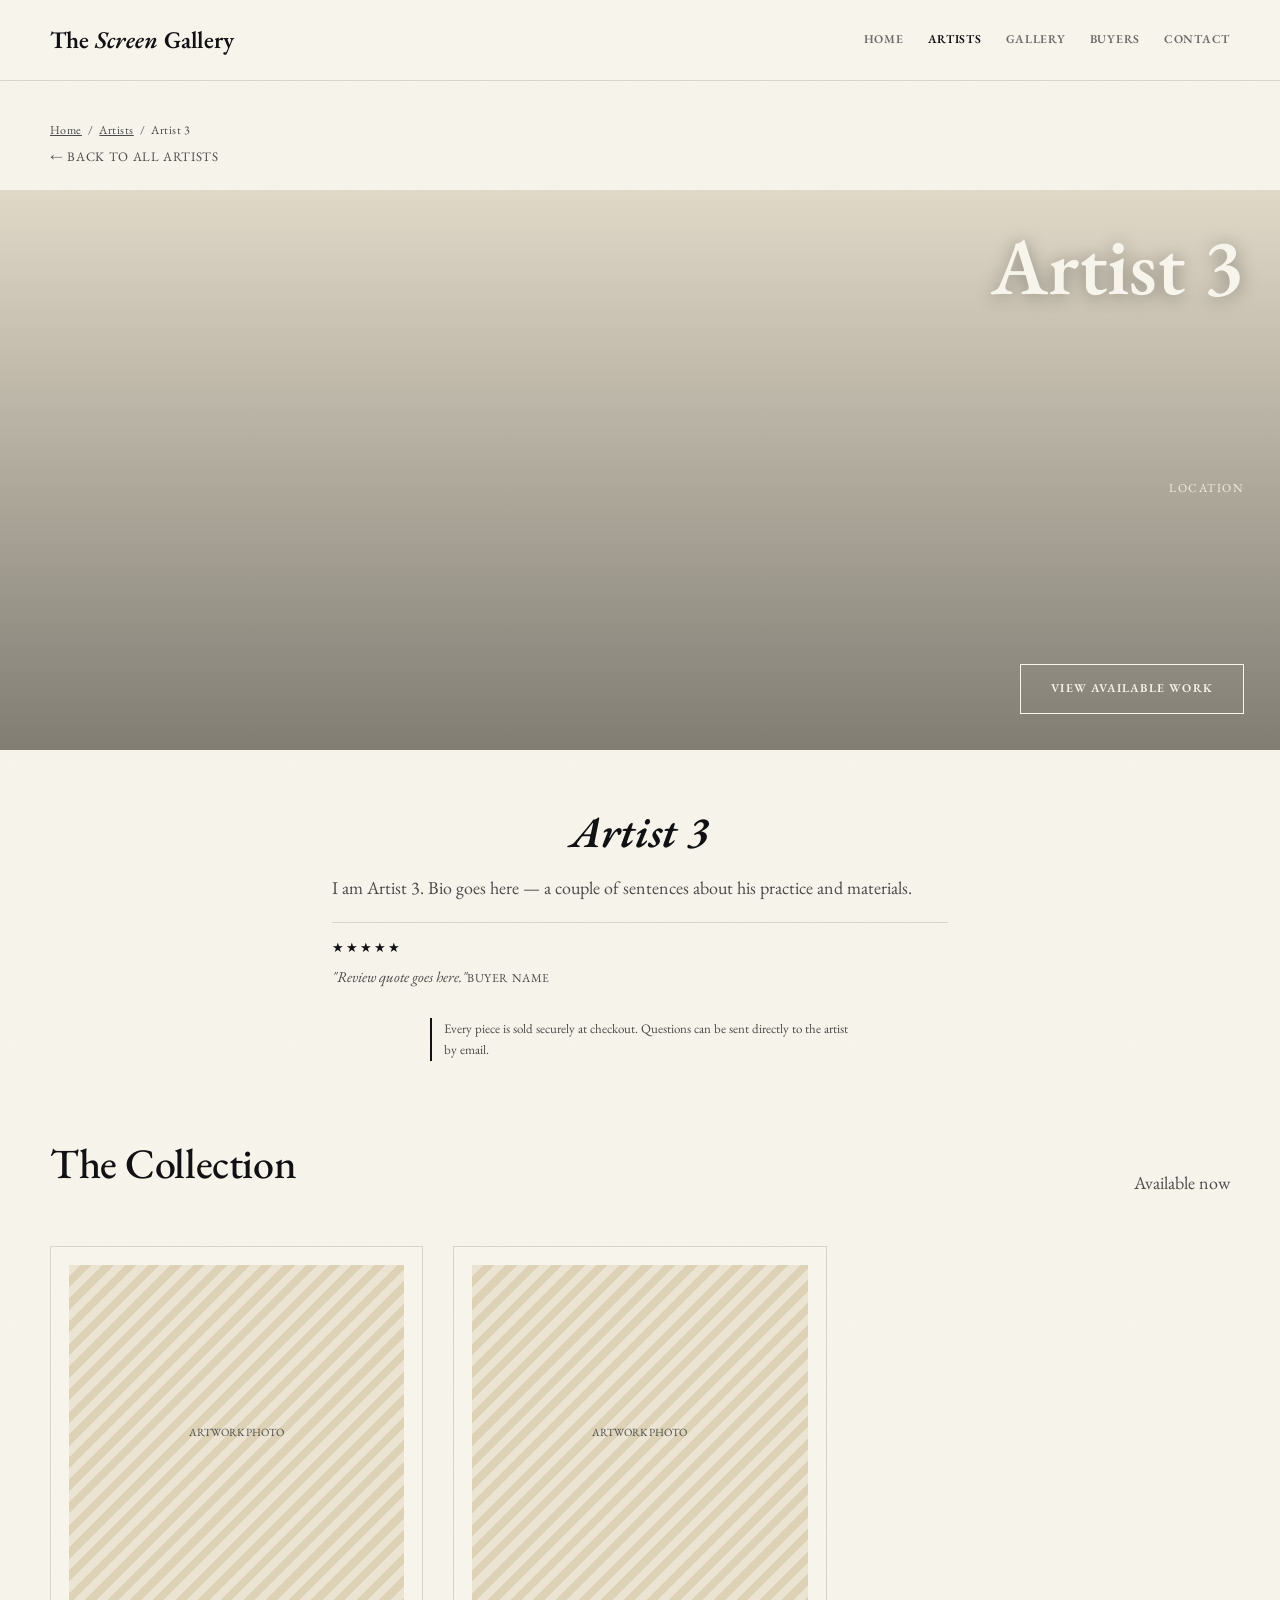
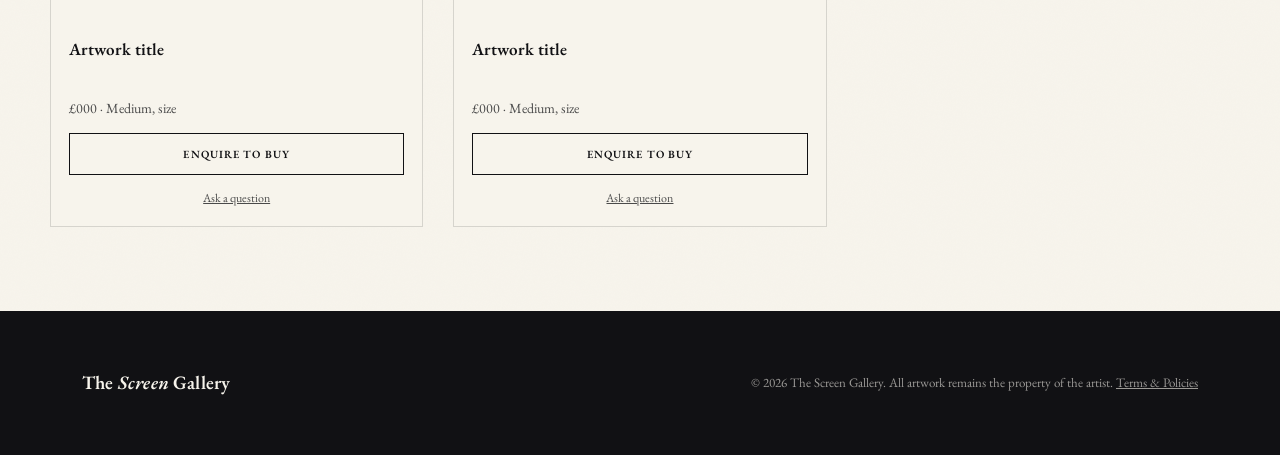
<file: artists/artist-3.html>
<!DOCTYPE html>
<html lang="en">
<head>
<meta charset="UTF-8">
<meta name="viewport" content="width=device-width, initial-scale=1.0">
<title>Artist 3 — The Screen Gallery</title>
<meta name="description" content="Original artwork by Artist 3, available now through The Screen Gallery.">
<meta property="og:title" content="Artist 3 — The Screen Gallery">
<meta property="og:description" content="Original artwork by Artist 3, available now through The Screen Gallery.">
<meta property="og:type" content="website">
<meta property="og:url" content="https://thescreengallery.shop/artists/artist-3.html">
<meta name="twitter:card" content="summary_large_image">
<link rel="preconnect" href="https://fonts.googleapis.com">
<link href="https://fonts.googleapis.com/css2?family=EB+Garamond:ital,wght@0,400;0,500;0,600;0,700;1,400;1,500;1,600&display=swap" rel="stylesheet">
<link rel="stylesheet" href="../style.css">

<!-- Google Analytics — replace G-XXXXXXXXXX with your real GA4 Measurement ID -->
<script async src="https://www.googletagmanager.com/gtag/js?id=G-XXXXXXXXXX"></script>
<script>
  window.dataLayer = window.dataLayer || [];
  function gtag(){dataLayer.push(arguments);}
  gtag('js', new Date());
  gtag('config', 'G-XXXXXXXXXX');
</script>
</head>
<body>


<header>
  <div class="container nav">
    <div class="brand">The <em>Screen</em> Gallery</div>
    <nav class="links">
      <a href="../index.html">Home</a>
      <a href="../artists.html" class="current">Artists</a>
      <a href="../gallery.html">Gallery</a>
      <a href="../buyers.html">Buyers</a>
      <a href="../contact.html">Contact</a>
    </nav>
  </div>
</header>

<div class="container detail-topbar">
  <div class="breadcrumbs"><a href="../index.html">Home</a><span>/</span><a href="../artists.html">Artists</a><span>/</span>Artist 3</div>
  <a class="back" href="../artists.html">&larr; Back to all artists</a>
</div>

<div class="detail-hero">
  <div class="detail-hero-overlay"></div>
  <div class="detail-hero-content">
    <span class="detail-hero-name script">Artist 3</span>
    <span class="detail-hero-tag">Location</span>
    <a href="#collection" class="btn ghost light">View available work</a>
  </div>
</div>

<div class="detail-intro">
  <span class="script detail-intro-name">Artist 3</span>
  <p class="detail-intro-quote">I am Artist 3. Bio goes here — a couple of sentences about his practice and materials.</p>

  <div class="reviews">
    <div class="review">
      <div class="stars">★★★★★</div>
      <p>"Review quote goes here."<span class="who">Buyer name</span></p>
    </div>
  </div>

  <p class="contact-note">Every piece is sold securely at checkout. Questions can be sent directly to the artist by email.</p>
</div>

<div class="detail-works container" id="collection">
  <div class="section-head">
    <h2>The Collection</h2>
    <p>Available now</p>
  </div>
  <div class="work-grid">

    <div class="work-card">
      <div class="work-photo">Artwork photo</div>
      <h4>Artwork title</h4>
      <div class="price">£000 &middot; Medium, size</div>
      <!-- Once you have a Stripe Payment Link for this piece, replace the href below -->
      <a class="btn small ghost" href="mailto:thescreengallery.shop@gmail.com?cc=artist3@email.com&subject=Question%20about%3A%20Artwork%20title&body=Hi%2C%0A%0AI%20had%20a%20question%20about%20%22Artwork%20title%22%20by%20Artist%203%20listed%20on%20The%20Screen%20Gallery.%0A%0AThanks%2C">Enquire to buy</a>
      <a class="ask-link" href="mailto:thescreengallery.shop@gmail.com?cc=artist3@email.com&subject=Question%20about%3A%20Artwork%20title">Ask a question</a>
    </div>

    <div class="work-card">
      <div class="work-photo">Artwork photo</div>
      <h4>Artwork title</h4>
      <div class="price">£000 &middot; Medium, size</div>
      <a class="btn small ghost" href="mailto:thescreengallery.shop@gmail.com?cc=artist3@email.com&subject=Question%20about%3A%20Artwork%20title&body=Hi%2C%0A%0AI%20had%20a%20question%20about%20%22Artwork%20title%22%20by%20Artist%203%20listed%20on%20The%20Screen%20Gallery.%0A%0AThanks%2C">Enquire to buy</a>
      <a class="ask-link" href="mailto:thescreengallery.shop@gmail.com?cc=artist3@email.com&subject=Question%20about%3A%20Artwork%20title">Ask a question</a>
    </div>

  </div>
</div>

<footer>
  <div class="container footer-grid">
    <div class="brand">The <em>Screen</em> Gallery</div>
    <p>&copy; 2026 The Screen Gallery. All artwork remains the property of the artist. <a href="../terms.html" style="text-decoration:underline; color:inherit;">Terms & Policies</a></p>
  </div>
</footer>



<div class="lightbox" id="lightbox">
  <button class="lightbox-close" id="lightboxClose" aria-label="Close">&times;</button>
  <button class="lightbox-nav lightbox-prev" id="lightboxPrev" aria-label="Previous">&larr;</button>
  <div class="lightbox-frame" id="lightboxFrame"></div>
  <div class="lightbox-caption">
    <h4 id="lightboxTitle"></h4>
    <div class="price" id="lightboxPrice"></div>
  </div>
  <button class="lightbox-nav lightbox-next" id="lightboxNext" aria-label="Next">&rarr;</button>
</div>

<script>
  // ---- Zoom lightbox: click a painting to view it up close ---------------
  (function initLightbox(){
    const cards = Array.from(document.querySelectorAll('.work-card'));
    if (!cards.length) return;
    const lightbox = document.getElementById('lightbox');
    const frame = document.getElementById('lightboxFrame');
    const titleEl = document.getElementById('lightboxTitle');
    const priceEl = document.getElementById('lightboxPrice');
    let current = 0;

    function render(i){
      current = (i + cards.length) % cards.length;
      const card = cards[current];
      const img = card.querySelector('.work-photo img');
      const title = card.querySelector('h4') ? card.querySelector('h4').textContent : '';
      const price = card.querySelector('.price') ? card.querySelector('.price').textContent : '';
      frame.innerHTML = img
        ? '<img class="lightbox-img" src="' + img.getAttribute('src') + '" alt="' + title + '">'
        : '<div class="lightbox-placeholder"></div>';
      titleEl.textContent = title;
      priceEl.textContent = price;
    }

    function openBox(i){
      render(i);
      lightbox.classList.add('open');
      document.body.style.overflow = 'hidden';
    }
    function closeBox(){
      lightbox.classList.remove('open');
      document.body.style.overflow = '';
    }

    cards.forEach((card, i) => {
      const photo = card.querySelector('.work-photo');
      if (photo) photo.addEventListener('click', () => openBox(i));
    });

    document.getElementById('lightboxClose').addEventListener('click', closeBox);
    document.getElementById('lightboxPrev').addEventListener('click', () => render(current - 1));
    document.getElementById('lightboxNext').addEventListener('click', () => render(current + 1));
    lightbox.addEventListener('click', (e) => { if (e.target === lightbox) closeBox(); });
    document.addEventListener('keydown', (e) => {
      if (!lightbox.classList.contains('open')) return;
      if (e.key === 'Escape') closeBox();
      if (e.key === 'ArrowLeft') render(current - 1);
      if (e.key === 'ArrowRight') render(current + 1);
    });
  })();
</script>


<div class="sticky-cta">
  <a href="#collection">View Work</a>
  <a href="../contact.html" class="primary">Get In Touch</a>
</div>

</body>
</html>
</file>
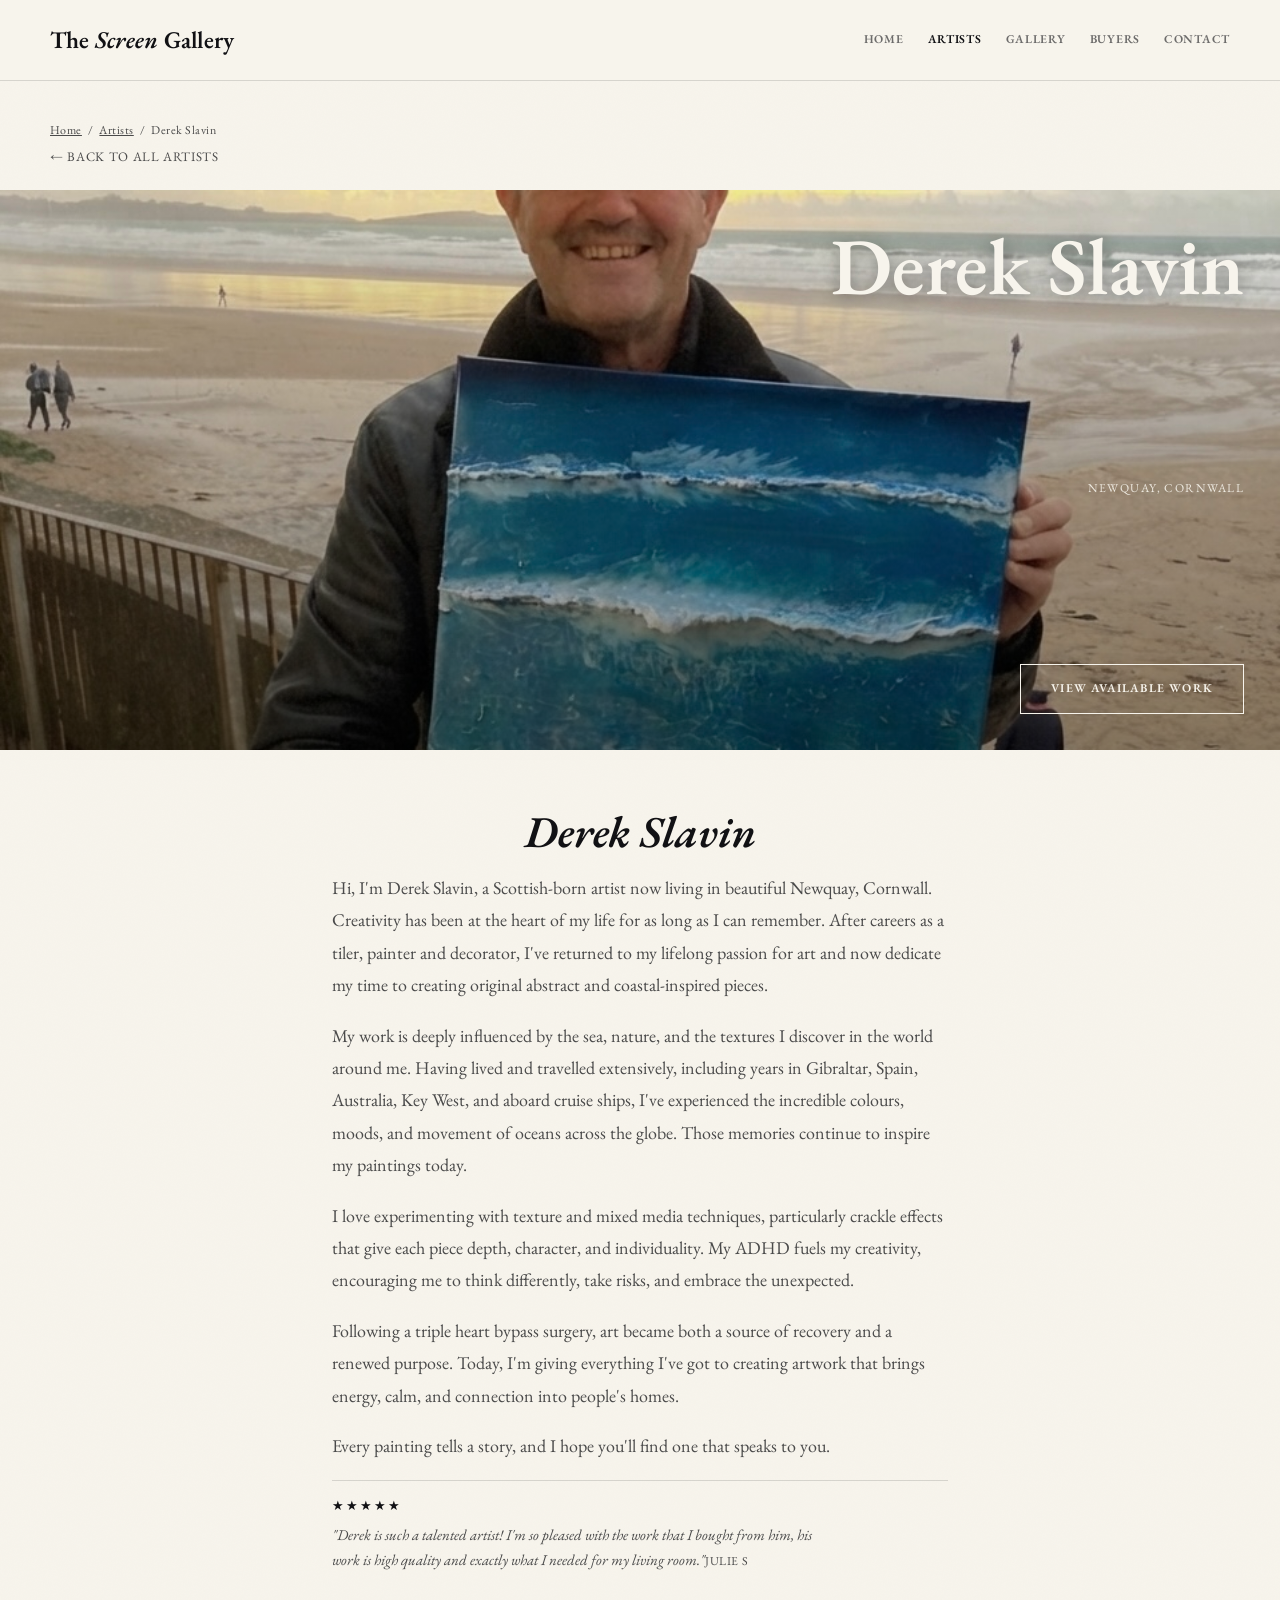
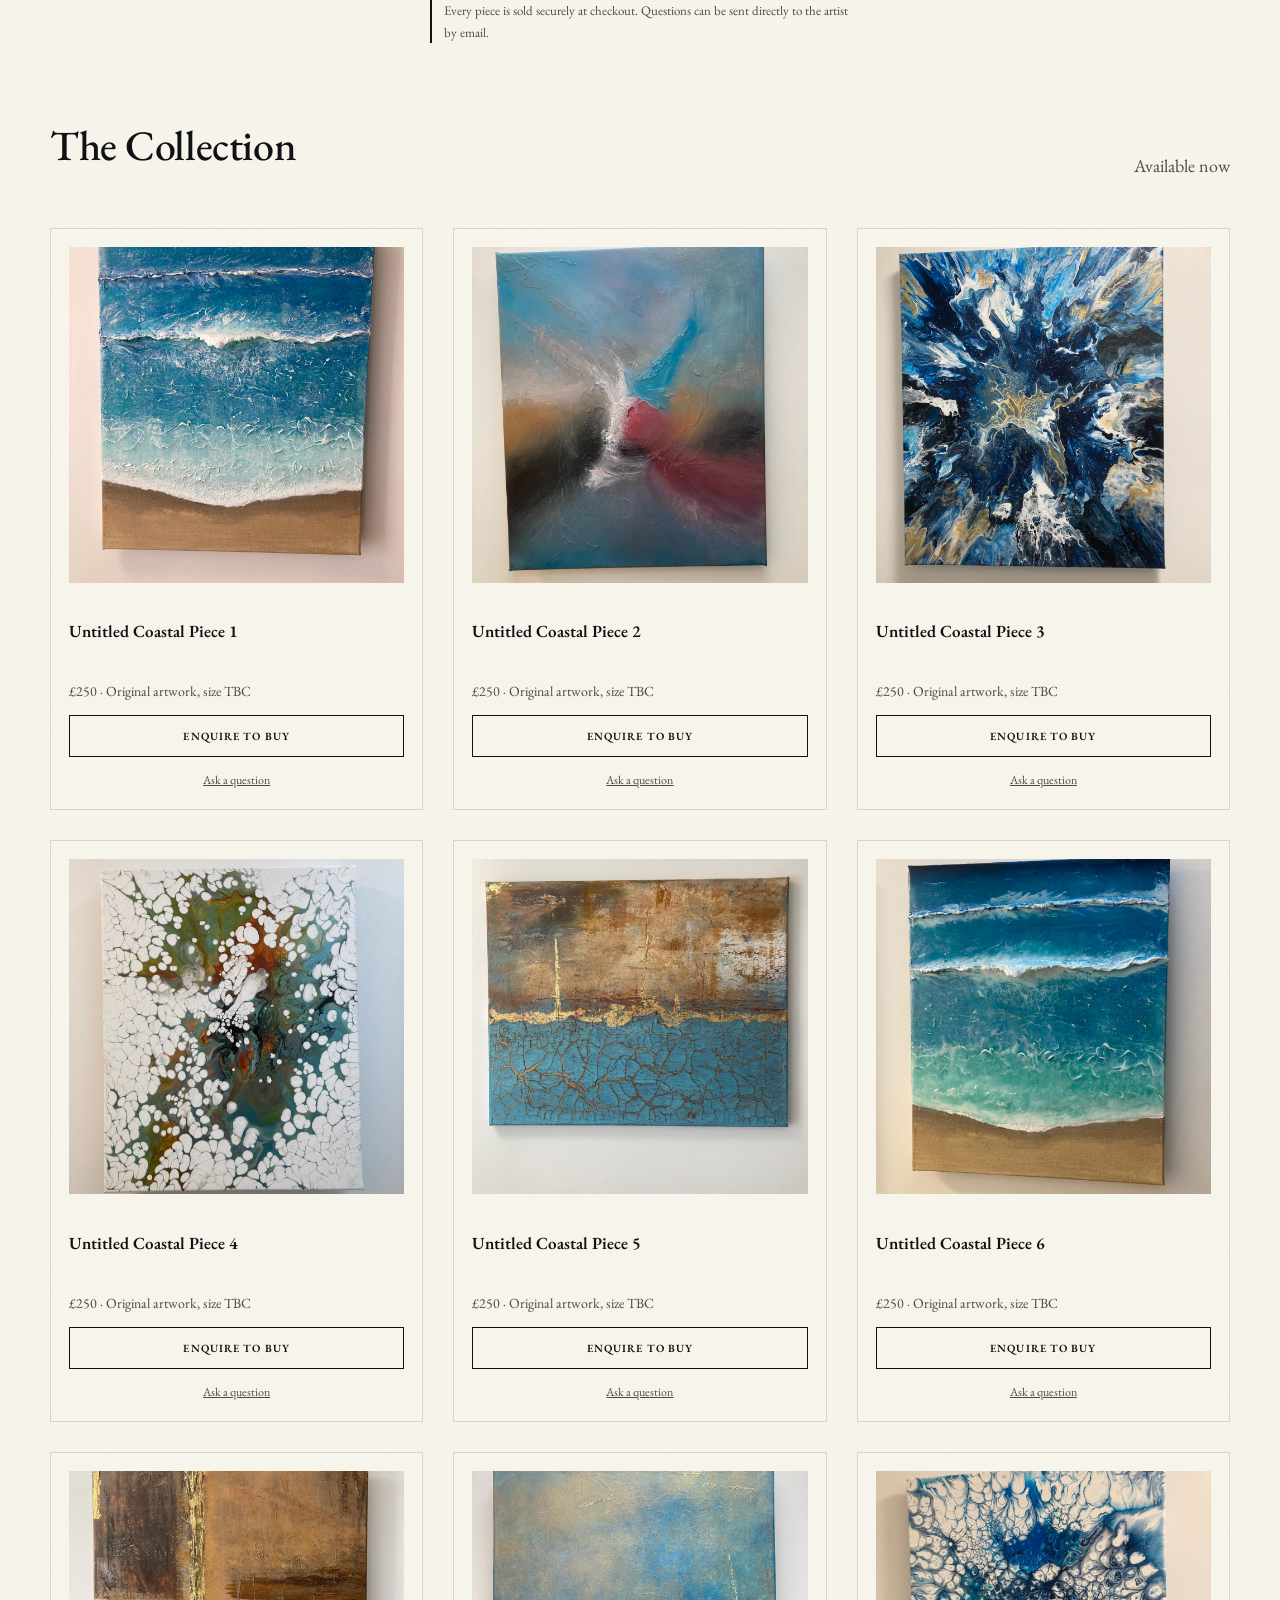
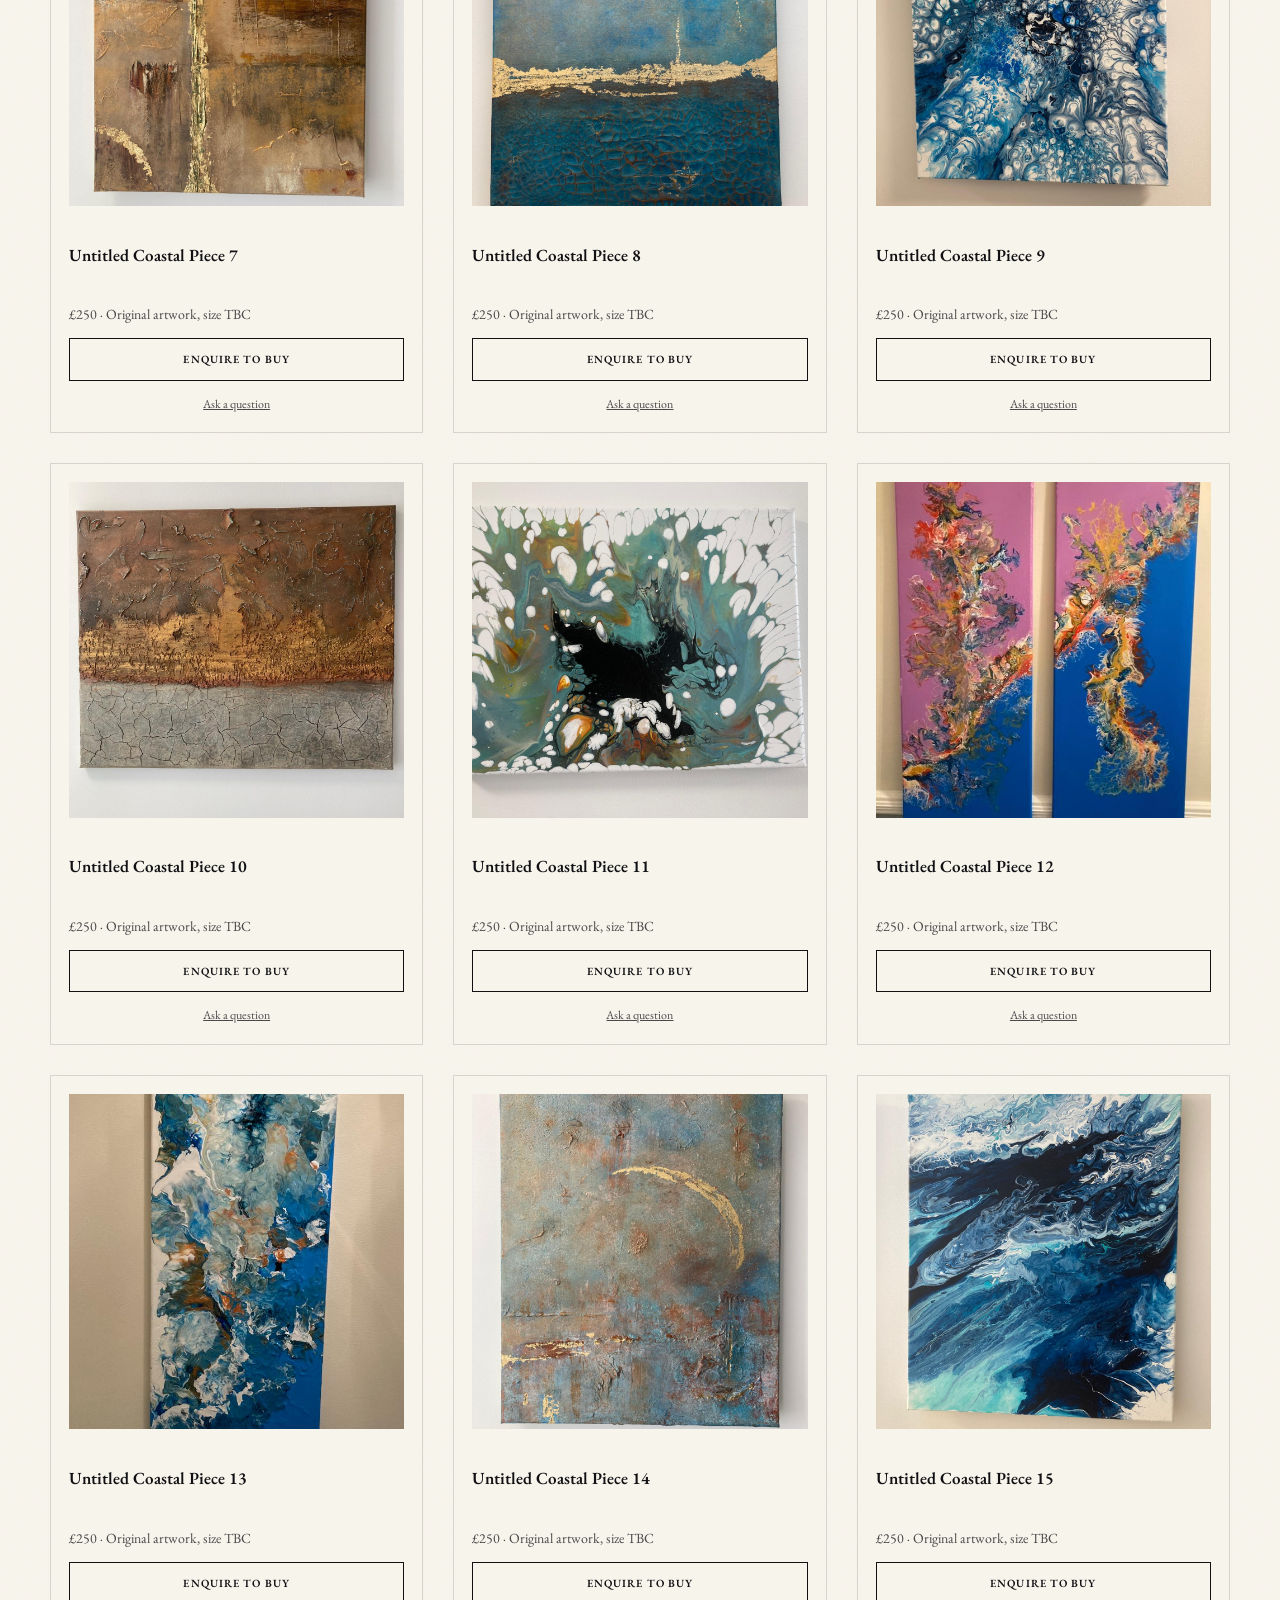
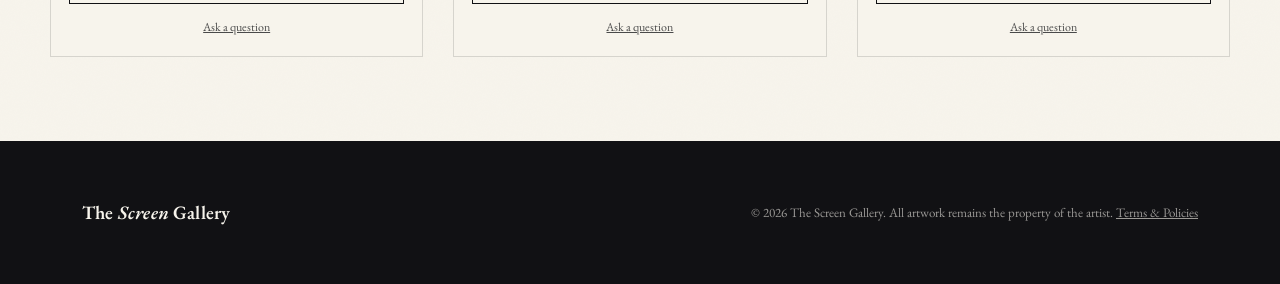
<file: artists/derek-slavin.html>
<!DOCTYPE html>
<html lang="en">
<head>
<meta charset="UTF-8">
<meta name="viewport" content="width=device-width, initial-scale=1.0">
<title>Derek Slavin — The Screen Gallery</title>
<meta name="description" content="Original abstract and coastal-inspired artwork by Derek Slavin, a Scottish-born artist based in Newquay, Cornwall.">
<meta property="og:title" content="Derek Slavin — The Screen Gallery">
<meta property="og:description" content="Original abstract and coastal-inspired artwork by Derek Slavin, a Scottish-born artist based in Newquay, Cornwall.">
<meta property="og:type" content="website">
<meta property="og:url" content="https://thescreengallery.shop/artists/derek-slavin.html">
<meta name="twitter:card" content="summary_large_image">
<link rel="preconnect" href="https://fonts.googleapis.com">
<link href="https://fonts.googleapis.com/css2?family=EB+Garamond:ital,wght@0,400;0,500;0,600;0,700;1,400;1,500;1,600&display=swap" rel="stylesheet">
<link rel="stylesheet" href="../style.css">

<!-- Google Analytics — replace G-XXXXXXXXXX with your real GA4 Measurement ID -->
<script async src="https://www.googletagmanager.com/gtag/js?id=G-XXXXXXXXXX"></script>
<script>
  window.dataLayer = window.dataLayer || [];
  function gtag(){dataLayer.push(arguments);}
  gtag('js', new Date());
  gtag('config', 'G-XXXXXXXXXX');
</script>
</head>
<body>


<header>
  <div class="container nav">
    <div class="brand">The <em>Screen</em> Gallery</div>
    <nav class="links">
      <a href="../index.html">Home</a>
      <a href="../artists.html" class="current">Artists</a>
      <a href="../gallery.html">Gallery</a>
      <a href="../buyers.html">Buyers</a>
      <a href="../contact.html">Contact</a>
    </nav>
  </div>
</header>

<div class="container detail-topbar">
  <div class="breadcrumbs"><a href="../index.html">Home</a><span>/</span><a href="../artists.html">Artists</a><span>/</span>Derek Slavin</div>
  <a class="back" href="../artists.html">&larr; Back to all artists</a>
</div>

<div class="detail-hero">
  <img class="detail-hero-img" src="../IMG_5386.jpeg" alt="Derek Slavin">
  <div class="detail-hero-overlay"></div>
  <div class="detail-hero-content">
    <span class="detail-hero-name script">Derek Slavin</span>
    <span class="detail-hero-tag">Newquay, Cornwall</span>
    <a href="#collection" class="btn ghost light">View available work</a>
  </div>
</div>

<div class="detail-intro">
  <span class="script detail-intro-name">Derek Slavin</span>
  <div class="detail-intro-quote">
    <p>Hi, I'm Derek Slavin, a Scottish-born artist now living in beautiful Newquay, Cornwall. Creativity has been at the heart of my life for as long as I can remember. After careers as a tiler, painter and decorator, I've returned to my lifelong passion for art and now dedicate my time to creating original abstract and coastal-inspired pieces.</p>
    <p>My work is deeply influenced by the sea, nature, and the textures I discover in the world around me. Having lived and travelled extensively, including years in Gibraltar, Spain, Australia, Key West, and aboard cruise ships, I've experienced the incredible colours, moods, and movement of oceans across the globe. Those memories continue to inspire my paintings today.</p>
    <p>I love experimenting with texture and mixed media techniques, particularly crackle effects that give each piece depth, character, and individuality. My ADHD fuels my creativity, encouraging me to think differently, take risks, and embrace the unexpected.</p>
    <p>Following a triple heart bypass surgery, art became both a source of recovery and a renewed purpose. Today, I'm giving everything I've got to creating artwork that brings energy, calm, and connection into people's homes.</p>
    <p>Every painting tells a story, and I hope you'll find one that speaks to you.</p>
  </div>

  <div class="reviews">
    <div class="review">
      <div class="stars">★★★★★</div>
      <p>"Derek is such a talented artist! I'm so pleased with the work that I bought from him, his work is high quality and exactly what I needed for my living room."<span class="who">Julie S</span></p>
    </div>
  </div>

  <p class="contact-note">Every piece is sold securely at checkout. Questions can be sent directly to the artist by email.</p>
</div>



<div class="detail-works container" id="collection">
  <div class="section-head">
    <h2>The Collection</h2>
    <p>Available now</p>
  </div>
  <div class="work-grid">

    <div class="work-card">
      <div class="work-photo"><img src="../024e5d10-43ea-46bc-a82e-753fa14b6105.jpeg" alt="Untitled Coastal Piece 1, original artwork by Derek Slavin"></div>
      <h4>Untitled Coastal Piece 1</h4>
      <div class="price">£250 &middot; Original artwork, size TBC</div>
      <a class="btn small ghost" href="mailto:thescreengallery.shop@gmail.com?cc=derekslavin@email.com&subject=Enquiry%3A%20Untitled%20Coastal%20Piece%201&body=Hi%2C%0A%0AI%27m%20interested%20in%20%22Untitled%20Coastal%20Piece%201%22%20by%20Derek%20Slavin%20listed%20on%20The%20Screen%20Gallery.%0A%0AThanks%2C">Enquire to buy</a>
      <a class="ask-link" href="mailto:thescreengallery.shop@gmail.com?cc=derekslavin@email.com&subject=Enquiry%3A%20Untitled%20Coastal%20Piece%201">Ask a question</a>
    </div>

    <div class="work-card">
      <div class="work-photo"><img src="../1d3122ea-651f-4cc8-9f87-5d3549bc5809.jpeg" alt="Untitled Coastal Piece 2, original artwork by Derek Slavin"></div>
      <h4>Untitled Coastal Piece 2</h4>
      <div class="price">£250 &middot; Original artwork, size TBC</div>
      <a class="btn small ghost" href="mailto:thescreengallery.shop@gmail.com?cc=derekslavin@email.com&subject=Enquiry%3A%20Untitled%20Coastal%20Piece%202&body=Hi%2C%0A%0AI%27m%20interested%20in%20%22Untitled%20Coastal%20Piece%202%22%20by%20Derek%20Slavin%20listed%20on%20The%20Screen%20Gallery.%0A%0AThanks%2C">Enquire to buy</a>
      <a class="ask-link" href="mailto:thescreengallery.shop@gmail.com?cc=derekslavin@email.com&subject=Enquiry%3A%20Untitled%20Coastal%20Piece%202">Ask a question</a>
    </div>

    <div class="work-card">
      <div class="work-photo"><img src="../1db54193-a7df-4bfe-b3a3-6f8a92c8f84c.jpeg" alt="Untitled Coastal Piece 3, original artwork by Derek Slavin"></div>
      <h4>Untitled Coastal Piece 3</h4>
      <div class="price">£250 &middot; Original artwork, size TBC</div>
      <a class="btn small ghost" href="mailto:thescreengallery.shop@gmail.com?cc=derekslavin@email.com&subject=Enquiry%3A%20Untitled%20Coastal%20Piece%203&body=Hi%2C%0A%0AI%27m%20interested%20in%20%22Untitled%20Coastal%20Piece%203%22%20by%20Derek%20Slavin%20listed%20on%20The%20Screen%20Gallery.%0A%0AThanks%2C">Enquire to buy</a>
      <a class="ask-link" href="mailto:thescreengallery.shop@gmail.com?cc=derekslavin@email.com&subject=Enquiry%3A%20Untitled%20Coastal%20Piece%203">Ask a question</a>
    </div>

    <div class="work-card">
      <div class="work-photo"><img src="../246b9438-c63f-4e37-b4b8-4e119ccd5cca.jpeg" alt="Untitled Coastal Piece 4, original artwork by Derek Slavin"></div>
      <h4>Untitled Coastal Piece 4</h4>
      <div class="price">£250 &middot; Original artwork, size TBC</div>
      <a class="btn small ghost" href="mailto:thescreengallery.shop@gmail.com?cc=derekslavin@email.com&subject=Enquiry%3A%20Untitled%20Coastal%20Piece%204&body=Hi%2C%0A%0AI%27m%20interested%20in%20%22Untitled%20Coastal%20Piece%204%22%20by%20Derek%20Slavin%20listed%20on%20The%20Screen%20Gallery.%0A%0AThanks%2C">Enquire to buy</a>
      <a class="ask-link" href="mailto:thescreengallery.shop@gmail.com?cc=derekslavin@email.com&subject=Enquiry%3A%20Untitled%20Coastal%20Piece%204">Ask a question</a>
    </div>

    <div class="work-card">
      <div class="work-photo"><img src="../2db93fc7-60c4-428b-8f97-dfdca7dd2315.jpeg" alt="Untitled Coastal Piece 5, original artwork by Derek Slavin"></div>
      <h4>Untitled Coastal Piece 5</h4>
      <div class="price">£250 &middot; Original artwork, size TBC</div>
      <a class="btn small ghost" href="mailto:thescreengallery.shop@gmail.com?cc=derekslavin@email.com&subject=Enquiry%3A%20Untitled%20Coastal%20Piece%205&body=Hi%2C%0A%0AI%27m%20interested%20in%20%22Untitled%20Coastal%20Piece%205%22%20by%20Derek%20Slavin%20listed%20on%20The%20Screen%20Gallery.%0A%0AThanks%2C">Enquire to buy</a>
      <a class="ask-link" href="mailto:thescreengallery.shop@gmail.com?cc=derekslavin@email.com&subject=Enquiry%3A%20Untitled%20Coastal%20Piece%205">Ask a question</a>
    </div>

    <div class="work-card">
      <div class="work-photo"><img src="../356f8fdf-a731-48c9-a6a1-d839e2124058.jpeg" alt="Untitled Coastal Piece 6, original artwork by Derek Slavin"></div>
      <h4>Untitled Coastal Piece 6</h4>
      <div class="price">£250 &middot; Original artwork, size TBC</div>
      <a class="btn small ghost" href="mailto:thescreengallery.shop@gmail.com?cc=derekslavin@email.com&subject=Enquiry%3A%20Untitled%20Coastal%20Piece%206&body=Hi%2C%0A%0AI%27m%20interested%20in%20%22Untitled%20Coastal%20Piece%206%22%20by%20Derek%20Slavin%20listed%20on%20The%20Screen%20Gallery.%0A%0AThanks%2C">Enquire to buy</a>
      <a class="ask-link" href="mailto:thescreengallery.shop@gmail.com?cc=derekslavin@email.com&subject=Enquiry%3A%20Untitled%20Coastal%20Piece%206">Ask a question</a>
    </div>

    <div class="work-card">
      <div class="work-photo"><img src="../3731a4e0-09f1-435e-8f14-6ed0c2fa82ba.jpeg" alt="Untitled Coastal Piece 7, original artwork by Derek Slavin"></div>
      <h4>Untitled Coastal Piece 7</h4>
      <div class="price">£250 &middot; Original artwork, size TBC</div>
      <a class="btn small ghost" href="mailto:thescreengallery.shop@gmail.com?cc=derekslavin@email.com&subject=Enquiry%3A%20Untitled%20Coastal%20Piece%207&body=Hi%2C%0A%0AI%27m%20interested%20in%20%22Untitled%20Coastal%20Piece%207%22%20by%20Derek%20Slavin%20listed%20on%20The%20Screen%20Gallery.%0A%0AThanks%2C">Enquire to buy</a>
      <a class="ask-link" href="mailto:thescreengallery.shop@gmail.com?cc=derekslavin@email.com&subject=Enquiry%3A%20Untitled%20Coastal%20Piece%207">Ask a question</a>
    </div>

    <div class="work-card">
      <div class="work-photo"><img src="../55d92ae3-cd66-4483-a95b-7821ac2f0348.jpeg" alt="Untitled Coastal Piece 8, original artwork by Derek Slavin"></div>
      <h4>Untitled Coastal Piece 8</h4>
      <div class="price">£250 &middot; Original artwork, size TBC</div>
      <a class="btn small ghost" href="mailto:thescreengallery.shop@gmail.com?cc=derekslavin@email.com&subject=Enquiry%3A%20Untitled%20Coastal%20Piece%208&body=Hi%2C%0A%0AI%27m%20interested%20in%20%22Untitled%20Coastal%20Piece%208%22%20by%20Derek%20Slavin%20listed%20on%20The%20Screen%20Gallery.%0A%0AThanks%2C">Enquire to buy</a>
      <a class="ask-link" href="mailto:thescreengallery.shop@gmail.com?cc=derekslavin@email.com&subject=Enquiry%3A%20Untitled%20Coastal%20Piece%208">Ask a question</a>
    </div>

    <div class="work-card">
      <div class="work-photo"><img src="../7f339a99-e6c1-4b83-8595-da175022e986.jpeg" alt="Untitled Coastal Piece 9, original artwork by Derek Slavin"></div>
      <h4>Untitled Coastal Piece 9</h4>
      <div class="price">£250 &middot; Original artwork, size TBC</div>
      <a class="btn small ghost" href="mailto:thescreengallery.shop@gmail.com?cc=derekslavin@email.com&subject=Enquiry%3A%20Untitled%20Coastal%20Piece%209&body=Hi%2C%0A%0AI%27m%20interested%20in%20%22Untitled%20Coastal%20Piece%209%22%20by%20Derek%20Slavin%20listed%20on%20The%20Screen%20Gallery.%0A%0AThanks%2C">Enquire to buy</a>
      <a class="ask-link" href="mailto:thescreengallery.shop@gmail.com?cc=derekslavin@email.com&subject=Enquiry%3A%20Untitled%20Coastal%20Piece%209">Ask a question</a>
    </div>

    <div class="work-card">
      <div class="work-photo"><img src="../8617961b-3e0b-4d46-8599-12d281f86067.jpeg" alt="Untitled Coastal Piece 10, original artwork by Derek Slavin"></div>
      <h4>Untitled Coastal Piece 10</h4>
      <div class="price">£250 &middot; Original artwork, size TBC</div>
      <a class="btn small ghost" href="mailto:thescreengallery.shop@gmail.com?cc=derekslavin@email.com&subject=Enquiry%3A%20Untitled%20Coastal%20Piece%2010&body=Hi%2C%0A%0AI%27m%20interested%20in%20%22Untitled%20Coastal%20Piece%2010%22%20by%20Derek%20Slavin%20listed%20on%20The%20Screen%20Gallery.%0A%0AThanks%2C">Enquire to buy</a>
      <a class="ask-link" href="mailto:thescreengallery.shop@gmail.com?cc=derekslavin@email.com&subject=Enquiry%3A%20Untitled%20Coastal%20Piece%2010">Ask a question</a>
    </div>

    <div class="work-card">
      <div class="work-photo"><img src="../a5dca05b-46e1-4d6a-9bb1-b63a62cd8dcd.jpeg" alt="Untitled Coastal Piece 11, original artwork by Derek Slavin"></div>
      <h4>Untitled Coastal Piece 11</h4>
      <div class="price">£250 &middot; Original artwork, size TBC</div>
      <a class="btn small ghost" href="mailto:thescreengallery.shop@gmail.com?cc=derekslavin@email.com&subject=Enquiry%3A%20Untitled%20Coastal%20Piece%2011&body=Hi%2C%0A%0AI%27m%20interested%20in%20%22Untitled%20Coastal%20Piece%2011%22%20by%20Derek%20Slavin%20listed%20on%20The%20Screen%20Gallery.%0A%0AThanks%2C">Enquire to buy</a>
      <a class="ask-link" href="mailto:thescreengallery.shop@gmail.com?cc=derekslavin@email.com&subject=Enquiry%3A%20Untitled%20Coastal%20Piece%2011">Ask a question</a>
    </div>

    <div class="work-card">
      <div class="work-photo"><img src="../e7d89e2f-4c6b-47ee-8e09-2bd359a83229.jpeg" alt="Untitled Coastal Piece 12, original artwork by Derek Slavin"></div>
      <h4>Untitled Coastal Piece 12</h4>
      <div class="price">£250 &middot; Original artwork, size TBC</div>
      <a class="btn small ghost" href="mailto:thescreengallery.shop@gmail.com?cc=derekslavin@email.com&subject=Enquiry%3A%20Untitled%20Coastal%20Piece%2012&body=Hi%2C%0A%0AI%27m%20interested%20in%20%22Untitled%20Coastal%20Piece%2012%22%20by%20Derek%20Slavin%20listed%20on%20The%20Screen%20Gallery.%0A%0AThanks%2C">Enquire to buy</a>
      <a class="ask-link" href="mailto:thescreengallery.shop@gmail.com?cc=derekslavin@email.com&subject=Enquiry%3A%20Untitled%20Coastal%20Piece%2012">Ask a question</a>
    </div>

    <div class="work-card">
      <div class="work-photo"><img src="../f82ef4fe-8b0f-44ef-8509-9267718cb608.jpeg" alt="Untitled Coastal Piece 13, original artwork by Derek Slavin"></div>
      <h4>Untitled Coastal Piece 13</h4>
      <div class="price">£250 &middot; Original artwork, size TBC</div>
      <a class="btn small ghost" href="mailto:thescreengallery.shop@gmail.com?cc=derekslavin@email.com&subject=Enquiry%3A%20Untitled%20Coastal%20Piece%2013&body=Hi%2C%0A%0AI%27m%20interested%20in%20%22Untitled%20Coastal%20Piece%2013%22%20by%20Derek%20Slavin%20listed%20on%20The%20Screen%20Gallery.%0A%0AThanks%2C">Enquire to buy</a>
      <a class="ask-link" href="mailto:thescreengallery.shop@gmail.com?cc=derekslavin@email.com&subject=Enquiry%3A%20Untitled%20Coastal%20Piece%2013">Ask a question</a>
    </div>

    <div class="work-card">
      <div class="work-photo"><img src="../fa4e1c3d-cd4f-4a9b-96f0-2893fd97d5f7.jpeg" alt="Untitled Coastal Piece 14, original artwork by Derek Slavin"></div>
      <h4>Untitled Coastal Piece 14</h4>
      <div class="price">£250 &middot; Original artwork, size TBC</div>
      <a class="btn small ghost" href="mailto:thescreengallery.shop@gmail.com?cc=derekslavin@email.com&subject=Enquiry%3A%20Untitled%20Coastal%20Piece%2014&body=Hi%2C%0A%0AI%27m%20interested%20in%20%22Untitled%20Coastal%20Piece%2014%22%20by%20Derek%20Slavin%20listed%20on%20The%20Screen%20Gallery.%0A%0AThanks%2C">Enquire to buy</a>
      <a class="ask-link" href="mailto:thescreengallery.shop@gmail.com?cc=derekslavin@email.com&subject=Enquiry%3A%20Untitled%20Coastal%20Piece%2014">Ask a question</a>
    </div>

    <div class="work-card">
      <div class="work-photo"><img src="../fb7554f2-f804-4704-97d3-ff4222a6ac7f.jpeg" alt="Untitled Coastal Piece 15, original artwork by Derek Slavin"></div>
      <h4>Untitled Coastal Piece 15</h4>
      <div class="price">£250 &middot; Original artwork, size TBC</div>
      <a class="btn small ghost" href="mailto:thescreengallery.shop@gmail.com?cc=derekslavin@email.com&subject=Enquiry%3A%20Untitled%20Coastal%20Piece%2015&body=Hi%2C%0A%0AI%27m%20interested%20in%20%22Untitled%20Coastal%20Piece%2015%22%20by%20Derek%20Slavin%20listed%20on%20The%20Screen%20Gallery.%0A%0AThanks%2C">Enquire to buy</a>
      <a class="ask-link" href="mailto:thescreengallery.shop@gmail.com?cc=derekslavin@email.com&subject=Enquiry%3A%20Untitled%20Coastal%20Piece%2015">Ask a question</a>
    </div>

  </div>
</div>

<footer>
  <div class="container footer-grid">
    <div class="brand">The <em>Screen</em> Gallery</div>
    <p>&copy; 2026 The Screen Gallery. All artwork remains the property of the artist. <a href="../terms.html" style="text-decoration:underline; color:inherit;">Terms & Policies</a></p>
  </div>
</footer>



<div class="lightbox" id="lightbox">
  <button class="lightbox-close" id="lightboxClose" aria-label="Close">&times;</button>
  <button class="lightbox-nav lightbox-prev" id="lightboxPrev" aria-label="Previous">&larr;</button>
  <div class="lightbox-frame" id="lightboxFrame"></div>
  <div class="lightbox-caption">
    <h4 id="lightboxTitle"></h4>
    <div class="price" id="lightboxPrice"></div>
  </div>
  <button class="lightbox-nav lightbox-next" id="lightboxNext" aria-label="Next">&rarr;</button>
</div>

<script>
  // ---- Zoom lightbox: click a painting to view it up close ---------------
  (function initLightbox(){
    const cards = Array.from(document.querySelectorAll('.work-card'));
    if (!cards.length) return;
    const lightbox = document.getElementById('lightbox');
    const frame = document.getElementById('lightboxFrame');
    const titleEl = document.getElementById('lightboxTitle');
    const priceEl = document.getElementById('lightboxPrice');
    let current = 0;

    function render(i){
      current = (i + cards.length) % cards.length;
      const card = cards[current];
      const img = card.querySelector('.work-photo img');
      const title = card.querySelector('h4') ? card.querySelector('h4').textContent : '';
      const price = card.querySelector('.price') ? card.querySelector('.price').textContent : '';
      frame.innerHTML = img
        ? '<img class="lightbox-img" src="' + img.getAttribute('src') + '" alt="' + title + '">'
        : '<div class="lightbox-placeholder"></div>';
      titleEl.textContent = title;
      priceEl.textContent = price;
    }

    function openBox(i){
      render(i);
      lightbox.classList.add('open');
      document.body.style.overflow = 'hidden';
    }
    function closeBox(){
      lightbox.classList.remove('open');
      document.body.style.overflow = '';
    }

    cards.forEach((card, i) => {
      const photo = card.querySelector('.work-photo');
      if (photo) photo.addEventListener('click', () => openBox(i));
    });

    document.getElementById('lightboxClose').addEventListener('click', closeBox);
    document.getElementById('lightboxPrev').addEventListener('click', () => render(current - 1));
    document.getElementById('lightboxNext').addEventListener('click', () => render(current + 1));
    lightbox.addEventListener('click', (e) => { if (e.target === lightbox) closeBox(); });
    document.addEventListener('keydown', (e) => {
      if (!lightbox.classList.contains('open')) return;
      if (e.key === 'Escape') closeBox();
      if (e.key === 'ArrowLeft') render(current - 1);
      if (e.key === 'ArrowRight') render(current + 1);
    });
  })();
</script>


<div class="sticky-cta">
  <a href="#collection">View Work</a>
  <a href="../contact.html" class="primary">Get In Touch</a>
</div>

</body>
</html>
</file>
<file: style.css>
:root{
  --ink: #111114;
  --mid: #4a4a4a;
  --line: rgba(17,17,20,0.14);
  --linen: #f7f4ec;
  --sand: #ece4d2;
  --radius: 0px;
}
*{box-sizing:border-box;}
html{scroll-behavior:smooth;}
body{
  margin:0;
  background:var(--linen);
  color:var(--ink);
  font-family:'EB Garamond', serif;
  font-weight:400;
  line-height:1.65;
  font-size:18px;
  background-image:url("data:image/svg+xml,%3Csvg xmlns='http://www.w3.org/2000/svg' width='140' height='140'%3E%3Cfilter id='n'%3E%3CfeTurbulence type='fractalNoise' baseFrequency='0.85' numOctaves='2'/%3E%3C/filter%3E%3Crect width='100%25' height='100%25' filter='url(%23n)' opacity='0.02'/%3E%3C/svg%3E");
}
h1,h2,h3,.display{
  font-family:'EB Garamond', serif;
  font-weight:600;
  letter-spacing:-0.01em;
  color:var(--ink);
  margin:0;
}
.script{
  font-family:'EB Garamond', serif;
  font-style:normal;
  font-weight:600;
  color:var(--ink);
  line-height:1;
}
a{color:inherit;}
img{max-width:100%; display:block;}
.container{max-width:1180px;margin:0 auto;padding:0 32px;}
@media(max-width:640px){.container{padding:0 20px;}}

/* ---------- Header ---------- */
header{
  position:sticky; top:0; z-index:50;
  background:rgba(247,244,236,0.94);
  backdrop-filter:blur(6px);
  border-bottom:1px solid var(--line);
}
.nav{
  display:flex; align-items:center; justify-content:space-between;
  padding:20px 0; flex-wrap:wrap; gap:12px 24px;
}
.brand{
  font-family:'EB Garamond', serif; font-size:clamp(20px, 5.5vw, 24px); font-weight:600;
  letter-spacing:0.01em; white-space:nowrap; color:var(--ink);
}
.brand em{font-style:italic; font-weight:600; color:var(--ink);}
nav.links{display:flex; gap:24px; font-size:12px; letter-spacing:0.06em; text-transform:uppercase; flex-wrap:wrap; font-family:'EB Garamond', serif; font-weight:600;}
nav.links a{text-decoration:none; opacity:0.6; transition:opacity .2s; white-space:nowrap; color:var(--ink);}
nav.links a:hover, nav.links a:focus-visible, nav.links a.current{opacity:1;}
@media(max-width:520px){
  .nav{justify-content:center; text-align:center;}
  .brand{width:100%; text-align:center;}
  nav.links{justify-content:center; width:100%; gap:18px;}
}

/* ---------- Buttons ---------- */
.btn{
  display:inline-block; padding:14px 30px; font-size:12px;
  letter-spacing:0.1em; text-transform:uppercase; text-decoration:none;
  border-radius:var(--radius); border:1px solid var(--ink);
  background:var(--ink); color:var(--linen); cursor:pointer;
  font-family:'EB Garamond', serif; font-weight:600; transition:transform .15s ease, background .2s, color .2s;
}
.btn:hover{background:transparent; color:var(--ink); transform:translateY(-1px);}
.btn.ghost{background:transparent; color:var(--ink); border-color:var(--ink);}
.btn.ghost:hover{background:var(--ink); color:var(--linen);}
.btn.ghost.light{border-color:var(--linen); color:var(--linen); background:transparent;}
.btn.ghost.light:hover{background:var(--linen); color:var(--ink);}
.btn.small{padding:11px 20px; font-size:11px;}

/* ---------- About Us (top of homepage, scroll-reveal) ---------- */
.about-us{padding:96px 0 84px; border-bottom:1px solid var(--line);}
.about-us-inner{max-width:760px;}
.about-us .eyebrow-sm{margin-bottom:14px;}
.about-us h1{font-size:clamp(32px,5.5vw,52px); margin-bottom:28px;}
.reveal{opacity:0; transform:translateY(10px); transition:opacity .5s ease, transform .5s ease;}
.reveal.in-view{opacity:1; transform:translateY(0);}
.reveal:nth-child(2){transition-delay:.12s;}
.reveal:nth-child(3){transition-delay:.24s;}
.reveal:nth-child(4){transition-delay:.36s;}
.about-us p{font-size:19px; color:var(--mid); margin-bottom:20px; max-width:680px;}
.about-us-stats{display:flex; gap:40px; margin-top:36px; flex-wrap:wrap;}
.about-stat{cursor:default;}
.about-stat .num{font-size:40px; font-weight:600; transition:letter-spacing .3s;}
.about-stat:hover .num{letter-spacing:0.03em;}
.about-stat .label{font-size:12px; letter-spacing:0.1em; text-transform:uppercase; color:var(--mid); margin-top:4px; display:block;}

.about-tabs{display:flex; gap:8px; margin-top:36px; border-bottom:1px solid var(--line); flex-wrap:wrap;}
.about-tab{
  background:none; border:none; cursor:pointer; padding:12px 4px; margin-right:20px;
  font-family:'EB Garamond', serif; font-size:15px; color:var(--mid);
  border-bottom:2px solid transparent; transition:color .2s, border-color .2s;
}
.about-tab.active{color:var(--ink); border-bottom-color:var(--ink);}
.about-panels{margin-top:28px; min-height:110px;}
.about-panel{display:none; color:var(--mid); font-size:17px; line-height:1.75; max-width:680px;}
.about-panel.active{display:block; animation:fadeIn .4s ease;}
@keyframes fadeIn{from{opacity:0; transform:translateY(6px);} to{opacity:1; transform:translateY(0);}}

.about-links{display:grid; grid-template-columns:repeat(3,1fr); gap:20px; margin-top:44px;}
@media(max-width:700px){.about-links{grid-template-columns:1fr;}}
.about-link-card{
  display:block; text-decoration:none; color:inherit; border-top:1px solid var(--line);
  padding-top:16px; transition:opacity .2s;
}
.about-link-card:hover{opacity:0.7;}
.about-link-card .num{font-family:'EB Garamond'; font-size:26px; font-weight:600; display:block;}
.about-link-card p{color:var(--mid); font-size:14px; margin:6px 0 10px;}
.about-link-card .go{font-size:12px; letter-spacing:0.08em; text-transform:uppercase; text-decoration:underline;}

/* ---------- Owner section ---------- */
.owner{padding:76px 0 84px; border-bottom:1px solid var(--line); background:var(--sand);}
.owner-inner{max-width:680px;}
.owner-text p{color:var(--mid); font-size:16px; margin-bottom:16px; max-width:600px;}
.owner-text h2{margin-bottom:14px;}

/* ---------- Look strip (side-by-side photo row, homepage) ---------- */
.look-strip{padding:76px 0 84px; border-bottom:1px solid var(--line);}
.look-row{
  display:flex; gap:16px; overflow-x:auto; padding:6px 32px 14px;
  scroll-snap-type:x proximity; -webkit-overflow-scrolling:touch;
}
.look-row::-webkit-scrollbar{display:none;}
.look-item{
  flex:0 0 auto; scroll-snap-align:start; display:block;
  border-radius:20px; overflow:hidden; width:64vw; max-width:300px;
}
.look-item:nth-child(2n){margin-top:26px;}
.look-art{
  width:100%; aspect-ratio:3/4;
  background:repeating-linear-gradient(135deg, var(--sand), var(--sand) 10px, #ddd2b6 10px, #ddd2b6 20px);
  transition:transform .4s ease;
}
.look-art img{width:100%; height:100%; object-fit:cover;}
.look-item:hover .look-art{transform:scale(1.03);}
@media(min-width:900px){.look-item{width:250px;}}

/* ---------- Page hero (used on inner pages) ---------- */
.page-hero{padding:80px 0 56px; border-bottom:1px solid var(--line); background:var(--sand);}
.page-hero .eyebrow{font-size:12px; letter-spacing:0.16em; text-transform:uppercase; color:var(--mid); margin-bottom:16px; display:block;}
.page-hero h1{font-size:clamp(36px,6vw,58px); max-width:760px;}
.page-hero p.lede{max-width:560px; margin-top:20px; font-size:17px; color:var(--mid);}

/* ---------- Section scaffolding ---------- */
.section-head{display:flex; justify-content:space-between; align-items:flex-end; margin-bottom:48px; gap:20px; flex-wrap:wrap;}
.section-head h2{font-size:clamp(28px,4vw,42px); font-weight:500;}
.section-head p{color:var(--mid); max-width:360px; margin:0;}
.eyebrow-sm{font-size:12px; letter-spacing:0.16em; text-transform:uppercase; color:var(--mid); display:block; margin-bottom:10px;}

/* ---------- Why / about stats ---------- */
.why{padding:84px 0; border-bottom:1px solid var(--line);}
.why-grid{display:grid; grid-template-columns: 1fr 1.4fr; gap:64px; align-items:start;}
@media(max-width:800px){.why-grid{grid-template-columns:1fr; gap:32px;}}
.why h2{font-size:clamp(28px,4vw,40px); max-width:400px; font-weight:500;}
.why-stats{display:flex; flex-direction:column; gap:28px;}
.stat{border-top:1px solid var(--line); padding-top:16px;}
.stat .num{font-family:'EB Garamond'; font-size:36px; color:var(--ink); font-weight:600;}
.stat p{margin:6px 0 0; color:var(--mid); font-size:15px; max-width:420px;}
.why-copy p{color:var(--mid); font-size:16px; max-width:560px;}

/* ---------- Featured exhibition cards (Artists page) ---------- */
.featured{padding:84px 0;}
.exhibit-grid{display:grid; grid-template-columns:repeat(3,1fr); gap:24px;}
@media(max-width:900px){.exhibit-grid{grid-template-columns:1fr;}}
.exhibit-card{position:relative; display:block; aspect-ratio:3/4; overflow:hidden; text-decoration:none; color:inherit;
  background:var(--sand);}
.exhibit-art{position:absolute; inset:0;
  background:repeating-linear-gradient(135deg, var(--sand), var(--sand) 12px, #ddd2b6 12px, #ddd2b6 24px);
  transition:transform .6s cubic-bezier(.22,.61,.36,1);}
.exhibit-art img{width:100%; height:100%; object-fit:cover;}
.exhibit-card:hover .exhibit-art{transform:scale(1.06);}
.exhibit-info{position:absolute; left:0; right:0; bottom:0; padding:24px;
  background:linear-gradient(180deg, rgba(0,0,0,0) 0%, rgba(0,0,0,0.6) 100%);}
.exhibit-info h3{color:var(--linen); font-size:26px;}
.exhibit-enter{display:block; margin-top:8px; font-size:12px; letter-spacing:0.08em; text-transform:uppercase;
  color:var(--linen); opacity:0; transform:translateY(6px); transition:opacity .3s, transform .3s;}
.exhibit-card:hover .exhibit-enter{opacity:0.9; transform:translateY(0);}
.exhibit-cta{
  display:flex; flex-direction:column; align-items:center; justify-content:center; text-align:center;
  padding:32px; border:1px dashed var(--line); background:var(--sand);
}
.exhibit-cta h3{font-size:24px; margin-bottom:10px;}
.exhibit-cta p{color:var(--mid); font-size:14px; margin-bottom:20px; max-width:260px;}


/* ---------- Gallery grid (Gallery page, with enquire) ---------- */
.gallery-grid{display:grid; grid-template-columns:repeat(3,1fr); gap:28px;}
@media(max-width:900px){.gallery-grid{grid-template-columns:repeat(2,1fr);}}
@media(max-width:560px){.gallery-grid{grid-template-columns:1fr;}}
.gallery-piece{position:relative; overflow:hidden; grid-column:span 1; grid-row:span 1; background:var(--linen); border:1px solid var(--line); display:flex; flex-direction:column;}
.gallery-piece.span-2{grid-column:span 2;}
.gallery-piece.tall{grid-row:span 2;}
@media(max-width:560px){.gallery-piece.span-2,.gallery-piece.tall{grid-column:span 1; grid-row:span 1;}}
.gallery-art{position:relative; aspect-ratio:4/5; background:var(--sand); cursor:zoom-in; overflow:hidden;}
.gallery-art img{width:100%; height:100%; object-fit:contain; position:absolute; inset:0;}
.gallery-info{padding:14px 16px; border-top:1px solid var(--line); background:var(--linen);}
.gallery-info h4{font-family:'EB Garamond'; font-size:17px; font-weight:600;}
.gallery-info .by{font-size:12px; color:var(--mid); text-transform:uppercase; letter-spacing:0.05em; margin-top:2px;}
.gallery-info .price{font-size:13px; color:var(--mid); margin-top:6px;}
.gallery-info .btn{margin-top:10px; width:100%; text-align:center;}

/* ---------- Buyers page: how it works ---------- */
.how{padding:84px 0; border-bottom:1px solid var(--line);}
.how-grid{display:grid; grid-template-columns:repeat(3,1fr); gap:40px;}
@media(max-width:800px){.how-grid{grid-template-columns:1fr;}}
.how-step .mark{font-family:'EB Garamond'; font-style:italic; color:var(--ink); font-size:26px; font-weight:600;}
.how-step h3{margin-top:10px; font-size:20px;}
.how-step p{color:var(--mid); font-size:15px; margin-top:8px;}

/* ---------- For Artists ---------- */
.for-artists{padding:84px 0; border-bottom:1px solid var(--line); background:var(--sand);}
.for-artists-inner{text-align:center; max-width:520px; margin:0 auto;}
.for-artists-script{display:block; font-size:26px; margin-bottom:10px; font-style:italic;}
.for-artists-inner h2{font-size:clamp(26px,4vw,36px); font-weight:500;}
.for-artists-inner p{color:var(--mid); margin:18px 0 28px; font-size:15px;}

/* ---------- Contact page ---------- */
.contact-wrap{padding:84px 0; display:grid; grid-template-columns:1fr 1fr; gap:64px;}
@media(max-width:800px){.contact-wrap{grid-template-columns:1fr; gap:36px;}}
.contact-card{border:1px solid var(--line); padding:32px; background:var(--sand);}
.contact-card h3{font-size:22px; margin-bottom:10px;}
.contact-card p{color:var(--mid); font-size:15px; margin-bottom:20px;}

/* ---------- Artist detail page (standalone page) ---------- */
.detail-topbar{padding:24px 0 0;}
.back{font-size:13px; text-transform:uppercase; letter-spacing:0.05em; color:var(--mid); text-decoration:none; display:inline-block;}

.detail-hero{
  position:relative; width:100%; height:56vw; min-height:340px; max-height:560px;
  margin-top:20px;
  background:var(--sand);
  overflow:hidden;
}
.detail-hero-img{position:absolute; inset:0; width:100%; height:100%; object-fit:cover; object-position:center 30%;}
.detail-hero-overlay{position:absolute; inset:0; background:linear-gradient(180deg, rgba(0,0,0,0.05) 0%, rgba(0,0,0,0.45) 100%);}
.detail-hero-content{position:absolute; inset:0; padding:36px; display:flex; flex-direction:column; align-items:flex-end; justify-content:space-between; text-align:right;}
.detail-hero-name{font-size:clamp(42px, 7vw, 80px); color:var(--linen); line-height:1; text-shadow:0 2px 18px rgba(0,0,0,0.35);}
.detail-hero-tag{color:var(--linen); font-size:12px; letter-spacing:0.12em; text-transform:uppercase; opacity:0.9; margin-top:8px;}

.detail-intro{max-width:680px; margin:0 auto; padding:60px 32px 68px; text-align:left;}
.detail-intro-wide{max-width:900px;}
.detail-intro-wide .detail-intro-name{text-align:center; display:block;}
.detail-intro-with-photo{display:flex; gap:40px; align-items:flex-start; flex-wrap:wrap; margin-top:12px;}
.detail-intro-photo{flex:0 0 220px; max-width:220px; margin:0 auto;}
.detail-intro-photo img{width:100%; border-radius:4px; box-shadow:0 14px 34px rgba(0,0,0,0.18);}
.detail-intro-with-photo .detail-intro-quote{flex:1; min-width:280px;}
@media(max-width:620px){
  .detail-intro-with-photo{flex-direction:column; align-items:center;}
  .detail-intro-photo{flex:0 0 auto;}
}
.detail-intro-name{font-size:clamp(32px,5vw,44px); display:block; margin-bottom:16px; text-align:center; font-style:italic;}
.detail-intro-quote{color:var(--mid); font-size:18px; line-height:1.8;}
.detail-intro-quote p{margin-bottom:18px;}
.detail-intro .contact-note{margin:28px auto 0; font-size:13px; color:var(--mid); border-left:2px solid var(--ink); padding-left:12px; max-width:420px; text-align:left;}

.detail-works{padding:0 0 84px;}
.work-grid{display:grid; grid-template-columns:repeat(3,1fr); gap:30px;}
@media(max-width:800px){.work-grid{grid-template-columns:repeat(2,1fr);}}
@media(max-width:520px){.work-grid{grid-template-columns:1fr;}}
.work-card{background:var(--linen); border:1px solid var(--line); padding:18px; display:flex; flex-direction:column; gap:12px;}
.work-photo{width:100%; aspect-ratio:1; background:repeating-linear-gradient(135deg, var(--sand), var(--sand) 8px, #ddd2b6 8px, #ddd2b6 16px);
  display:flex; align-items:center; justify-content:center; color:var(--mid); font-size:11px; text-transform:uppercase; overflow:hidden;}
.work-photo img{width:100%; height:100%; object-fit:cover;}
.work-card h4{font-size:17px; font-family:'EB Garamond'; font-weight:600;}
.work-card .price{font-size:14px; color:var(--mid);}
.work-card .btn{width:100%; text-align:center;}
.work-card .btn.ghost{border-color:var(--ink); color:var(--ink); background:transparent;}
.work-card .btn.ghost:hover{background:var(--ink); color:var(--linen);}
.work-card .ask-link{display:block; text-align:center; font-size:12px; color:var(--mid); text-decoration:underline; margin-top:2px;}

/* ---------- Zoom lightbox (viewing a painting up close) ---------- */
.work-photo{cursor:zoom-in; position:relative;}
.work-photo::after{
  content:'+'; position:absolute; top:8px; right:8px; width:26px; height:26px;
  border-radius:50%; background:rgba(17,17,20,0.75); color:var(--linen);
  display:flex; align-items:center; justify-content:center; font-size:16px;
  opacity:0; transition:opacity .2s;
}
.work-card:hover .work-photo::after{opacity:1;}

.lightbox{
  position:fixed; inset:0; z-index:9999; background:rgba(17,17,20,0.96);
  display:flex; align-items:center; justify-content:center; flex-direction:column;
  opacity:0; visibility:hidden; transition:opacity .3s ease, visibility .3s ease;
  padding:60px 20px;
}
.lightbox.open{opacity:1; visibility:visible;}
.lightbox-frame{max-width:900px; width:100%; max-height:64vh; display:flex; align-items:center; justify-content:center;}
.lightbox-img{max-width:100%; max-height:64vh; object-fit:contain; box-shadow:0 20px 60px rgba(0,0,0,0.5);}
.lightbox-placeholder{
  width:100%; max-width:480px; aspect-ratio:1;
  background:repeating-linear-gradient(135deg, var(--sand), var(--sand) 10px, #ddd2b6 10px, #ddd2b6 20px);
  box-shadow:0 20px 60px rgba(0,0,0,0.5);
}
.lightbox-caption{color:var(--linen); text-align:center; margin-top:22px;}
.lightbox-caption h4{color:var(--linen); font-size:22px; font-family:'EB Garamond'; font-weight:600;}
.lightbox-caption .price{color:rgba(247,244,236,0.75); font-size:14px; margin-top:6px;}
.lightbox-close{
  position:absolute; top:20px; right:24px; background:none; border:none; color:var(--linen);
  font-size:30px; cursor:pointer; line-height:1; padding:6px;
}
.lightbox-nav{
  position:absolute; top:50%; transform:translateY(-50%); background:none; border:none;
  color:var(--linen); font-size:30px; cursor:pointer; padding:10px 14px; opacity:0.65; transition:opacity .2s;
}
.lightbox-nav:hover{opacity:1;}
.lightbox-prev{left:6px;}
.lightbox-next{right:6px;}
@media(max-width:600px){
  .lightbox-nav{font-size:22px; padding:8px 8px;}
  .lightbox-close{top:14px; right:16px; font-size:24px;}
}

.reviews{margin-top:10px;}
.review{border-top:1px solid var(--line); padding-top:14px; margin-top:14px;}
.review .stars{color:var(--ink); font-size:13px; letter-spacing:2px;}
.review p{margin:6px 0 0; font-size:15px; color:var(--mid); font-style:italic; max-width:480px;}
.review .who{margin-top:4px; font-size:12px; color:var(--mid); text-transform:uppercase; letter-spacing:0.05em; font-style:normal;}

/* ---------- Newsletter signup ---------- */
.newsletter{padding:84px 0; border-bottom:1px solid var(--line); background:var(--sand);}
.newsletter-inner{text-align:center; max-width:520px; margin:0 auto;}
.newsletter-inner h2{font-size:clamp(26px,4vw,36px); font-weight:500;}
.newsletter-inner p{color:var(--mid); margin:18px 0 28px; font-size:15px;}
.newsletter-form{display:flex; gap:10px; flex-wrap:wrap; justify-content:center;}
.newsletter-form input[type="email"]{
  flex:1; min-width:220px; padding:14px 18px; font-size:15px;
  border:1px solid var(--ink); background:var(--linen); color:var(--ink);
  font-family:'EB Garamond', serif;
}
.newsletter-form input[type="email"]:focus{outline:2px solid var(--ink); outline-offset:1px;}
@media(max-width:480px){.newsletter-form{flex-direction:column;} .newsletter-form .btn{width:100%;}}

/* ---------- Breadcrumbs ---------- */
.breadcrumbs{font-size:12px; letter-spacing:0.04em; color:var(--mid); padding:16px 0 0;}
.breadcrumbs a{text-decoration:underline;}
.breadcrumbs span{margin:0 6px;}

/* ---------- Sticky mobile CTA ---------- */
.sticky-cta{display:none;}
@media(max-width:640px){
  .sticky-cta{
    display:flex; position:fixed; left:0; right:0; bottom:0; z-index:500;
    background:var(--ink); padding:12px 16px; gap:10px;
    box-shadow:0 -4px 16px rgba(0,0,0,0.15);
  }
  .sticky-cta a{
    flex:1; text-align:center; color:var(--linen); text-decoration:none;
    font-size:12px; letter-spacing:0.08em; text-transform:uppercase;
    padding:12px 0; border:1px solid rgba(247,244,236,0.4);
  }
  .sticky-cta a.primary{background:var(--linen); color:var(--ink); border-color:var(--linen);}
  body{padding-bottom:64px;}
}

/* ---------- FAQ ---------- */
.faq{padding:0 0 84px;}
.faq-item{border-top:1px solid var(--line); padding:20px 0;}
.faq-item h3{font-size:18px; margin-bottom:8px; font-weight:600;}
.faq-item p{color:var(--mid); font-size:15px;}

/* ---------- Footer ---------- */
footer{padding:56px 0; background:var(--ink);}
.footer-grid{display:flex; justify-content:space-between; flex-wrap:wrap; gap:24px; align-items:center;}
footer .brand{font-size:19px; color:var(--linen);}
footer .brand em{color:var(--linen);}
footer p{color:rgba(247,244,236,0.6); font-size:13px; margin:0;}

@media (prefers-reduced-motion: reduce){
  *{transition:none !important; scroll-behavior:auto !important;}
  .reveal{opacity:1; transform:none;}
}
</file>
